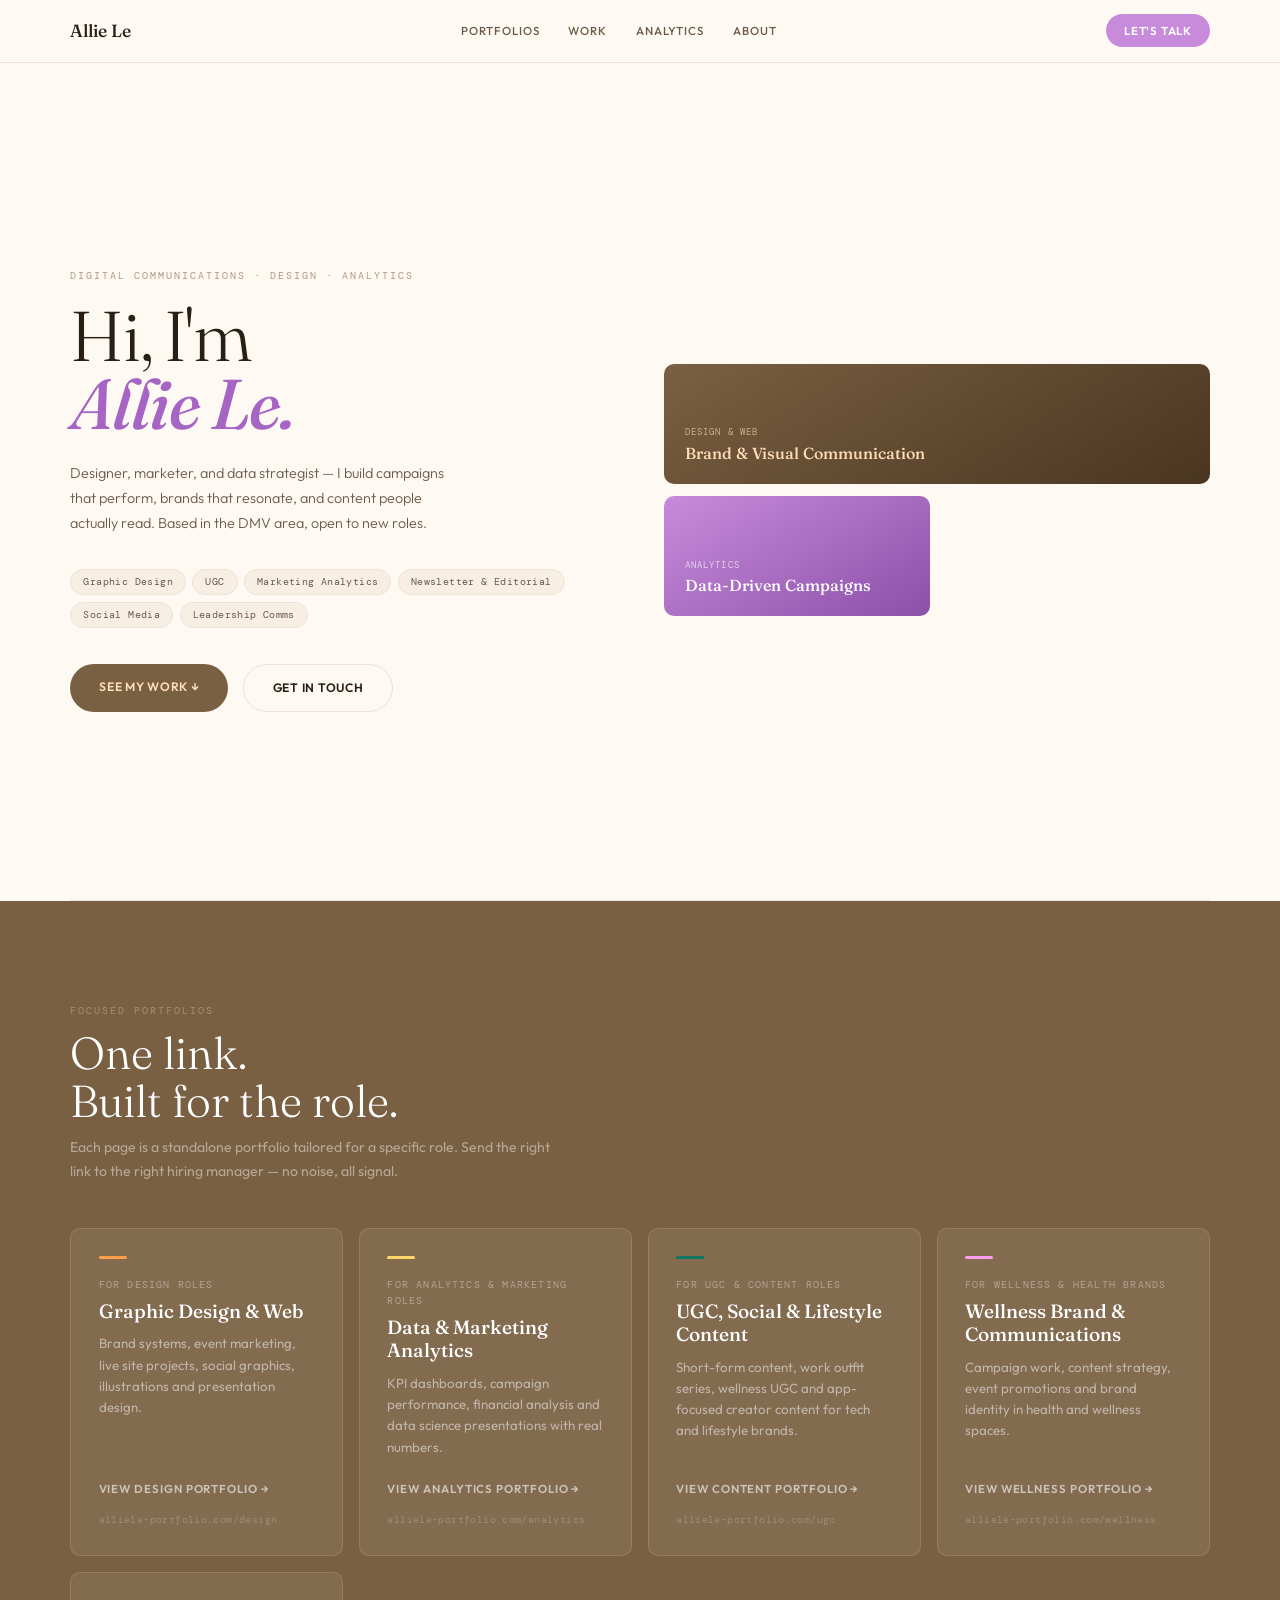
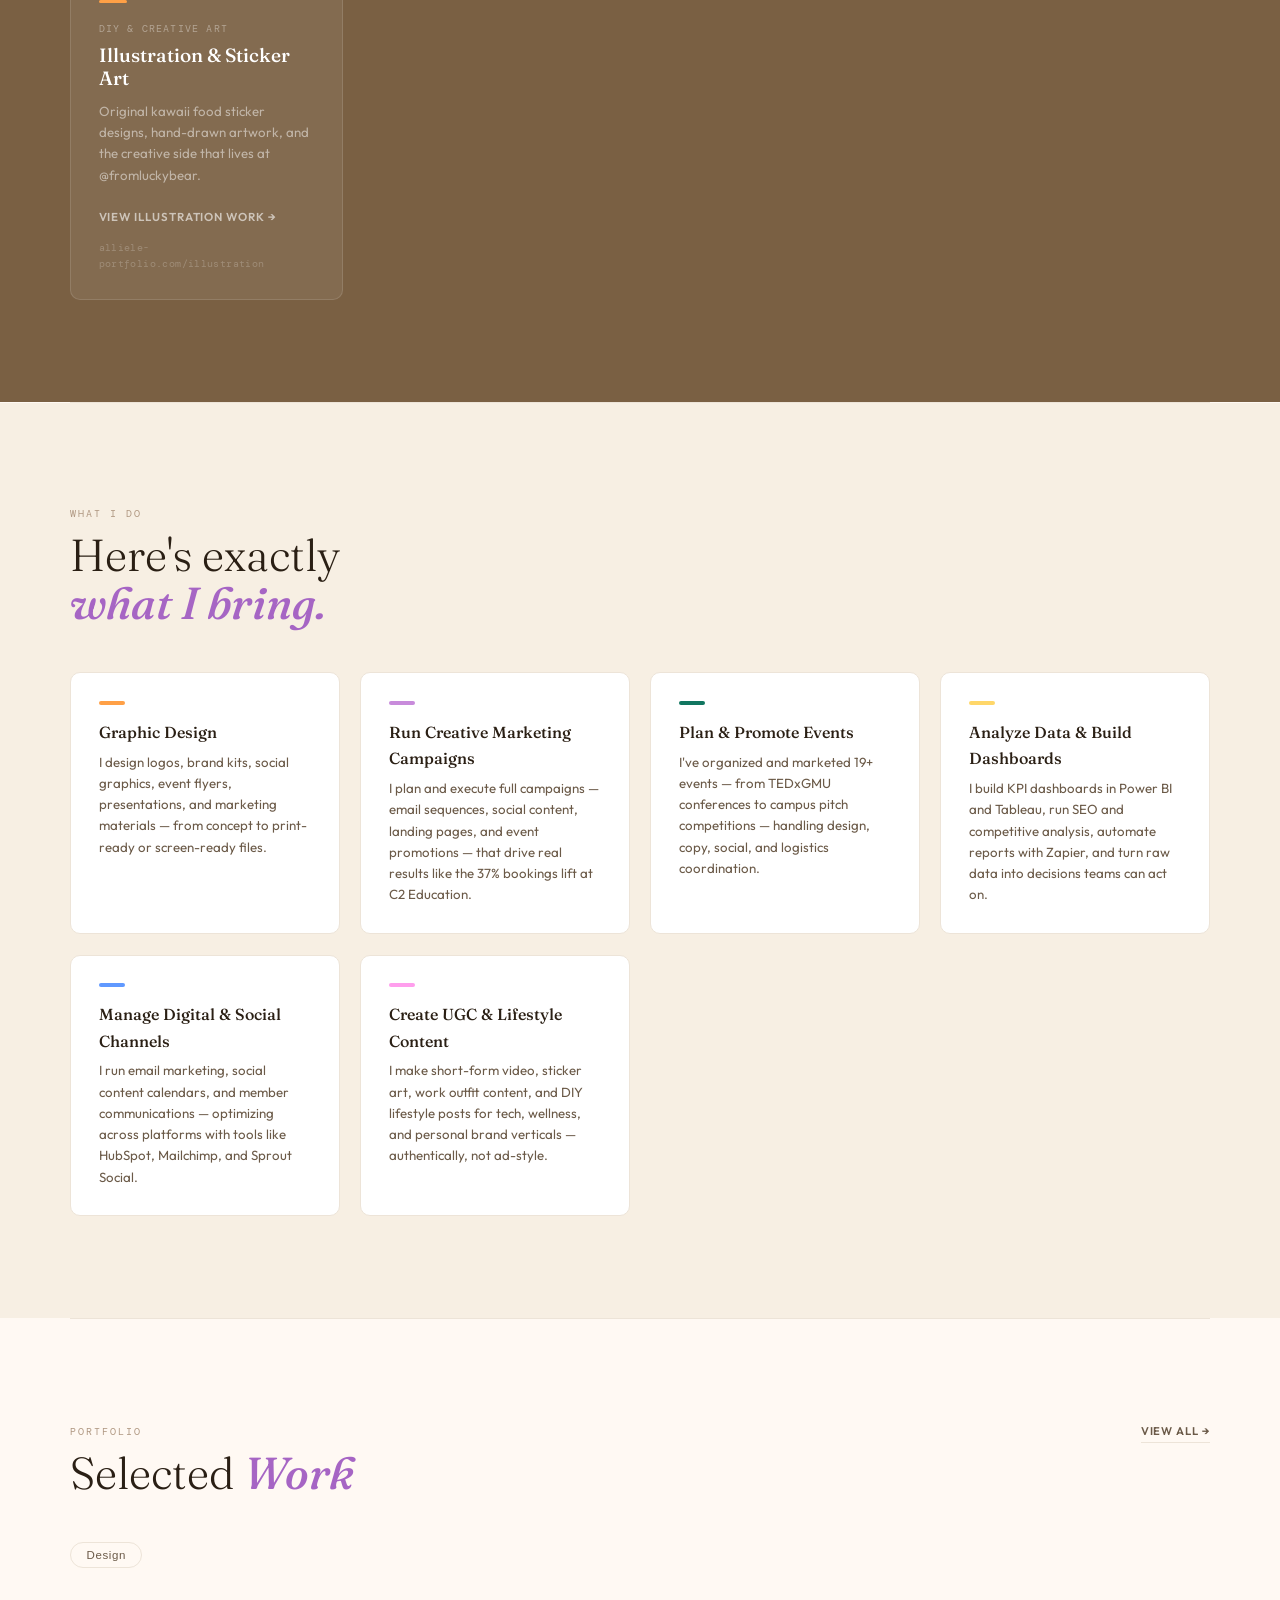
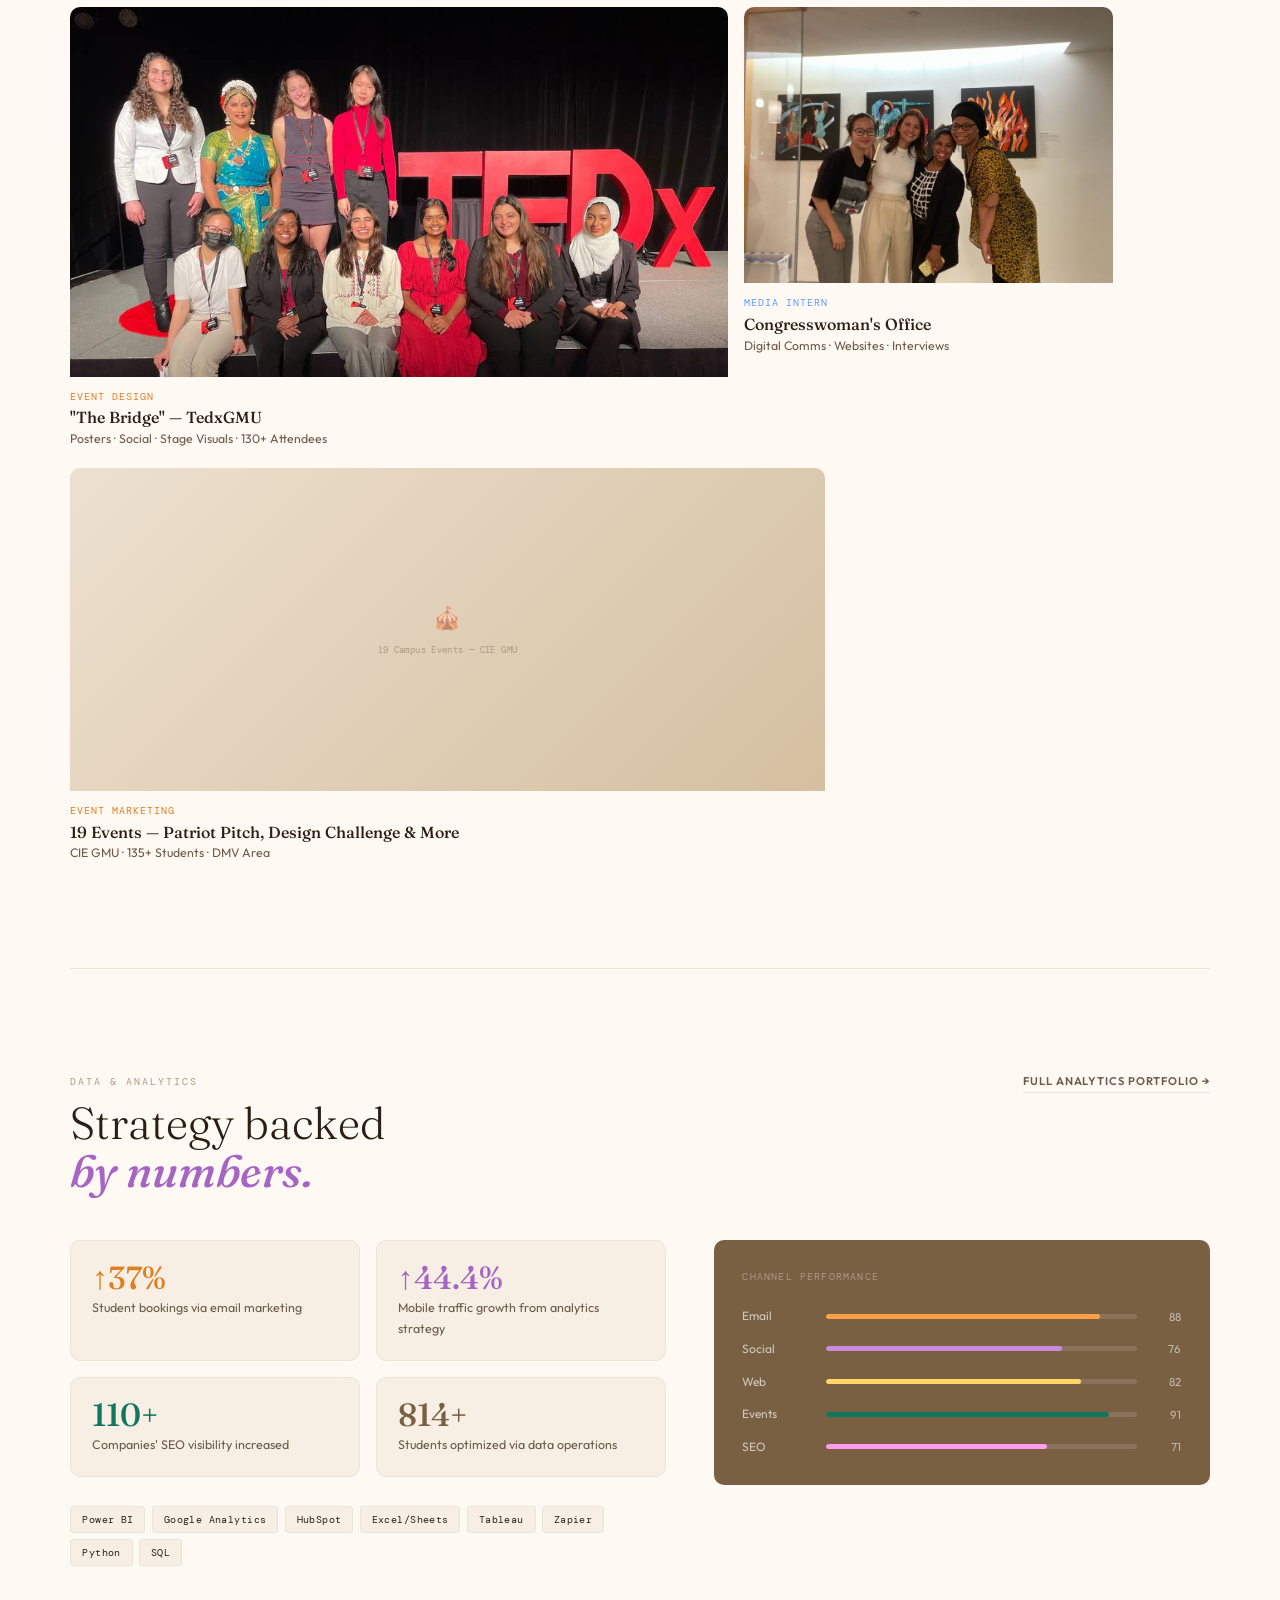
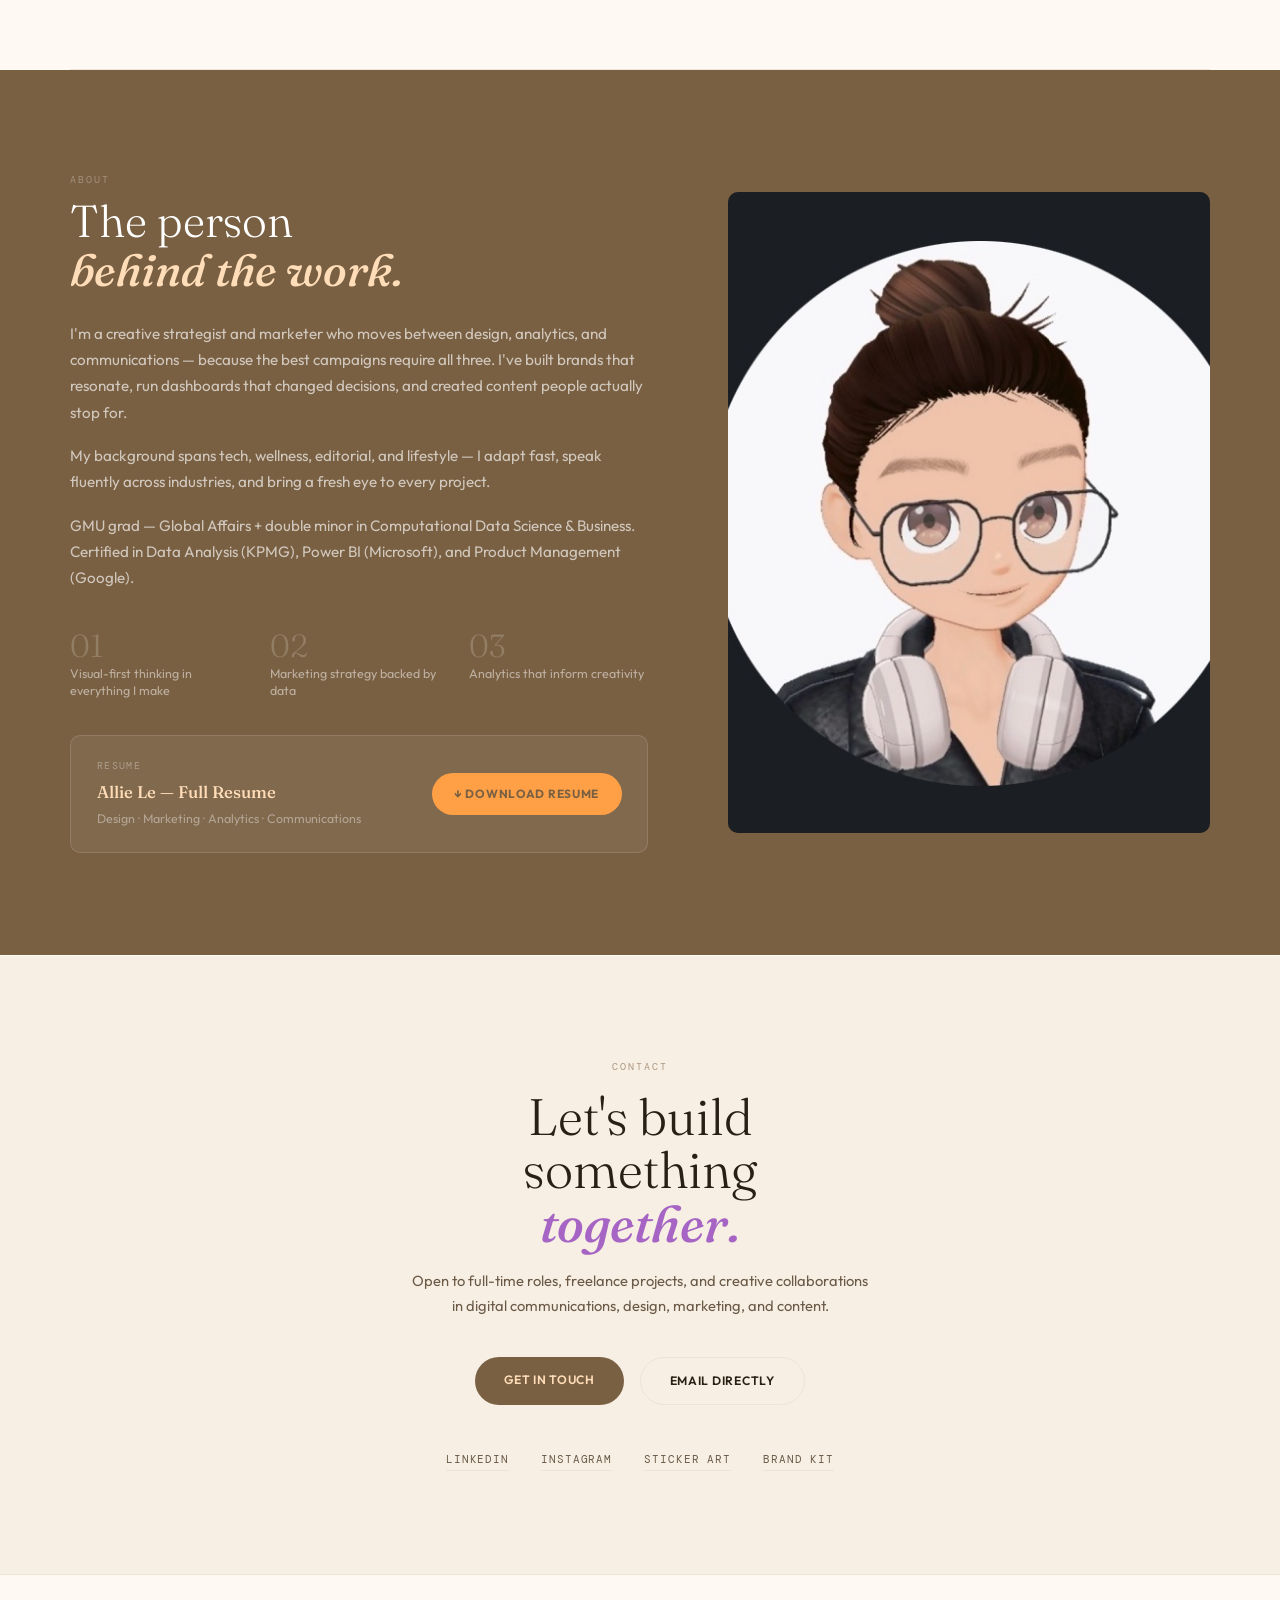
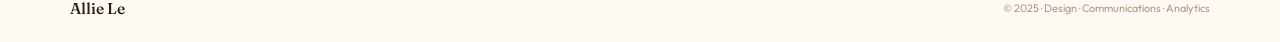
<file: index.html>
<!DOCTYPE html>
<html lang="en">
<head>
  <meta charset="UTF-8"/>
  <meta name="viewport" content="width=device-width,initial-scale=1.0"/>
  <title>Allie Le — Creative Strategy, Design & Analytics</title>
  <link rel="preconnect" href="https://fonts.googleapis.com"/>
  <link rel="preconnect" href="https://fonts.gstatic.com" crossorigin/>
  <link href="https://fonts.googleapis.com/css2?family=Fraunces:ital,wght@0,300;0,500;0,700;1,300;1,500&family=Outfit:wght@300;400;500;600&family=DM+Mono:wght@400&display=swap" rel="stylesheet"/>
  <style>
/* === BRAND CSS INLINED === */
/* ═══════════════════════════════════════════════════════════
   ALLIE LE — BRAND KIT v2
   Base: Warm Brown · Lilac · Orange · Peach
   Pops: Teal · Yellow · Green · Rose
   Source: Looka Quirky Brand Palettes
   ═══════════════════════════════════════════════════════════ */

:root {

  /* ── PRIMARY PALETTE (bottom-left from Looka) ── */
  --brown:        #7A6043;   /* warm anchor — headers, dark text */
  --brown-dk:     #5C4730;   /* deeper brown for hover */
  --brown-lt:     #EDE0CF;   /* pale brown tint */

  --lilac:        #C88BDB;   /* primary accent — lilac/purple */
  --lilac-dk:     #A665C4;   /* deeper lilac */
  --lilac-lt:     #F3E4FA;   /* soft lilac tint */
  --lilac-line:   #DFB8F0;   /* lilac border */

  --orange:       #FFA046;   /* secondary accent — warm orange */
  --orange-dk:    #E07E20;   /* deeper orange */
  --orange-lt:    #FFF0DC;   /* orange tint */
  --orange-line:  #FFD09A;   /* orange border */

  --peach:        #FFDDB8;   /* background accent — soft peach */
  --cream:        #FFF9F3;   /* page background */
  --cream-dk:     #F7EFE3;   /* card/section background */
  --cream-line:   #EDE4D8;   /* dividers */

  /* ── POP COLORS (pulled from other Looka palettes) ── */
  --teal:         #117660;   /* pop — teal green */
  --teal-lt:      #D4F0E8;
  --yellow:       #FFD769;   /* pop — golden yellow */
  --yellow-lt:    #FFF8DC;
  --forest:       #4F6E3B;   /* pop — olive/forest */
  --rose:         #FF9EED;   /* pop — playful rose pink */
  --cobalt:       #6099FF;   /* pop — bright blue */

  /* ── INK / NEUTRALS ── */
  --ink:          #2A1F14;   /* warm near-black */
  --ink-mid:      #6B5A48;   /* body text */
  --ink-lt:       #B09882;   /* captions, labels */
  --white:        #FFFFFF;

  /* ── SEMANTIC ALIASES ── */
  --bg:           var(--cream);
  --bg-card:      var(--white);
  --bg-section:   var(--cream-dk);
  --bg-dark:      var(--brown);

  --text:         var(--ink);
  --text-mid:     var(--ink-mid);
  --text-lt:      var(--ink-lt);

  --accent:       var(--lilac);
  --accent-dk:    var(--lilac-dk);
  --accent2:      var(--orange);
  --accent2-dk:   var(--orange-dk);

  --border:       var(--cream-line);
  --border-focus: var(--lilac);

  /* ── TYPOGRAPHY ── */
  --font-display: 'Fraunces', Georgia, serif;
  --font-body:    'Outfit', system-ui, sans-serif;
  --font-mono:    'DM Mono', 'Courier New', monospace;

  /* ── SPACING ── */
  --pad:          clamp(1.4rem, 5.5vw, 4.5rem);
  --radius:       10px;
  --radius-lg:    16px;
  --radius-pill:  100px;
}

/* ── BASE RESETS ── */
*, *::before, *::after { box-sizing: border-box; margin: 0; padding: 0; }
html { scroll-behavior: smooth; -webkit-text-size-adjust: 100%; }
body {
  font-family: var(--font-body);
  background: var(--bg);
  color: var(--text);
  font-size: clamp(14px, 1vw, 16px);
  line-height: 1.65;
  overflow-x: hidden;
}
::selection { background: var(--lilac); color: #fff; }
img { display: block; max-width: 100%; }

/* ── SHARED NAV ── */
.al-nav {
  position: fixed; top: 0; left: 0; right: 0; z-index: 100;
  display: flex; align-items: center; justify-content: space-between;
  padding: .9rem var(--pad);
  background: rgba(255,249,243,.95);
  backdrop-filter: blur(14px);
  border-bottom: 1px solid var(--border);
}
.al-nav-logo {
  font-family: var(--font-display); font-size: 1.1rem; font-weight: 500;
  text-decoration: none; color: var(--ink);
}
.al-nav-back {
  font-size: .7rem; font-weight: 500; letter-spacing: .1em;
  text-transform: uppercase; text-decoration: none; color: var(--text-mid);
  transition: color .2s;
}
.al-nav-back:hover { color: var(--lilac-dk); }
.al-nav-cta {
  font-size: .7rem; font-weight: 600; letter-spacing: .07em;
  text-transform: uppercase; padding: .44rem 1.1rem;
  background: var(--lilac); color: #fff;
  border-radius: var(--radius-pill); text-decoration: none;
  transition: background .2s, transform .15s;
}
.al-nav-cta:hover { background: var(--lilac-dk); transform: translateY(-1px); }

/* ── BUTTONS ── */
.btn-primary {
  display: inline-block; padding: .82rem 1.8rem;
  background: var(--brown); color: var(--white);
  font-family: var(--font-body); font-size: .78rem; font-weight: 600;
  letter-spacing: .06em; text-transform: uppercase;
  text-decoration: none; border-radius: var(--radius-pill);
  border: none; cursor: pointer;
  transition: background .2s, transform .15s;
}
.btn-primary:hover { background: var(--brown-dk); transform: translateY(-1px); }

.btn-lilac {
  display: inline-block; padding: .82rem 1.8rem;
  background: var(--lilac); color: #fff;
  font-family: var(--font-body); font-size: .78rem; font-weight: 600;
  letter-spacing: .06em; text-transform: uppercase;
  text-decoration: none; border-radius: var(--radius-pill);
  border: none; cursor: pointer;
  transition: background .2s, transform .15s;
}
.btn-lilac:hover { background: var(--lilac-dk); transform: translateY(-1px); }

.btn-orange {
  display: inline-block; padding: .82rem 1.8rem;
  background: var(--orange); color: var(--brown);
  font-family: var(--font-body); font-size: .78rem; font-weight: 700;
  letter-spacing: .06em; text-transform: uppercase;
  text-decoration: none; border-radius: var(--radius-pill);
  border: none; cursor: pointer;
  transition: background .2s, transform .15s;
}
.btn-orange:hover { background: var(--orange-dk); color: #fff; transform: translateY(-1px); }

.btn-outline {
  display: inline-block; padding: .82rem 1.8rem;
  border: 1.5px solid var(--cream-line); color: var(--ink);
  font-family: var(--font-body); font-size: .78rem; font-weight: 600;
  letter-spacing: .06em; text-transform: uppercase;
  text-decoration: none; border-radius: var(--radius-pill);
  background: transparent;
  transition: border-color .2s, color .2s;
}
.btn-outline:hover { border-color: var(--lilac); color: var(--lilac-dk); }

/* ── EYEBROW LABELS ── */
.eyebrow {
  font-family: var(--font-mono); font-size: .62rem;
  letter-spacing: .2em; text-transform: uppercase; color: var(--ink-lt);
  margin-bottom: .55rem;
}
.eyebrow-lilac  { color: var(--lilac-dk); }
.eyebrow-orange { color: var(--orange-dk); }
.eyebrow-teal   { color: var(--teal); }

/* ── DIVIDER ── */
.al-divider { height: 1px; background: var(--border); }
.al-divider-pad { margin: 0 var(--pad); }

/* ── CHIP / TAG ── */
.al-chip {
  display: inline-block; font-family: var(--font-mono); font-size: .62rem;
  letter-spacing: .04em; padding: .26rem .75rem;
  border-radius: var(--radius-pill);
  background: var(--cream-dk); border: 1px solid var(--border);
  color: var(--ink-mid);
}
.al-chip-lilac  { background: var(--lilac-lt);  border-color: var(--lilac-line);  color: var(--lilac-dk); }
.al-chip-orange { background: var(--orange-lt); border-color: var(--orange-line); color: var(--orange-dk); }
.al-chip-teal   { background: var(--teal-lt);   border-color: #9AD8C8;            color: var(--teal); }

/* ── CARD ── */
.al-card {
  background: var(--bg-card); border: 1px solid var(--border);
  border-radius: var(--radius); overflow: hidden;
  transition: transform .3s, box-shadow .3s;
}
.al-card:hover {
  transform: translateY(-4px);
  box-shadow: 0 16px 44px rgba(122,96,67,.1);
}

/* ── AVAILABILITY DOT ── */
.avail-dot {
  display: inline-block; width: 7px; height: 7px;
  border-radius: 50%; background: #4ade80;
  animation: avail-pulse 2s ease-in-out infinite;
}
@keyframes avail-pulse {
  0%,100% { box-shadow: 0 0 0 0 rgba(74,222,128,.45); }
  50%      { box-shadow: 0 0 0 5px rgba(74,222,128,0); }
}

/* ── FOOTER ── */
.al-footer {
  border-top: 1px solid var(--border);
  padding: 1.3rem var(--pad);
  display: flex; justify-content: space-between;
  align-items: center; flex-wrap: wrap; gap: 1rem;
}
.al-footer-name {
  font-family: var(--font-display); font-size: .98rem; font-weight: 500;
}
.al-footer-note { font-size: .68rem; color: var(--ink-lt); }

/* ── FADE-UP ── */
.fu {
  opacity: 0; transform: translateY(20px);
  transition: opacity .65s ease, transform .65s ease;
}
.fu.vis { opacity: 1; transform: none; }

/* ── FADE STAGGER HELPERS ── */
.fu-1 { transition-delay: .1s; }
.fu-2 { transition-delay: .2s; }
.fu-3 { transition-delay: .3s; }
.fu-4 { transition-delay: .4s; }

/* === END BRAND CSS === */
</style>
  <style>
    /* ── NAV ── */
    nav {
      position: fixed; top: 0; left: 0; right: 0; z-index: 100;
      display: flex; align-items: center; justify-content: space-between;
      padding: .9rem var(--pad);
      background: rgba(255,249,243,.95); backdrop-filter: blur(14px);
      border-bottom: 1px solid var(--border);
    }
    .nav-logo { font-family: var(--font-display); font-size: 1.1rem; font-weight: 500; text-decoration: none; color: var(--ink); }
    .nav-links { display: flex; gap: 1.8rem; list-style: none; }
    .nav-links a { font-size: .72rem; font-weight: 500; letter-spacing: .08em; text-transform: uppercase; text-decoration: none; color: var(--ink-mid); transition: color .2s; }
    .nav-links a:hover { color: var(--lilac-dk); }
    .nav-cta { font-size: .72rem; font-weight: 600; letter-spacing: .07em; text-transform: uppercase; padding: .44rem 1.1rem; background: var(--lilac); color: #fff; border-radius: var(--radius-pill); text-decoration: none; transition: background .2s; }
    .nav-cta:hover { background: var(--lilac-dk); }

    /* ── HERO ── */
    #hero {
      min-height: 100vh;
      padding: 0 var(--pad); padding-top: 5rem;
      display: grid; grid-template-columns: 1fr 1fr;
      align-items: center; gap: 3rem;
      background: var(--cream);
    }
    .h-eye { font-family: var(--font-mono); font-size: .62rem; letter-spacing: .2em; text-transform: uppercase; color: var(--ink-lt); margin-bottom: 1.1rem; }
    .h-title { font-family: var(--font-display); font-size: clamp(3rem, 5.5vw, 5.8rem); font-weight: 300; line-height: .97; letter-spacing: -.02em; margin-bottom: 1.4rem; }
    .h-title em { font-style: italic; font-weight: 500; color: var(--lilac-dk); }
    .h-desc { font-size: clamp(.9rem, 1.1vw, 1rem); color: var(--ink-mid); max-width: 44ch; line-height: 1.75; font-weight: 300; margin-bottom: 2rem; }
    .h-tags { display: flex; flex-wrap: wrap; gap: .4rem; margin-bottom: 2.2rem; }
    .h-tag { font-family: var(--font-mono); font-size: .62rem; letter-spacing: .04em; padding: .26rem .75rem; border-radius: var(--radius-pill); background: var(--cream-dk); border: 1px solid var(--border); color: var(--ink-mid); }
    .h-btns { display: flex; gap: .9rem; flex-wrap: wrap; }
    .btn-p { padding: .82rem 1.8rem; background: var(--brown); color: var(--peach); font-family: var(--font-body); font-size: .76rem; font-weight: 600; letter-spacing: .06em; text-transform: uppercase; text-decoration: none; border-radius: var(--radius-pill); transition: background .2s; }
    .btn-p:hover { background: var(--brown-dk); }
    .btn-g { padding: .82rem 1.8rem; border: 1.5px solid var(--border); color: var(--ink); font-family: var(--font-body); font-size: .76rem; font-weight: 600; letter-spacing: .06em; text-transform: uppercase; text-decoration: none; border-radius: var(--radius-pill); transition: border-color .2s, color .2s; }
    .btn-g:hover { border-color: var(--lilac); color: var(--lilac-dk); }

    /* hero right — floating cards */
    .h-cards { display: grid; grid-template-columns: 1fr 1fr; gap: .8rem; }
    .hc { border-radius: var(--radius); overflow: hidden; cursor: pointer; transition: transform .3s; }
    .hc:hover { transform: translateY(-5px); }
    .hc:first-child { grid-column: span 2; }
    .hc-body { padding: 1.3rem; min-height: 120px; display: flex; flex-direction: column; justify-content: flex-end; }
    .hc-eye { font-family: var(--font-mono); font-size: .58rem; letter-spacing: .12em; text-transform: uppercase; opacity: .65; margin-bottom: .22rem; }
    .hc-name { font-family: var(--font-display); font-size: 1rem; font-weight: 500; line-height: 1.2; }
    .hc1 { background: linear-gradient(148deg, #7A6043, #4A3520); color: var(--peach); }
    .hc2 { background: linear-gradient(148deg, #C88BDB, #8B50A8); color: #fff; }
    .hc3 { background: linear-gradient(148deg, #FFA046, #CC6A00); color: #fff; }

    /* ── SECTION ── */
    section { padding: clamp(4rem,8vw,7rem) var(--pad); }
    .s-eye { font-family: var(--font-mono); font-size: .62rem; letter-spacing: .2em; text-transform: uppercase; color: var(--ink-lt); margin-bottom: .55rem; }
    .s-title { font-family: var(--font-display); font-size: clamp(1.9rem,3.5vw,3.2rem); font-weight: 300; line-height: 1.08; }
    .s-title em { font-style: italic; font-weight: 500; color: var(--lilac-dk); }
    .s-hdr { display: flex; align-items: baseline; justify-content: space-between; gap: 2rem; margin-bottom: clamp(2rem,3.5vw,3.5rem); }
    .s-link { font-size: .7rem; font-weight: 600; letter-spacing: .08em; text-transform: uppercase; color: var(--ink-mid); text-decoration: none; border-bottom: 1px solid var(--border); padding-bottom: 2px; white-space: nowrap; transition: color .2s, border-color .2s; }
    .s-link:hover { color: var(--lilac-dk); border-color: var(--lilac); }
    .div { height: 1px; background: var(--border); margin: 0 var(--pad); }

    /* ── TRACK CARDS ── */
    #tracks { background: var(--brown); }
    .tr-eye { color: rgba(255,255,255,.3); }
    .tr-title { color: #fff; margin-bottom: .7rem; }
    .tr-sub { color: rgba(255,255,255,.45); font-size: .88rem; max-width: 54ch; margin-bottom: clamp(2rem,3.5vw,3rem); line-height: 1.65; }
    .tr-grid { display: grid; grid-template-columns: repeat(auto-fit, minmax(260px,1fr)); gap: 1rem; }
    .tc {
      background: rgba(255,255,255,.07); border: 1px solid rgba(255,255,255,.12);
      border-radius: var(--radius); padding: 1.7rem; text-decoration: none; color: #fff;
      display: flex; flex-direction: column; transition: background .25s, transform .25s, border-color .25s;
    }
    .tc:hover { transform: translateY(-4px); border-color: rgba(255,255,255,.25); background: rgba(255,255,255,.11); }
    .tc-bar { width: 28px; height: 3px; border-radius: 2px; margin-bottom: 1.1rem; }
    .tc-role { font-family: var(--font-mono); font-size: .62rem; letter-spacing: .12em; text-transform: uppercase; opacity: .38; margin-bottom: .45rem; }
    .tc-name { font-family: var(--font-display); font-size: 1.2rem; font-weight: 500; margin-bottom: .65rem; line-height: 1.2; }
    .tc-desc { font-size: .83rem; color: rgba(255,255,255,.5); line-height: 1.6; margin-bottom: 1.3rem; flex: 1; }
    .tc-cta { font-size: .72rem; font-weight: 600; letter-spacing: .08em; text-transform: uppercase; opacity: .6; transition: opacity .2s; }
    .tc:hover .tc-cta { opacity: 1; }
    .tc-url { font-family: var(--font-mono); font-size: .6rem; opacity: .22; margin-top: .9rem; letter-spacing: .04em; }

    /* ── EXPERTISE ── */
    #expertise { background: var(--cream-dk); }
    .exp-grid { display: grid; grid-template-columns: repeat(auto-fit, minmax(240px,1fr)); gap: 1.3rem; }
    .exp-grid { display: grid; grid-template-columns: repeat(auto-fit, minmax(240px,1fr)); gap: 1.3rem; }
    .exp-card { background: var(--white); border: 1px solid var(--border); border-radius: var(--radius); padding: 1.7rem; transition: transform .25s, box-shadow .25s; }
    .exp-card:hover { transform: translateY(-3px); box-shadow: 0 14px 40px rgba(122,96,67,.09); }
    .ec-dot { width: 26px; height: 4px; border-radius: 2px; margin-bottom: .9rem; }
    .ec-t { font-family: var(--font-display); font-size: 1rem; font-weight: 500; margin-bottom: .4rem; }
    .ec-d { font-size: .83rem; color: var(--ink-mid); line-height: 1.6; }

    /* ── WORK GRID ── */
    #work {}
    .wfilters { display: flex; gap: .45rem; flex-wrap: wrap; margin-bottom: 2.4rem; }
    .wf { font-size: .72rem; font-weight: 500; letter-spacing: .05em; padding: .38rem .95rem; border-radius: var(--radius-pill); border: 1.5px solid var(--border); background: transparent; cursor: pointer; transition: all .2s; color: var(--ink-mid); }
    .wf.on, .wf:hover { background: var(--brown); border-color: var(--brown); color: var(--peach); }
    .wgrid { display: grid; grid-template-columns: repeat(12,1fr); gap: 1rem; }
    .wi { border-radius: var(--radius); overflow: hidden; cursor: pointer; position: relative; transition: transform .3s; }
    .wi:hover { transform: scale(1.015); }
    .wi:hover .wov { opacity: 1; }
    .w7 { grid-column: span 7; } .w5 { grid-column: span 5; } .w4 { grid-column: span 4; } .w8 { grid-column: span 8; } .w6 { grid-column: span 6; }
    .wthumb { width: 100%; aspect-ratio: 16/9; display: flex; align-items: center; justify-content: center; flex-direction: column; gap: .4rem; position: relative; }
    .w5 .wthumb, .w4 .wthumb { aspect-ratio: 4/3; }
    .wov { position: absolute; inset: 0; background: rgba(42,31,20,.38); opacity: 0; transition: opacity .3s; display: flex; align-items: center; justify-content: center; }
    .wov span { color: #fff; font-size: .7rem; font-weight: 600; letter-spacing: .1em; text-transform: uppercase; border: 1.5px solid rgba(255,255,255,.75); padding: .4rem 1rem; border-radius: var(--radius-pill); }
    .wph { font-size: 1.4rem; opacity: .45; }
    .wht { font-family: var(--font-mono); font-size: .58rem; color: var(--ink-lt); letter-spacing: .04em; }
    .wmeta { padding: .75rem 0 .15rem; }
    .wcat { font-family: var(--font-mono); font-size: .6rem; letter-spacing: .1em; text-transform: uppercase; margin-bottom: .18rem; }
    .wname { font-family: var(--font-display); font-size: 1rem; font-weight: 500; line-height: 1.25; }
    .wsub { font-size: .77rem; color: var(--ink-mid); margin-top: .1rem; }
    .bg-br { background: linear-gradient(135deg,#EDE0CF,#D4BFA0); }
    .bg-li { background: linear-gradient(135deg,#F3E4FA,#DFB8F0); }
    .bg-or { background: linear-gradient(135deg,#FFF0DC,#FFD09A); }
    .bg-te { background: linear-gradient(135deg,#D4F0E8,#9AD8C8); }
    .bg-ye { background: linear-gradient(135deg,#FFF8DC,#FFE88A); }

    /* ── ANALYTICS ── */
    .an-layout { display: grid; grid-template-columns: 1.2fr 1fr; gap: 3rem; align-items: start; }
    .st-grid { display: grid; grid-template-columns: 1fr 1fr; gap: 1rem; margin-bottom: 1.8rem; }
    .st-card { background: var(--cream-dk); border: 1px solid var(--border); border-radius: var(--radius); padding: 1.3rem; }
    .st-n { font-family: var(--font-display); font-size: clamp(1.6rem,2.5vw,2.2rem); font-weight: 500; line-height: 1; margin-bottom: .25rem; }
    .st-l { font-size: .78rem; color: var(--ink-mid); }
    .an-vis { background: var(--brown); border-radius: var(--radius); padding: 1.8rem; color: #fff; }
    .ch-ttl { font-family: var(--font-mono); font-size: .62rem; letter-spacing: .12em; text-transform: uppercase; opacity: .35; margin-bottom: 1.3rem; }
    .b-chart { display: flex; flex-direction: column; gap: .8rem; }
    .b-row { display: flex; align-items: center; gap: .75rem; }
    .b-lbl { font-size: .75rem; width: 72px; flex-shrink: 0; opacity: .65; }
    .b-track { flex: 1; height: 5px; background: rgba(255,255,255,.12); border-radius: 3px; overflow: hidden; }
    .b-fill { height: 100%; border-radius: 3px; }
    .b-val { font-size: .72rem; opacity: .55; width: 32px; text-align: right; }
    .tool-list { display: flex; flex-wrap: wrap; gap: .4rem; margin-top: 1.7rem; }
    .tool { font-family: var(--font-mono); font-size: .65rem; letter-spacing: .04em; padding: .24rem .68rem; border-radius: 3px; background: var(--cream-dk); border: 1px solid var(--border); }

    /* ── ABOUT ── */
    #about { background: var(--brown); color: #fff; }
    .ab-layout { display: grid; grid-template-columns: 1.2fr 1fr; gap: 5rem; align-items: center; }
    .ab-p { color: rgba(255,255,255,.65); margin-bottom: 1.1rem; font-size: .95rem; line-height: 1.72; }
    .ab-photo { aspect-ratio: 3/4; background: rgba(255,255,255,.07); border-radius: var(--radius); display: flex; align-items: center; justify-content: center; }
    .ab-hint { font-size: .75rem; opacity: .25; text-align: center; padding: 2rem; font-family: var(--font-mono); letter-spacing: .05em; }
    .vals { display: grid; grid-template-columns: repeat(3,1fr); gap: 1.3rem; margin-top: 2.4rem; }
    .val-n { font-family: var(--font-display); font-size: 2rem; font-weight: 300; opacity: .18; line-height: 1; margin-bottom: .18rem; }
    .val-l { font-size: .78rem; color: rgba(255,255,255,.5); line-height: 1.4; }

    /* ── CONTACT SECTION ── */
    #contact { text-align: center; background: var(--cream-dk); }
    .ct-title { font-family: var(--font-display); font-size: clamp(2rem,4vw,3.4rem); font-weight: 300; max-width: 14ch; margin: 0 auto 1.1rem; line-height: 1.05; }
    .ct-title em { font-style: italic; font-weight: 500; color: var(--lilac-dk); }
    .ct-sub { color: var(--ink-mid); max-width: 46ch; margin: 0 auto 2.4rem; font-size: .92rem; line-height: 1.7; }
    .ct-btns { display: flex; justify-content: center; gap: 1rem; flex-wrap: wrap; margin-bottom: 2.8rem; }
    .ct-links { display: flex; justify-content: center; gap: 2rem; flex-wrap: wrap; }
    .ct-lnk { font-family: var(--font-mono); font-size: .7rem; letter-spacing: .08em; text-transform: uppercase; color: var(--ink-mid); text-decoration: none; border-bottom: 1px solid var(--border); padding-bottom: 2px; transition: color .2s, border-color .2s; }
    .ct-lnk:hover { color: var(--lilac-dk); border-color: var(--lilac); }

    /* footer */
    footer { border-top: 1px solid var(--border); padding: 1.3rem var(--pad); display: flex; justify-content: space-between; align-items: center; flex-wrap: wrap; gap: 1rem; }
    .fn { font-family: var(--font-display); font-size: .98rem; font-weight: 500; }
    .ft { font-size: .68rem; color: var(--ink-lt); }

    /* modal */
    .mb { position: fixed; inset: 0; background: rgba(42,31,20,.55); z-index: 400; display: flex; align-items: center; justify-content: center; padding: 2rem; opacity: 0; pointer-events: none; transition: opacity .3s; }
    .mb.open { opacity: 1; pointer-events: all; }
    .modal { background: var(--white); border-radius: var(--radius); max-width: 640px; width: 100%; padding: 2.4rem; transform: translateY(20px); transition: transform .3s; max-height: 90vh; overflow-y: auto; }
    .mb.open .modal { transform: translateY(0); }
    .mcl { float: right; background: none; border: none; font-size: 1.2rem; cursor: pointer; color: var(--ink-lt); transition: color .2s; }
    .mcl:hover { color: var(--ink); }
    .m-cat { font-family: var(--font-mono); font-size: .62rem; letter-spacing: .12em; text-transform: uppercase; margin-bottom: .5rem; }
    .m-tt { font-family: var(--font-display); font-size: 1.5rem; font-weight: 500; margin-bottom: .3rem; line-height: 1.15; }
    .m-role { font-family: var(--font-mono); font-size: .65rem; color: var(--ink-lt); margin-bottom: 1.1rem; }
    .m-body { font-size: .87rem; color: var(--ink-mid); line-height: 1.75; }
    .m-body p { margin-bottom: .75rem; }
    .m-body strong { color: var(--ink); font-weight: 600; }
    .m-chips { display: flex; flex-wrap: wrap; gap: .35rem; margin-top: .9rem; }
    .m-chip { font-size: .64rem; font-weight: 500; padding: .2rem .62rem; border-radius: var(--radius-pill); background: var(--cream-dk); border: 1px solid var(--border); }
    .uph { background: var(--cream-dk); border: 1.5px dashed var(--border); border-radius: var(--radius); padding: 1rem; margin-top: 1rem; text-align: center; font-size: .76rem; color: var(--ink-lt); font-family: var(--font-mono); letter-spacing: .04em; line-height: 1.6; }

    @media(max-width:900px) {
      #hero, .wr-layout, .an-layout, .ab-layout { grid-template-columns: 1fr; gap: 2rem; }
      .h-cards, .ab-photo { display: none; }
      .w7,.w5,.w4,.w8,.w6 { grid-column: span 12; }
    }
    @media(max-width:600px) { .nav-links { display: none; } }
  </style>
</head>
<body>

<!-- NAV -->
<nav>
  <a class="nav-logo" href="index.html">Allie Le</a>
  <ul class="nav-links">
    <li><a href="#tracks">Portfolios</a></li>
    <li><a href="#work">Work</a></li>
    <li><a href="#analytics">Analytics</a></li>
    <li><a href="#about">About</a></li>
  </ul>
  <a class="nav-cta" href="contact.html">Let's Talk</a>
</nav>

<!-- HERO -->
<section id="hero">
  <div class="fu">
    <p class="h-eye">Digital Communications · Design · Analytics</p>
    <h1 class="h-title">Hi, I'm<br><em>Allie Le.</em></h1>
    <p class="h-desc">Designer, marketer, and data strategist — I build campaigns that perform, brands that resonate, and content people actually read. Based in the DMV area, open to new roles.</p>
    <div class="h-tags">
      <span class="h-tag">Graphic Design</span>
      <span class="h-tag">UGC</span>
      <span class="h-tag">Marketing Analytics</span>
      <span class="h-tag">Newsletter & Editorial</span>
      <span class="h-tag">Social Media</span>
      <span class="h-tag">Leadership Comms</span>
    </div>
    <div class="h-btns">
      <a class="btn-p" href="#tracks">See My Work ↓</a>
      <a class="btn-g" href="contact.html">Get in Touch</a>
    </div>
  </div>
  <div class="h-cards">
    <div class="hc hc1" onclick="location.href='design.html'">
      <div class="hc-body"><p class="hc-eye">Design & Web</p><p class="hc-name">Brand & Visual Communication</p></div>
    </div>
    <div class="hc hc2" onclick="location.href='analytics.html'">
      <div class="hc-body"><p class="hc-eye">Analytics</p><p class="hc-name">Data-Driven Campaigns</p></div>
    </div>

  </div>
</section>

<div class="div"></div>

<!-- TRACK CARDS -->
<section id="tracks">
  <p class="s-eye tr-eye fu">Focused Portfolios</p>
  <h2 class="s-title tr-title fu">One link.<br>Built for the role.</h2>
  <p class="tr-sub fu">Each page is a standalone portfolio tailored for a specific role. Send the right link to the right hiring manager — no noise, all signal.</p>
  <div class="tr-grid">
    <a class="tc fu" href="design.html">
      <div class="tc-bar" style="background:var(--orange)"></div>
      <p class="tc-role">For Design Roles</p>
      <p class="tc-name">Graphic Design & Web</p>
      <p class="tc-desc">Brand systems, event marketing, live site projects, social graphics, illustrations and presentation design.</p>
      <span class="tc-cta">View Design Portfolio →</span>
      <p class="tc-url">alliele-portfolio.com/design</p>
    </a>
    <a class="tc fu" href="analytics.html">
      <div class="tc-bar" style="background:var(--yellow)"></div>
      <p class="tc-role">For Analytics & Marketing Roles</p>
      <p class="tc-name">Data & Marketing Analytics</p>
      <p class="tc-desc">KPI dashboards, campaign performance, financial analysis and data science presentations with real numbers.</p>
      <span class="tc-cta">View Analytics Portfolio →</span>
      <p class="tc-url">alliele-portfolio.com/analytics</p>
    </a>
    <a class="tc fu" href="ugc.html">
      <div class="tc-bar" style="background:var(--teal)"></div>
      <p class="tc-role">For UGC & Content Roles</p>
      <p class="tc-name">UGC, Social & Lifestyle Content</p>
      <p class="tc-desc">Short-form content, work outfit series, wellness UGC and app-focused creator content for tech and lifestyle brands.</p>
      <span class="tc-cta">View Content Portfolio →</span>
      <p class="tc-url">alliele-portfolio.com/ugc</p>
    </a>
    <a class="tc fu" href="wellness.html">
      <div class="tc-bar" style="background:var(--rose)"></div>
      <p class="tc-role">For Wellness & Health Brands</p>
      <p class="tc-name">Wellness Brand & Communications</p>
      <p class="tc-desc">Campaign work, content strategy, event promotions and brand identity in health and wellness spaces.</p>
      <span class="tc-cta">View Wellness Portfolio →</span>
      <p class="tc-url">alliele-portfolio.com/wellness</p>
    </a>
    <a class="tc fu" href="illustration.html">
      <div class="tc-bar" style="background:var(--orange)"></div>
      <p class="tc-role">DIY & Creative Art</p>
      <p class="tc-name">Illustration & Sticker Art</p>
      <p class="tc-desc">Original kawaii food sticker designs, hand-drawn artwork, and the creative side that lives at @fromluckybear.</p>
      <span class="tc-cta">View Illustration Work →</span>
      <p class="tc-url">alliele-portfolio.com/illustration</p>
    </a>
  </div>
</section>

<div class="div"></div>

<!-- EXPERTISE -->
<section id="expertise">
  <div class="s-hdr fu">
    <div>
      <p class="s-eye">What I Do</p>
      <h2 class="s-title">Here's exactly<br><em>what I bring.</em></h2>
    </div>
  </div>
  <div class="exp-grid">

    <div class="exp-card fu">
      <div class="ec-dot" style="background:var(--orange)"></div>
      <p class="ec-t">Graphic Design</p>
      <p class="ec-d">I design logos, brand kits, social graphics, event flyers, presentations, and marketing materials — from concept to print-ready or screen-ready files.</p>
    </div>

    <div class="exp-card fu">
      <div class="ec-dot" style="background:var(--lilac)"></div>
      <p class="ec-t">Run Creative Marketing Campaigns</p>
      <p class="ec-d">I plan and execute full campaigns — email sequences, social content, landing pages, and event promotions — that drive real results like the 37% bookings lift at C2 Education.</p>
    </div>

    <div class="exp-card fu">
      <div class="ec-dot" style="background:var(--teal)"></div>
      <p class="ec-t">Plan & Promote Events</p>
      <p class="ec-d">I've organized and marketed 19+ events — from TEDxGMU conferences to campus pitch competitions — handling design, copy, social, and logistics coordination.</p>
    </div>

    <div class="exp-card fu">
      <div class="ec-dot" style="background:var(--yellow)"></div>
      <p class="ec-t">Analyze Data & Build Dashboards</p>
      <p class="ec-d">I build KPI dashboards in Power BI and Tableau, run SEO and competitive analysis, automate reports with Zapier, and turn raw data into decisions teams can act on.</p>
    </div>

    <div class="exp-card fu">
      <div class="ec-dot" style="background:var(--cobalt)"></div>
      <p class="ec-t">Manage Digital & Social Channels</p>
      <p class="ec-d">I run email marketing, social content calendars, and member communications — optimizing across platforms with tools like HubSpot, Mailchimp, and Sprout Social.</p>
    </div>

    <div class="exp-card fu">
      <div class="ec-dot" style="background:var(--rose)"></div>
      <p class="ec-t">Create UGC & Lifestyle Content</p>
      <p class="ec-d">I make short-form video, sticker art, work outfit content, and DIY lifestyle posts for tech, wellness, and personal brand verticals — authentically, not ad-style.</p>
    </div>

  </div>
</section>

<div class="div"></div>

<!-- WORK GRID -->
<section id="work">
  <div class="s-hdr fu">
    <div><p class="s-eye">Portfolio</p><h2 class="s-title">Selected <em>Work</em></h2></div>
    <a class="s-link" href="design.html">View All →</a>
  </div>
  <div class="wfilters" id="wf">
    <button class="wf" data-f="design">Design</button>
  </div>
  <div class="wgrid">
    <div class="wi w7 fu" data-cat="design" onclick="openM('tedx')"><div class="wthumb" style="position:relative;overflow:hidden"><img src="[data-uri]" alt="TedxGMU" style="width:100%;height:100%;object-fit:cover;object-position:top"/><div class="wov"><span>View</span></div></div><div class="wmeta"><p class="wcat" style="color:var(--orange-dk)">Event Design</p><p class="wname">"The Bridge" — TedxGMU</p><p class="wsub">Posters · Social · Stage Visuals · 130+ Attendees</p></div></div>
    <div class="wi w4 fu" data-cat="design" onclick="openM('congress')"><div class="wthumb" style="position:relative;overflow:hidden"><img src="[data-uri]" alt="Congressional Media Internship" style="width:100%;height:100%;object-fit:cover;object-position:center top"/><div class="wov"><span>View</span></div></div><div class="wmeta"><p class="wcat" style="color:var(--cobalt)">Media Intern</p><p class="wname">Congresswoman's Office</p><p class="wsub">Digital Comms · Websites · Interviews</p></div></div>
    <div class="wi w8 fu" data-cat="design" onclick="openM('cie')"><div class="wthumb bg-br" style="aspect-ratio:21/9"><p class="wph">🎪</p><p class="wht">19 Campus Events — CIE GMU</p><div class="wov"><span>View</span></div></div><div class="wmeta"><p class="wcat" style="color:var(--orange-dk)">Event Marketing</p><p class="wname">19 Events — Patriot Pitch, Design Challenge & More</p><p class="wsub">CIE GMU · 135+ Students · DMV Area</p></div></div>
  </div>
</section>

<div class="div"></div>

<!-- ANALYTICS PREVIEW -->
<section id="analytics">
  <div class="s-hdr fu">
    <div><p class="s-eye">Data & Analytics</p><h2 class="s-title">Strategy backed<br><em>by numbers.</em></h2></div>
    <a class="s-link" href="analytics.html">Full Analytics Portfolio →</a>
  </div>
  <div class="an-layout">
    <div class="fu">
      <div class="st-grid">
        <div class="st-card"><p class="st-n" style="color:var(--orange-dk)">↑37%</p><p class="st-l">Student bookings via email marketing</p></div>
        <div class="st-card"><p class="st-n" style="color:var(--lilac-dk)">↑44.4%</p><p class="st-l">Mobile traffic growth from analytics strategy</p></div>
        <div class="st-card"><p class="st-n" style="color:var(--teal)">110+</p><p class="st-l">Companies' SEO visibility increased</p></div>
        <div class="st-card"><p class="st-n" style="color:var(--brown)">814+</p><p class="st-l">Students optimized via data operations</p></div>
      </div>
      <div class="tool-list">
        <span class="tool">Power BI</span><span class="tool">Google Analytics</span><span class="tool">HubSpot</span><span class="tool">Excel/Sheets</span><span class="tool">Tableau</span><span class="tool">Zapier</span><span class="tool">Python</span><span class="tool">SQL</span>
      </div>
    </div>
    <div class="an-vis fu">
      <p class="ch-ttl">Channel Performance</p>
      <div class="b-chart">
        <div class="b-row"><span class="b-lbl">Email</span><div class="b-track"><div class="b-fill" style="width:88%;background:var(--orange)"></div></div><span class="b-val">88</span></div>
        <div class="b-row"><span class="b-lbl">Social</span><div class="b-track"><div class="b-fill" style="width:76%;background:var(--lilac)"></div></div><span class="b-val">76</span></div>
        <div class="b-row"><span class="b-lbl">Web</span><div class="b-track"><div class="b-fill" style="width:82%;background:var(--yellow)"></div></div><span class="b-val">82</span></div>
        <div class="b-row"><span class="b-lbl">Events</span><div class="b-track"><div class="b-fill" style="width:91%;background:var(--teal)"></div></div><span class="b-val">91</span></div>
        <div class="b-row"><span class="b-lbl">SEO</span><div class="b-track"><div class="b-fill" style="width:71%;background:var(--rose)"></div></div><span class="b-val">71</span></div>
      </div>
    </div>
  </div>
</section>

<div class="div"></div>

<!-- ABOUT -->
<section id="about">
  <div class="ab-layout">
    <div class="fu">
      <p class="s-eye" style="color:rgba(255,255,255,.3)">About</p>
      <h2 class="s-title" style="color:#fff;margin-bottom:1.7rem">The person<br><em style="color:var(--peach)">behind the work.</em></h2>
      <p class="ab-p">I'm a creative strategist and marketer who moves between design, analytics, and communications — because the best campaigns require all three. I've built brands that resonate, run dashboards that changed decisions, and created content people actually stop for.</p>
      <p class="ab-p">My background spans tech, wellness, editorial, and lifestyle — I adapt fast, speak fluently across industries, and bring a fresh eye to every project.</p>
      <p class="ab-p">GMU grad — Global Affairs + double minor in Computational Data Science & Business. Certified in Data Analysis (KPMG), Power BI (Microsoft), and Product Management (Google).</p>
      <div class="vals">
        <div><p class="val-n">01</p><p class="val-l">Visual-first thinking in everything I make</p></div>
        <div><p class="val-n">02</p><p class="val-l">Marketing strategy backed by data</p></div>
        <div><p class="val-n">03</p><p class="val-l">Analytics that inform creativity</p></div>
      </div>

      <!-- RESUME DOWNLOAD -->
      <div style="margin-top:2.2rem;padding:1.4rem 1.6rem;background:rgba(255,255,255,.06);border:1px solid rgba(255,255,255,.12);border-radius:var(--radius);display:flex;align-items:center;justify-content:space-between;gap:1.5rem;flex-wrap:wrap">
        <div>
          <p style="font-family:var(--font-mono);font-size:.6rem;letter-spacing:.14em;text-transform:uppercase;color:rgba(255,255,255,.35);margin-bottom:.3rem">Resume</p>
          <p style="font-family:var(--font-display);font-size:1.05rem;font-weight:500;color:var(--peach);margin-bottom:.15rem">Allie Le — Full Resume</p>
          <p style="font-size:.78rem;color:rgba(255,255,255,.4)">Design · Marketing · Analytics · Communications</p>
        </div>
        <a href="alliele-resume.pdf" download="Allie_Le_Resume.pdf" style="display:inline-flex;align-items:center;gap:.5rem;padding:.72rem 1.4rem;background:var(--orange);color:var(--brown);font-family:var(--font-body);font-size:.74rem;font-weight:700;letter-spacing:.06em;text-transform:uppercase;text-decoration:none;border-radius:var(--radius-pill);transition:background .2s;flex-shrink:0" onmouseover="this.style.background='#E07E20';this.style.color='#fff'" onmouseout="this.style.background='#FFA046';this.style.color='#5C4730'">
          ↓ Download Resume
        </a>
      </div>
    </div>
    <div class="ab-photo fu" style="background:var(--brown-dk);overflow:hidden;display:flex;align-items:center;justify-content:center">
      <img src="[data-uri]" alt="Allie Le" style="width:100%;height:100%;object-fit:cover;object-position:center top"/>
    </div>
  </div>
</section>

<div class="div" style="background:rgba(255,255,255,.1)"></div>

<!-- CONTACT -->
<section id="contact">
  <div class="fu">
    <p class="s-eye" style="margin-bottom:.9rem">Contact</p>
    <h2 class="ct-title">Let's build<br>something <em>together.</em></h2>
    <p class="ct-sub">Open to full-time roles, freelance projects, and creative collaborations in digital communications, design, marketing, and content.</p>
    <div class="ct-btns">
      <a class="btn-p" href="contact.html">Get in Touch</a>
      <a class="btn-g" href="mailto:alliele.connect@gmail.com?subject=Let's Work Together">Email Directly</a>
    </div>
    <div class="ct-links">
      <a class="ct-lnk" href="https://www.linkedin.com/in/ali-le/" target="_blank" rel="noopener">LinkedIn</a>
      <a class="ct-lnk" href="https://www.instagram.com/fromluckybear/" target="_blank" rel="noopener">Instagram</a>
      <a class="ct-lnk" href="illustration.html">Sticker Art</a>
      <a class="ct-lnk" href="brand-kit.html">Brand Kit</a>
    </div>
  </div>
</section>

<footer>
  <span class="fn">Allie Le</span>
  <span class="ft">© 2025 · Design · Communications · Analytics</span>
</footer>

<!-- MODAL -->
<div class="mb" id="mb" onclick="if(event.target.id==='mb')closeM()">
  <div class="modal">
    <button class="mcl" onclick="closeM()">✕</button>
    <p class="m-cat" id="mCat"></p>
    <h3 class="m-tt" id="mTt"></h3>
    <p class="m-role" id="mRole"></p>
    <div class="m-body" id="mBody"></div>
  </div>
</div>

<script>
const MD = {
  tedx:{cat:"Event Marketing Design",c:"#E07E20",t:'"The Bridge" — TedxGMU Spring Conference',r:"Director of Event Management · GMU · 130+ Attendees",b:`<p>Led the full design and marketing rollout for "The Bridge" — a TedxGMU spring conference with 130+ attendees. Designed event posters, social graphics, stage visuals, and speaker cards within TEDx brand guidelines.</p><p><strong>Role beyond design:</strong> Coordinated cross-functional teams across marketing, logistics, and speaker coordination.</p><div class="m-chips"><span class="m-chip">Event Posters</span><span class="m-chip">Social Graphics</span><span class="m-chip">Stage Visuals</span><span class="m-chip">130+ Attendees</span></div><div class="uph">📁 Upload your TedxGMU materials here — posters, graphics, or photos from the event.</div>`},
  vnbis:{cat:"Analytics · Finance SaaS",c:"#7A6043",t:"VNBIS — Marketing Analytics for 110+ Companies",r:"Marketing Manager · Dec 2024 – Feb 2026",b:`<p>Built interactive KPI dashboards tracking website traffic, report downloads, and conversion rates for 110+ client companies. Conducted SEO and competitive analysis identifying keywords and emerging industry trends. Automated reporting with AI and Zapier.</p><div class="m-chips"><span class="m-chip">Power BI</span><span class="m-chip">Google Analytics</span><span class="m-chip">SEO</span><span class="m-chip">KPI Dashboards</span><span class="m-chip">110+ Clients</span></div><div class="uph">📁 Upload dashboard screenshots or report samples here.</div>`},
  ugc:{cat:"UGC · Social Content",c:"#E07E20",t:"App & Lifestyle Content Series",r:"Multi-brand · Tech · Wellness · Work Outfits",b:`<p>Authentic short-form content, work outfit series, wellness UGC, and app-focused creator content for tech and lifestyle brands — built to stop the scroll, not look like an ad.</p><div class="m-chips"><span class="m-chip">TikTok / Reels</span><span class="m-chip">Work Outfits</span><span class="m-chip">Tech & Apps</span><span class="m-chip">Wellness</span><span class="m-chip">@fromluckybear</span></div><div class="uph">📁 Upload UGC videos, screenshots, or a PDF portfolio here.</div>`},
  well:{cat:"Wellness Brand",c:"#117660",t:"Wellness Brand Identity & Campaigns",r:"Campaign Design · Content Strategy · Events",b:`<p>Campaign work, content strategy, event promotions and brand identity for health and wellness organizations — built with empathy for the audience, not just the brief.</p><div class="m-chips"><span class="m-chip">Brand Identity</span><span class="m-chip">Event Campaigns</span><span class="m-chip">Content Strategy</span><span class="m-chip">Member Comms</span></div><div class="uph">📁 Upload wellness brand work, campaign materials, or event photos here.</div>`},
  news:{cat:"Writing · Editorial",c:"#A665C4",t:"Newsletter, Editorial & Leadership Writing",r:"Across VNBIS · C2 Education · CHWT · 2021–2026",b:`<p>Strategic writing across newsletters, leadership communications, website copy, event campaigns, and editorial features. Every piece has a job — and I make sure it does it.</p><div class="m-chips"><span class="m-chip">Newsletters</span><span class="m-chip">Leadership Comms</span><span class="m-chip">Event Copy</span><span class="m-chip">Editorial</span><span class="m-chip">Website Copy</span></div><div class="uph">📁 Upload writing samples, newsletter PDFs, or published article links here.</div>`},
  congress:{cat:"Congressional Media Intern",c:"#6099FF",t:"Congresswoman's Office — Media & Digital Internship",r:"Media Intern · Jessi Calzado-Esponda's Office",b:`<div style="border-radius:8px;overflow:hidden;margin-bottom:1rem"><img src="[data-uri]" alt="Congressional internship" style="width:100%;display:block;max-height:200px;object-fit:cover;object-position:top"/></div><p>Interned as a media intern for Congresswoman Jessi Calzado-Esponda, supporting digital communications and outreach for her office, projects, and businesses.</p><p><strong>Work included:</strong> Filing and organizing media assets, conducting interviews, editing and updating websites, and supporting communications strategy across community projects and business initiatives.</p><div class="m-chips"><span class="m-chip">Media Intern</span><span class="m-chip">Website Editing</span><span class="m-chip">Interviews</span><span class="m-chip">Digital Comms</span><span class="m-chip">Congressional Office</span></div>`},
  cie:{cat:"Event Marketing · CIE GMU",c:"#E07E20",t:"19 Events — Patriot Pitch, Design Challenge & More",r:"Center for Innovation & Entrepreneurship · GMU · Apr 2021 – Sep 2023",b:`<p>Designed marketing materials for 19 events supporting 135+ students — from startup pitch competitions to community food drives across the DMV area.</p><p><strong>Events:</strong> Patriot Pitch Competition, Student Design Challenge, Mama Chang Cooking Demo, The Depot student business, Book Club, Patriot Pantry food drive, and The Pursuit of Hoppiness Brew Crawl.</p><div class="m-chips"><span class="m-chip">Event Flyers</span><span class="m-chip">Posters</span><span class="m-chip">Social Posts</span><span class="m-chip">Student Business</span><span class="m-chip">135+ Students</span></div><div class="uph">📁 Upload flyers, posters, social posts, or event photos here.</div>`},
  nl:{cat:"Newsletter",c:"#A665C4",t:"Monthly Member Digest",r:"Flagship newsletter · Member Community",b:`<p>A flagship monthly newsletter — skimmable, on-brand, genuinely useful. Written to keep a member community informed, inspired, and connected without feeling like marketing.</p><div class="uph">📁 Paste your newsletter copy or upload a PDF / screenshot here.</div>`},
  lead:{cat:"Leadership Comms",c:"#117660",t:"CEO Message: Navigating Change",r:"All-hands · Ghostwritten · Executive Voice",b:`<p>Ghostwritten all-hands communication during a company transition. Built to reduce anxiety, build trust, and signal steady leadership — without overpromising.</p><div class="uph">📁 Upload your writing sample here (anonymize sensitive details as needed).</div>`},
  event:{cat:"Event Promotion",c:"#E07E20",t:"Annual Wellness Summit Campaign Copy",r:"Full campaign suite · Record attendance",b:`<p>Complete campaign copy — 3-email invitation sequence, landing page, social captions across platforms, and event signage. Drove record attendance year-over-year.</p><div class="uph">📁 Upload copy samples, a PDF, or campaign screenshots here.</div>`},
};

function openM(id){
  const d=MD[id]; if(!d) return;
  document.getElementById('mCat').textContent=d.cat;
  document.getElementById('mCat').style.color=d.c;
  document.getElementById('mTt').textContent=d.t;
  document.getElementById('mRole').textContent=d.r;
  document.getElementById('mBody').innerHTML=d.b;
  document.getElementById('mb').classList.add('open');
  document.body.style.overflow='hidden';
}
function closeM(){
  document.getElementById('mb').classList.remove('open');
  document.body.style.overflow='';
}

// filters
document.getElementById('wf').addEventListener('click', e => {
  const btn = e.target.closest('.wf'); if(!btn) return;
  document.querySelectorAll('.wf').forEach(b=>b.classList.remove('on'));
  btn.classList.add('on');
  const f = btn.dataset.f;
  document.querySelectorAll('.wi').forEach(item => {
    item.style.display = (f==='all' || item.dataset.cat===f) ? '' : 'none';
  });
});

// scroll fade
const obs = new IntersectionObserver(es => es.forEach(e => {
  if(e.isIntersecting) e.target.classList.add('vis');
}), {threshold:.07});
document.querySelectorAll('.fu').forEach(el => obs.observe(el));
</script>
</body>
</html>
</file>
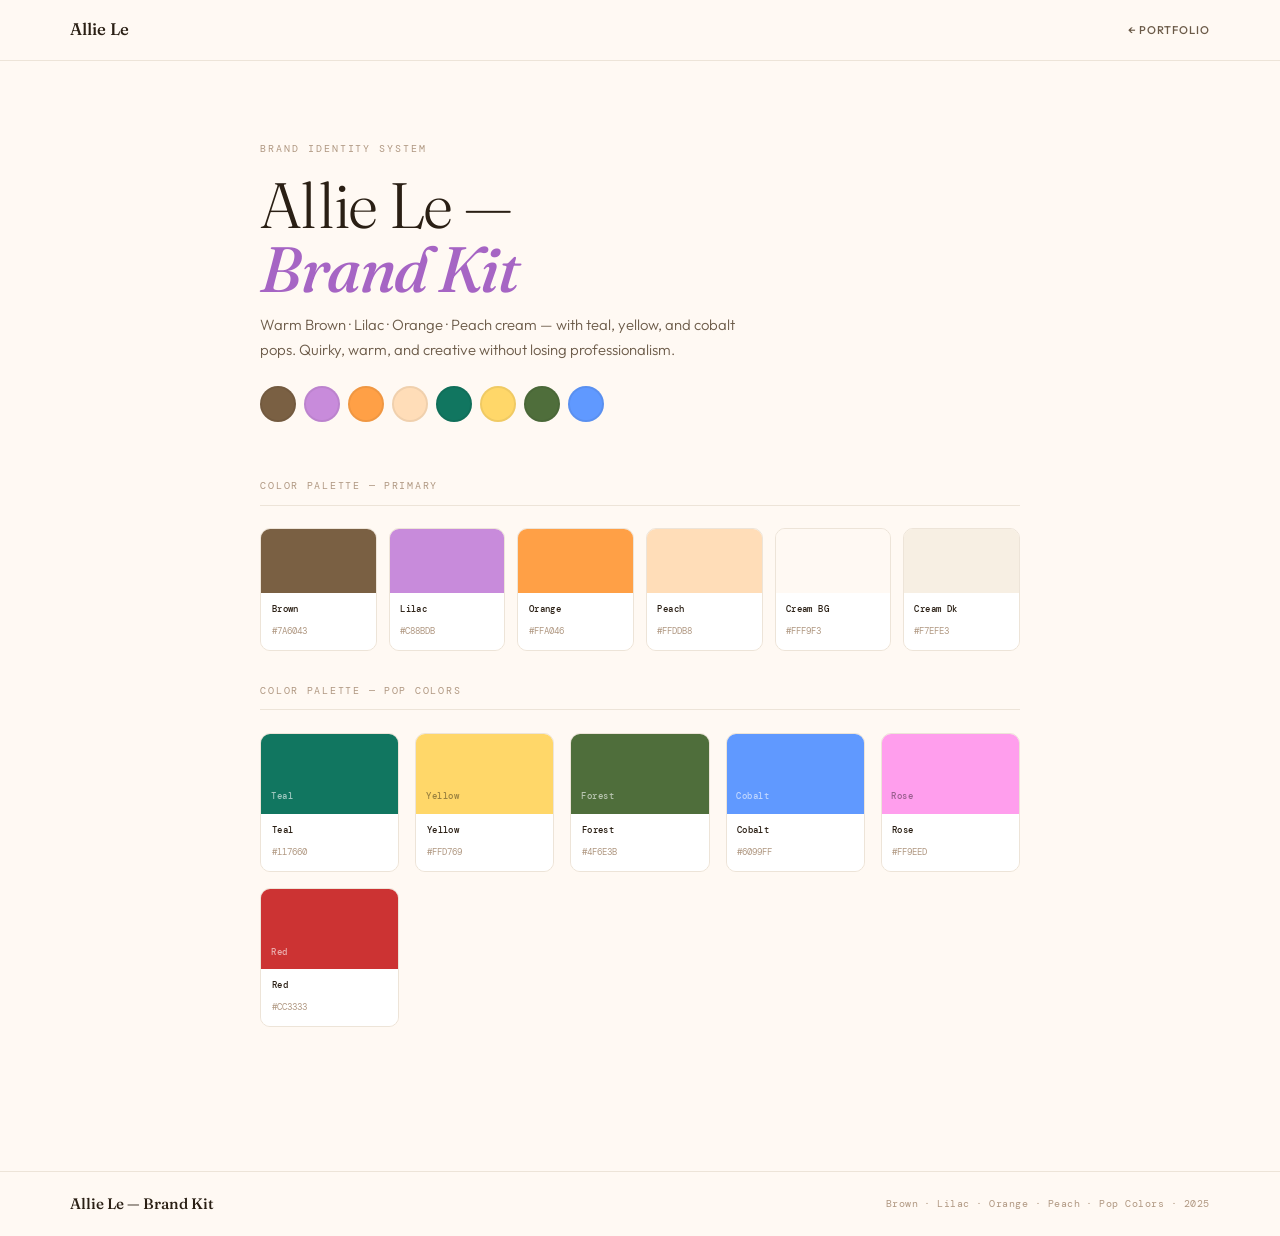
<file: brand-kit.html>
<!DOCTYPE html>
<html lang="en">
<head>
  <meta charset="UTF-8"/>
  <meta name="viewport" content="width=device-width,initial-scale=1.0"/>
  <title>Brand Kit — Allie Le</title>
  <link rel="preconnect" href="https://fonts.googleapis.com"/>
  <link rel="preconnect" href="https://fonts.gstatic.com" crossorigin/>
  <link href="https://fonts.googleapis.com/css2?family=Fraunces:ital,wght@0,300;0,500;0,700;1,300;1,500&family=Outfit:wght@300;400;500;600&family=DM+Mono:wght@400&display=swap" rel="stylesheet"/>
  <link rel="stylesheet" href="brand.css"/>
  <style>
    body { min-height: 100vh; }

    nav {
      display: flex; align-items: center; justify-content: space-between;
      padding: 1rem var(--pad); border-bottom: 1px solid var(--border);
      position: sticky; top: 0; background: rgba(255,249,243,.96);
      backdrop-filter: blur(14px); z-index: 100;
    }
    .logo { font-family: var(--font-display); font-size: 1.05rem; font-weight: 500; text-decoration: none; color: var(--ink); }
    .back { font-size: .7rem; font-weight: 500; letter-spacing: .09em; text-transform: uppercase; text-decoration: none; color: var(--text-mid); transition: color .2s; }
    .back:hover { color: var(--lilac-dk); }

    .page { max-width: 900px; margin: 0 auto; padding: clamp(3rem,7vw,5rem) var(--pad) 5rem; }

    /* hero */
    .kit-hero { margin-bottom: 3.5rem; }
    .kit-eye { font-family: var(--font-mono); font-size: .6rem; letter-spacing: .2em; text-transform: uppercase; color: var(--ink-lt); margin-bottom: 1rem; }
    .kit-title { font-family: var(--font-display); font-size: clamp(2.4rem,5vw,4rem); font-weight: 300; line-height: 1; letter-spacing: -.02em; margin-bottom: .7rem; }
    .kit-title em { font-style: italic; font-weight: 500; color: var(--lilac-dk); }
    .kit-sub { font-size: .93rem; color: var(--text-mid); max-width: 50ch; line-height: 1.7; font-weight: 300; }

    /* color pills row */
    .palette-preview { display: flex; gap: .5rem; margin-top: 1.5rem; flex-wrap: wrap; }
    .pp-dot { width: 36px; height: 36px; border-radius: 50%; border: 2px solid rgba(0,0,0,.06); }

    /* ── SECTION ── */
    .sec { margin-bottom: 4rem; }
    .sec-label {
      font-family: var(--font-mono); font-size: .6rem; letter-spacing: .18em;
      text-transform: uppercase; color: var(--ink-lt);
      padding-bottom: .65rem; border-bottom: 1px solid var(--border);
      margin-bottom: 1.4rem;
    }

    /* ── SWATCHES ── */
    .swatch-group { margin-bottom: 1.2rem; }
    .swatch-group-label { font-family: var(--font-mono); font-size: .57rem; letter-spacing: .12em; text-transform: uppercase; color: var(--ink-lt); margin-bottom: .7rem; }
    .swatches { display: grid; grid-template-columns: repeat(auto-fill, minmax(110px, 1fr)); gap: .75rem; }
    .swatch { border-radius: var(--radius); overflow: hidden; border: 1px solid var(--border); }
    .sw-color { height: 64px; }
    .sw-info { padding: .55rem .65rem; background: var(--white); }
    .sw-name { font-family: var(--font-mono); font-size: .58rem; letter-spacing: .04em; font-weight: 500; color: var(--ink); display: block; margin-bottom: .08rem; }
    .sw-hex { font-family: var(--font-mono); font-size: .55rem; color: var(--ink-lt); }

    /* ── POP COLORS ── */
    .pop-row { display: grid; grid-template-columns: repeat(auto-fill, minmax(120px,1fr)); gap: 1rem; }
    .pop-card { border-radius: var(--radius); overflow: hidden; border: 1px solid var(--border); }
    .pop-swatch { height: 80px; display: flex; align-items: flex-end; padding: .6rem; }
    .pop-tag { font-family: var(--font-mono); font-size: .56rem; letter-spacing: .06em; color: rgba(0,0,0,.4); font-weight: 500; }
    .pop-tag-lt { color: rgba(255,255,255,.6); }
    .pop-info { padding: .55rem .65rem; background: var(--white); }

    footer { border-top: 1px solid var(--border); padding: 1.2rem var(--pad); display: flex; justify-content: space-between; align-items: center; flex-wrap: wrap; gap: 1rem; }
    .fn { font-family: var(--font-display); font-size: .95rem; font-weight: 500; }
    .ft { font-family: var(--font-mono); font-size: .6rem; color: var(--ink-lt); letter-spacing: .05em; }
  </style>
</head>
<body>

<nav>
  <a class="logo" href="index.html">Allie Le</a>
  <a class="back" href="index.html">← Portfolio</a>
</nav>

<div class="page">

  <!-- HERO -->
  <div class="kit-hero fu">
    <p class="kit-eye">Brand Identity System</p>
    <h1 class="kit-title">Allie Le —<br><em>Brand Kit</em></h1>
    <p class="kit-sub">Warm Brown · Lilac · Orange · Peach cream — with teal, yellow, and cobalt pops. Quirky, warm, and creative without losing professionalism.</p>
    <div class="palette-preview">
      <div class="pp-dot" style="background:#7A6043"></div>
      <div class="pp-dot" style="background:#C88BDB"></div>
      <div class="pp-dot" style="background:#FFA046"></div>
      <div class="pp-dot" style="background:#FFDDB8"></div>
      <div class="pp-dot" style="background:#117660"></div>
      <div class="pp-dot" style="background:#FFD769"></div>
      <div class="pp-dot" style="background:#4F6E3B"></div>
      <div class="pp-dot" style="background:#6099FF"></div>
    </div>
  </div>

  <!-- ── COLORS ── -->
  <div class="sec fu">
    <p class="sec-label">Color Palette — Primary</p>
    <div class="swatch-group">
      <div class="swatches">
        <div class="swatch"><div class="sw-color" style="background:#7A6043"></div><div class="sw-info"><span class="sw-name">Brown</span><span class="sw-hex">#7A6043</span></div></div>
        <div class="swatch"><div class="sw-color" style="background:#C88BDB"></div><div class="sw-info"><span class="sw-name">Lilac</span><span class="sw-hex">#C88BDB</span></div></div>
        <div class="swatch"><div class="sw-color" style="background:#FFA046"></div><div class="sw-info"><span class="sw-name">Orange</span><span class="sw-hex">#FFA046</span></div></div>
        <div class="swatch"><div class="sw-color" style="background:#FFDDB8"></div><div class="sw-info"><span class="sw-name">Peach</span><span class="sw-hex">#FFDDB8</span></div></div>
        <div class="swatch"><div class="sw-color" style="background:#FFF9F3"></div><div class="sw-info"><span class="sw-name">Cream BG</span><span class="sw-hex">#FFF9F3</span></div></div>
        <div class="swatch"><div class="sw-color" style="background:#F7EFE3"></div><div class="sw-info"><span class="sw-name">Cream Dk</span><span class="sw-hex">#F7EFE3</span></div></div>
      </div>
    </div>
    <p class="sec-label" style="margin-top:2rem">Color Palette — Pop Colors</p>
    <div class="pop-row">
      <div class="pop-card"><div class="pop-swatch" style="background:#117660"><span class="pop-tag pop-tag-lt">Teal</span></div><div class="pop-info"><span class="sw-name">Teal</span><span class="sw-hex">#117660</span></div></div>
      <div class="pop-card"><div class="pop-swatch" style="background:#FFD769"><span class="pop-tag">Yellow</span></div><div class="pop-info"><span class="sw-name">Yellow</span><span class="sw-hex">#FFD769</span></div></div>
      <div class="pop-card"><div class="pop-swatch" style="background:#4F6E3B"><span class="pop-tag pop-tag-lt">Forest</span></div><div class="pop-info"><span class="sw-name">Forest</span><span class="sw-hex">#4F6E3B</span></div></div>
      <div class="pop-card"><div class="pop-swatch" style="background:#6099FF"><span class="pop-tag pop-tag-lt">Cobalt</span></div><div class="pop-info"><span class="sw-name">Cobalt</span><span class="sw-hex">#6099FF</span></div></div>
      <div class="pop-card"><div class="pop-swatch" style="background:#FF9EED"><span class="pop-tag">Rose</span></div><div class="pop-info"><span class="sw-name">Rose</span><span class="sw-hex">#FF9EED</span></div></div>
      <div class="pop-card"><div class="pop-swatch" style="background:#CC3333"><span class="pop-tag pop-tag-lt">Red</span></div><div class="pop-info"><span class="sw-name">Red</span><span class="sw-hex">#CC3333</span></div></div>
    </div>
  </div>




</div><!-- end .page -->

<footer>
  <span class="fn">Allie Le — Brand Kit</span>
  <span class="ft">Brown · Lilac · Orange · Peach · Pop Colors · 2025</span>
</footer>

<script>
  const obs = new IntersectionObserver(es => es.forEach(e => {
    if (e.isIntersecting) e.target.classList.add('vis');
  }), { threshold: .06 });
  document.querySelectorAll('.fu').forEach(el => obs.observe(el));
</script>
</body>
</html>
</file>
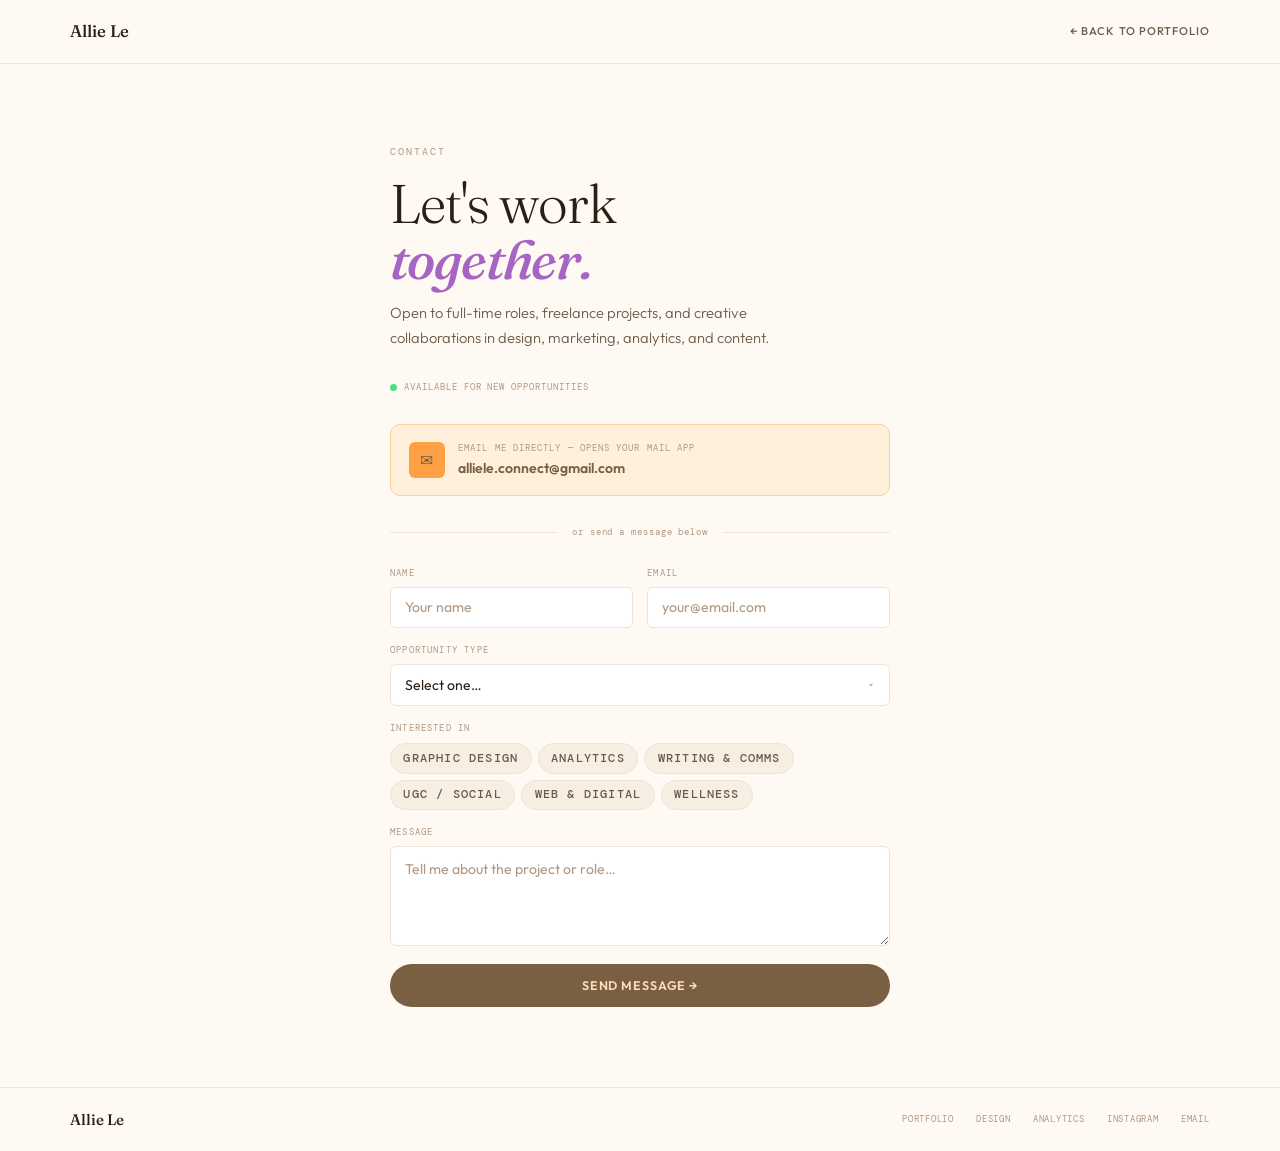
<file: contact.html>
<!DOCTYPE html>
<html lang="en">
<head>
  <meta charset="UTF-8"/>
  <meta name="viewport" content="width=device-width,initial-scale=1.0"/>
  <title>Contact — Allie Le</title>
  <link rel="preconnect" href="https://fonts.googleapis.com"/>
  <link rel="preconnect" href="https://fonts.gstatic.com" crossorigin/>
  <link href="https://fonts.googleapis.com/css2?family=Fraunces:ital,wght@0,300;0,500;0,700;1,300;1,500&family=Outfit:wght@300;400;500;600&family=DM+Mono:wght@400&display=swap" rel="stylesheet"/>
  <link rel="stylesheet" href="brand.css"/>
  <style>
    body { min-height: 100vh; display: flex; flex-direction: column; }
    nav { display:flex; align-items:center; justify-content:space-between; padding:1.1rem var(--pad); border-bottom:1px solid var(--border); }
    .nl { font-family:var(--font-display); font-size:1.05rem; font-weight:500; text-decoration:none; color:var(--ink); }
    .nb { font-size:.7rem; font-weight:500; letter-spacing:.09em; text-transform:uppercase; text-decoration:none; color:var(--text-mid); transition:color .2s; }
    .nb:hover { color:var(--lilac-dk); }
    main { flex:1; display:flex; align-items:center; justify-content:center; padding:clamp(3rem,7vw,5rem) var(--pad); }
    .wrap { width:100%; max-width:500px; }
    .page-eye { font-family:var(--font-mono); font-size:.6rem; letter-spacing:.2em; text-transform:uppercase; color:var(--ink-lt); margin-bottom:1rem; }
    h1 { font-family:var(--font-display); font-size:clamp(2.2rem,5vw,3.4rem); font-weight:300; line-height:1.03; letter-spacing:-.02em; margin-bottom:.75rem; }
    h1 em { font-style:italic; font-weight:500; color:var(--lilac-dk); }
    .subtitle { font-size:.92rem; color:var(--text-mid); line-height:1.7; font-weight:300; margin-bottom:1.6rem; max-width:40ch; }
    .avail { display:inline-flex; align-items:center; gap:.45rem; margin-bottom:1.8rem; }
    .avail-text { font-family:var(--font-mono); font-size:.59rem; letter-spacing:.1em; text-transform:uppercase; color:var(--ink-lt); }
    .email-btn { display:flex; align-items:center; gap:.85rem; text-decoration:none; color:var(--ink); padding:.95rem 1.1rem; background:var(--orange-lt); border:1.5px solid var(--orange-line); border-radius:var(--radius); transition:border-color .2s,background .2s; margin-bottom:1.8rem; }
    .email-btn:hover { border-color:var(--orange); background:#FFEACC; }
    .eb-icon { width:36px; height:36px; border-radius:6px; background:var(--orange); color:var(--brown); display:flex; align-items:center; justify-content:center; flex-shrink:0; font-size:1rem; font-weight:700; }
    .eb-label { font-family:var(--font-mono); font-size:.56rem; letter-spacing:.12em; text-transform:uppercase; color:var(--ink-lt); display:block; margin-bottom:.1rem; }
    .eb-addr { font-size:.88rem; font-weight:600; color:var(--brown); }
    .or-row { display:flex; align-items:center; gap:.9rem; margin-bottom:1.6rem; }
    .or-line { flex:1; height:1px; background:var(--border); }
    .or-txt { font-family:var(--font-mono); font-size:.57rem; letter-spacing:.1em; color:var(--ink-lt); flex-shrink:0; }
    form { display:flex; flex-direction:column; gap:.95rem; }
    .field { display:flex; flex-direction:column; gap:.35rem; }
    label { font-family:var(--font-mono); font-size:.57rem; letter-spacing:.13em; text-transform:uppercase; color:var(--ink-lt); }
    input,textarea,select { font-family:var(--font-body); font-size:.88rem; background:var(--white); color:var(--ink); border:1.5px solid var(--border); border-radius:6px; padding:.68rem .85rem; outline:none; width:100%; transition:border-color .2s,box-shadow .2s; -webkit-appearance:none; }
    input:focus,textarea:focus,select:focus { border-color:var(--lilac); box-shadow:0 0 0 3px var(--lilac-lt); }
    input::placeholder,textarea::placeholder { color:var(--ink-lt); }
    textarea { resize:vertical; min-height:100px; line-height:1.6; }
    select { cursor:pointer; background-image:url("data:image/svg+xml,%3Csvg xmlns='http://www.w3.org/2000/svg' width='10' height='10' viewBox='0 0 24 24'%3E%3Cpath fill='%23B09882' d='M7 10l5 5 5-5z'/%3E%3C/svg%3E"); background-repeat:no-repeat; background-position:right .8rem center; padding-right:2rem; }
    .row { display:grid; grid-template-columns:1fr 1fr; gap:.9rem; }
    .chips-wrap { display:flex; flex-wrap:wrap; gap:.38rem; margin-top:.1rem; }
    .chip-lbl { cursor:pointer; }
    .chip-lbl input { display:none; }
    .chip-face { display:inline-block; font-size:.74rem; font-weight:500; padding:.28rem .78rem; border-radius:var(--radius-pill); background:var(--cream-dk); border:1.5px solid var(--border); color:var(--text-mid); transition:all .18s; user-select:none; }
    .chip-lbl input:checked + .chip-face { background:var(--lilac); border-color:var(--lilac); color:#fff; }
    .chip-face:hover { border-color:var(--lilac); color:var(--lilac-dk); }
    .submit-btn { padding:.85rem; background:var(--brown); color:var(--peach); font-family:var(--font-body); font-size:.78rem; font-weight:600; letter-spacing:.07em; text-transform:uppercase; border:none; border-radius:var(--radius-pill); cursor:pointer; width:100%; transition:background .2s,transform .15s; margin-top:.2rem; }
    .submit-btn:hover { background:var(--brown-dk); transform:translateY(-1px); }
    .submit-btn:disabled { opacity:.5; cursor:not-allowed; transform:none; }
    #successMsg { display:none; text-align:center; padding:2.2rem 1.5rem; background:var(--orange-lt); border:1.5px solid var(--orange-line); border-radius:var(--radius); }
    #successMsg.show { display:block; }
    .s-icon { font-size:1.8rem; margin-bottom:.55rem; }
    .s-title { font-family:var(--font-display); font-size:1.3rem; font-weight:500; color:var(--brown); margin-bottom:.3rem; }
    .s-sub { font-size:.82rem; color:var(--text-mid); }
    footer { border-top:1px solid var(--border); padding:1.2rem var(--pad); display:flex; justify-content:space-between; align-items:center; flex-wrap:wrap; gap:.8rem; }
    .fn { font-family:var(--font-display); font-size:.95rem; font-weight:500; }
    .flinks { display:flex; gap:1.4rem; }
    .flink { font-family:var(--font-mono); font-size:.57rem; letter-spacing:.08em; text-transform:uppercase; text-decoration:none; color:var(--ink-lt); transition:color .2s; }
    .flink:hover { color:var(--lilac-dk); }
    @media(max-width:580px){ .row{grid-template-columns:1fr} .flinks{display:none} }
  </style>
</head>
<body>
<nav>
  <a class="nl" href="index.html">Allie Le</a>
  <a class="nb" href="index.html">← Back to portfolio</a>
</nav>
<main>
  <div class="wrap">
    <p class="page-eye">Contact</p>
    <h1>Let's work<br><em>together.</em></h1>
    <p class="subtitle">Open to full-time roles, freelance projects, and creative collaborations in design, marketing, analytics, and content.</p>
    <div class="avail">
      <span class="avail-dot"></span>
      <span class="avail-text">Available for new opportunities</span>
    </div>
    <a class="email-btn" href="mailto:alliele.connect@gmail.com?subject=Let's Work Together">
      <div class="eb-icon">✉</div>
      <div>
        <span class="eb-label">Email me directly — opens your mail app</span>
        <span class="eb-addr">alliele.connect@gmail.com</span>
      </div>
    </a>
    <div class="or-row">
      <div class="or-line"></div>
      <span class="or-txt">or send a message below</span>
      <div class="or-line"></div>
    </div>
    <form id="form">
      <div class="row">
        <div class="field"><label for="fn">Name</label><input id="fn" type="text" placeholder="Your name" required/></div>
        <div class="field"><label for="fe">Email</label><input id="fe" type="email" placeholder="your@email.com" required/></div>
      </div>
      <div class="field">
        <label for="ft">Opportunity type</label>
        <select id="ft" required>
          <option value="" disabled selected>Select one…</option>
          <option>Full-time Role</option>
          <option>Freelance / Contract</option>
          <option>Creative Collaboration</option>
          <option>Just saying hi 👋</option>
        </select>
      </div>
      <div class="field">
        <label>Interested in</label>
        <div class="chips-wrap">
          <label class="chip-lbl"><input type="checkbox" value="Graphic Design"/><span class="chip-face">Graphic Design</span></label>
          <label class="chip-lbl"><input type="checkbox" value="Analytics"/><span class="chip-face">Analytics</span></label>
          <label class="chip-lbl"><input type="checkbox" value="Writing & Comms"/><span class="chip-face">Writing & Comms</span></label>
          <label class="chip-lbl"><input type="checkbox" value="UGC / Social"/><span class="chip-face">UGC / Social</span></label>
          <label class="chip-lbl"><input type="checkbox" value="Web & Digital"/><span class="chip-face">Web & Digital</span></label>
          <label class="chip-lbl"><input type="checkbox" value="Wellness"/><span class="chip-face">Wellness</span></label>
        </div>
      </div>
      <div class="field"><label for="fm">Message</label><textarea id="fm" placeholder="Tell me about the project or role…" required></textarea></div>
      <button class="submit-btn" id="sb" type="submit">Send Message →</button>
    </form>
    <div id="successMsg">
      <div class="s-icon">🌟</div>
      <p class="s-title">Message sent!</p>
      <p class="s-sub">Thanks for reaching out — I'll get back to you within 24 hours.</p>
    </div>
  </div>
</main>
<footer>
  <span class="fn">Allie Le</span>
  <div class="flinks">
    <a class="flink" href="index.html">Portfolio</a>
    <a class="flink" href="design.html">Design</a>
    <a class="flink" href="analytics.html">Analytics</a>
    <a class="flink" href="https://www.instagram.com/fromluckybear/" target="_blank" rel="noopener">Instagram</a>
    <a class="flink" href="mailto:alliele.connect@gmail.com">Email</a>
  </div>
</footer>
<script>
  document.getElementById('form').addEventListener('submit', function(e) {
    e.preventDefault();
    const name=document.getElementById('fn').value, email=document.getElementById('fe').value,
          type=document.getElementById('ft').value, msg=document.getElementById('fm').value,
          sel=[...document.querySelectorAll('.chip-lbl input:checked')].map(i=>i.value);
    const subj=encodeURIComponent('Portfolio Inquiry from '+name);
    const body=encodeURIComponent('Hi Allie,\n\nName: '+name+'\nEmail: '+email+'\nType: '+type+'\n'+(sel.length?'Areas: '+sel.join(', ')+'\n':'')+'\n'+msg);
    const btn=document.getElementById('sb');
    btn.textContent='Opening email…'; btn.disabled=true;
    window.location.href='mailto:alliele.connect@gmail.com?subject='+subj+'&body='+body;
    setTimeout(()=>{ document.getElementById('form').style.display='none'; document.getElementById('successMsg').classList.add('show'); }, 900);
  });
</script>
</body>
</html>
</file>
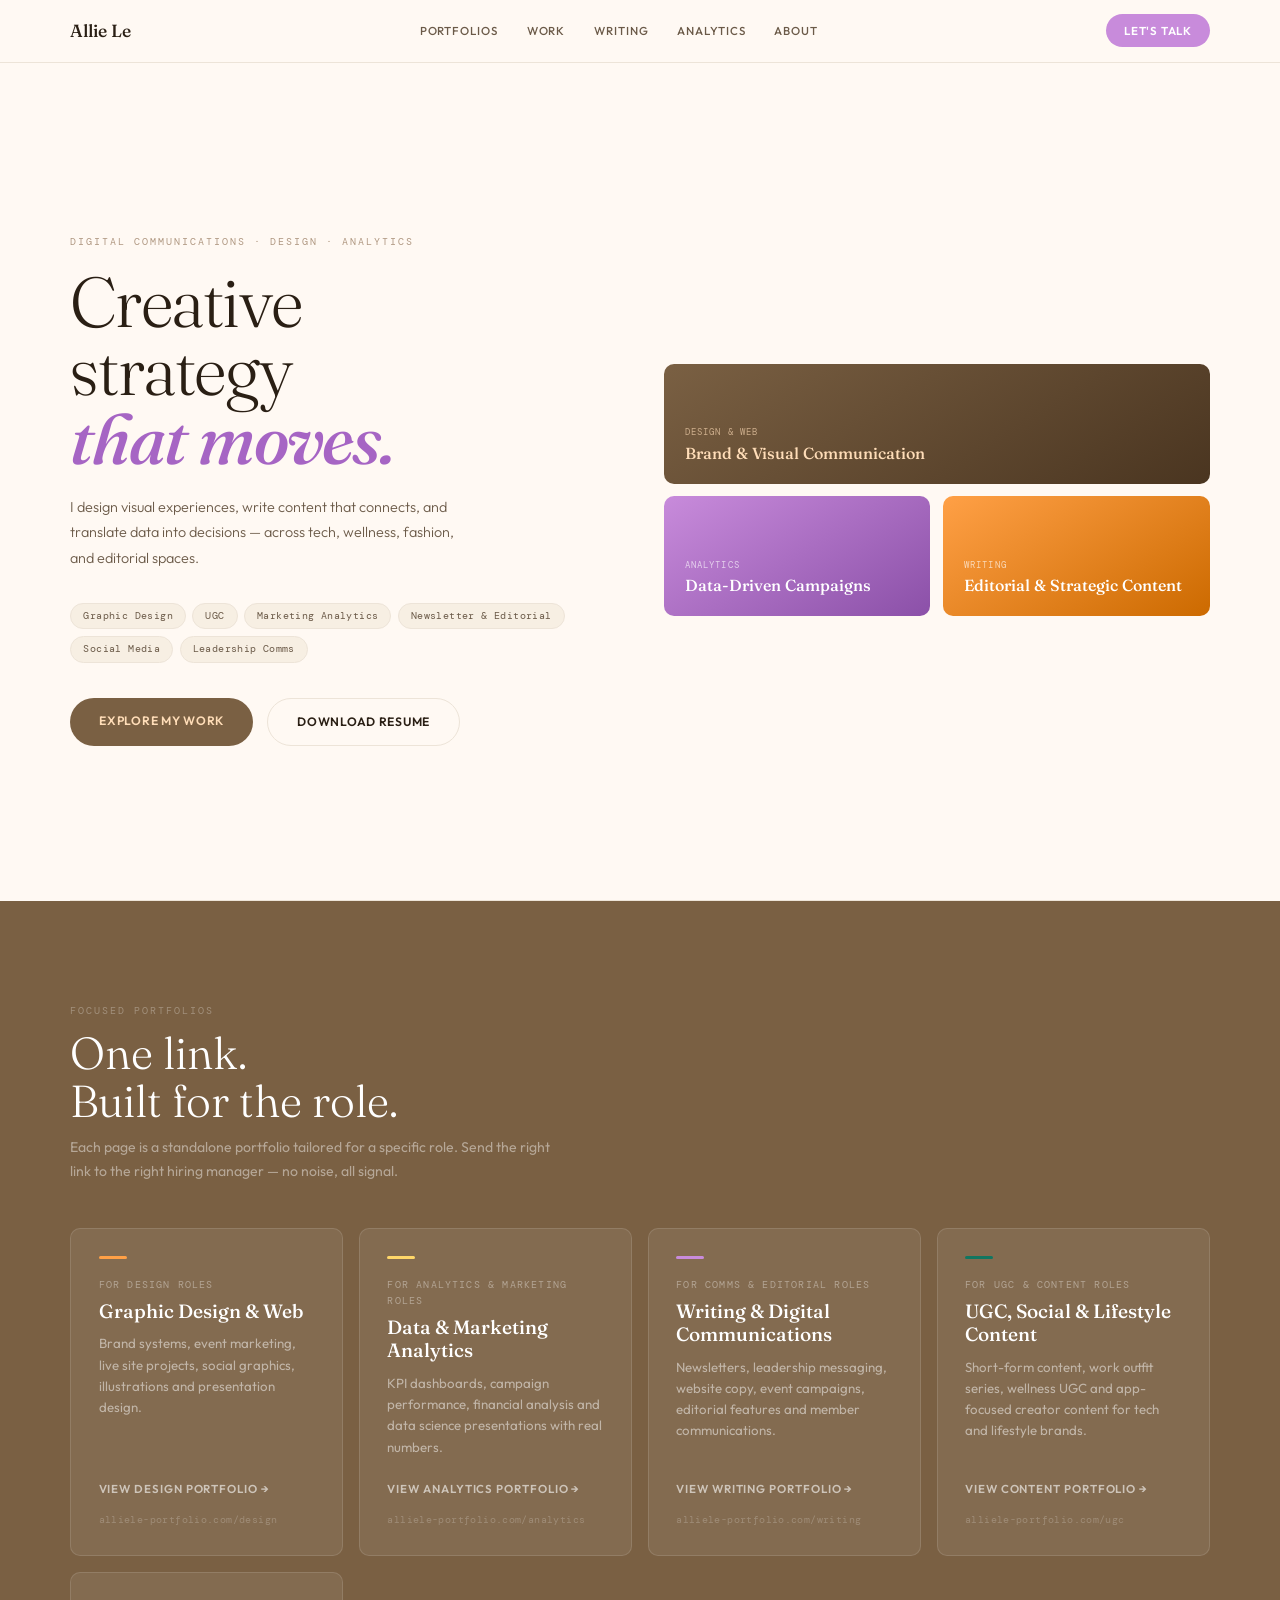
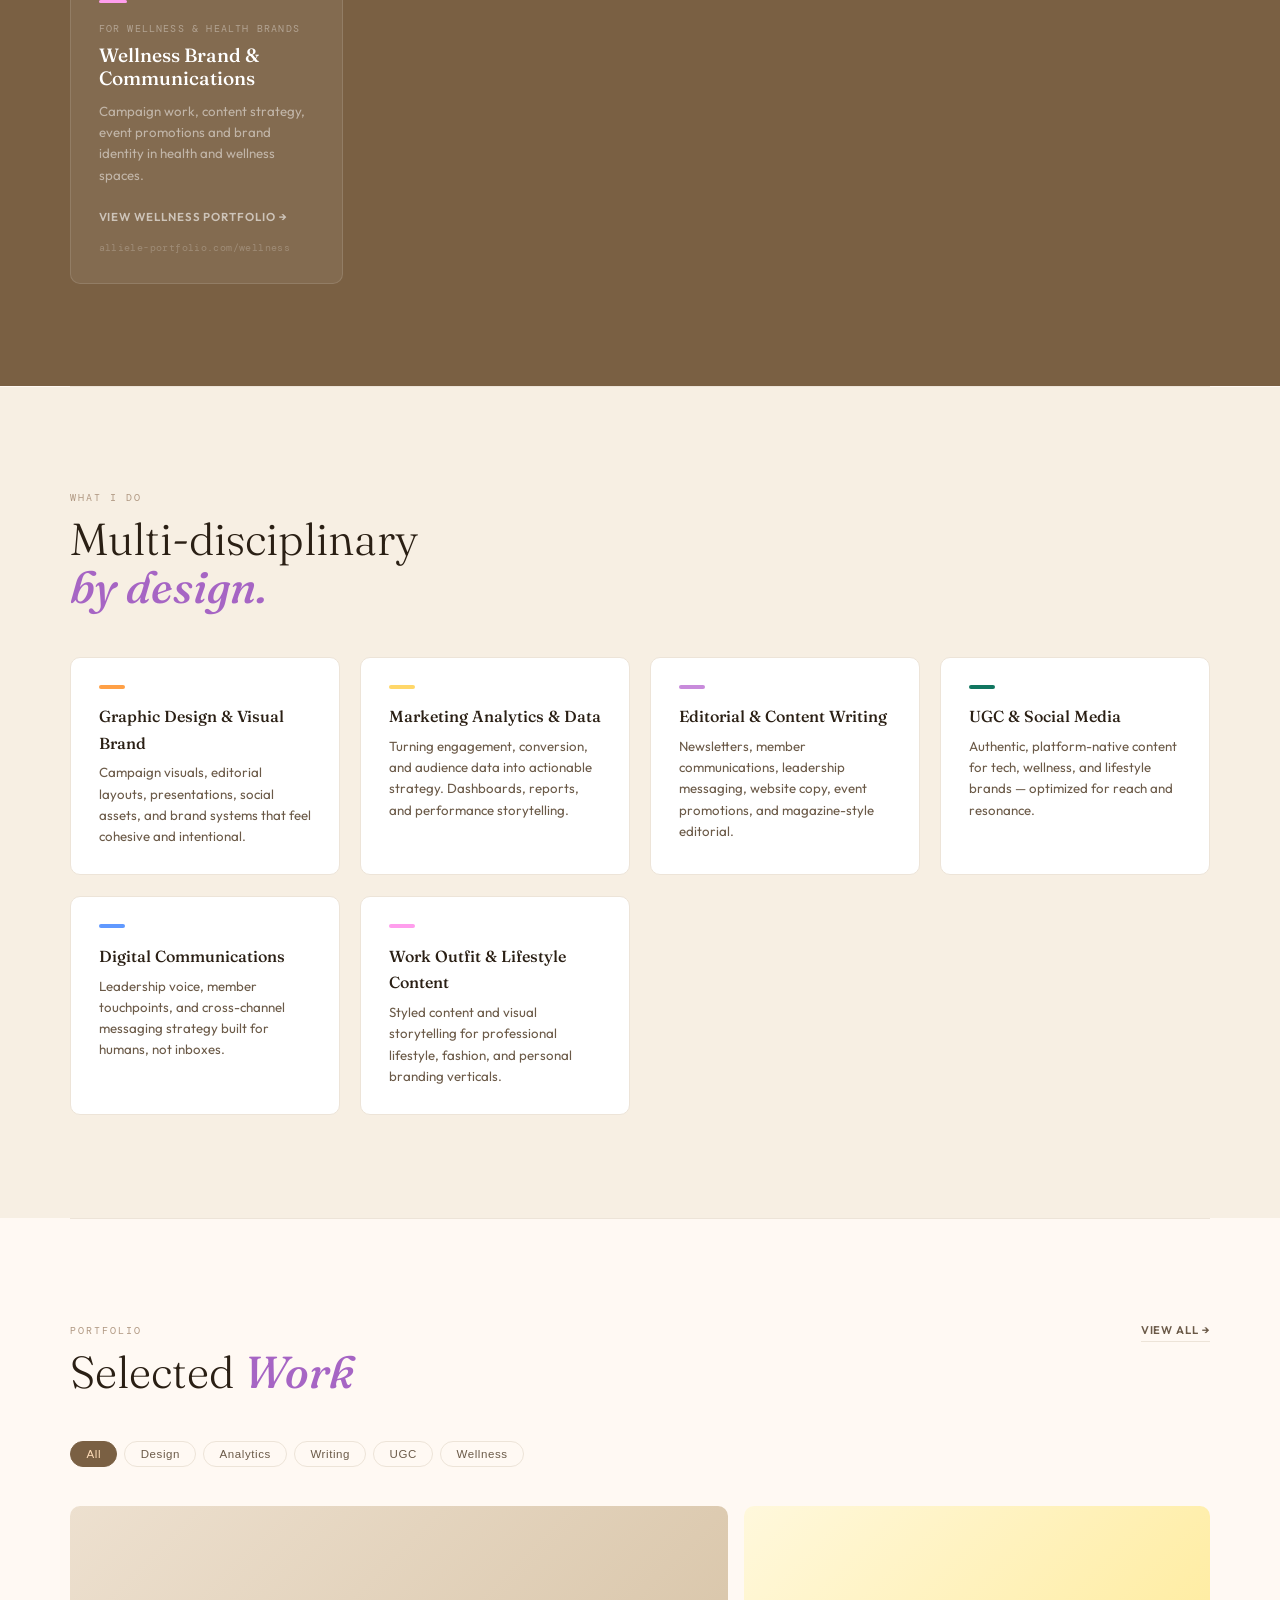
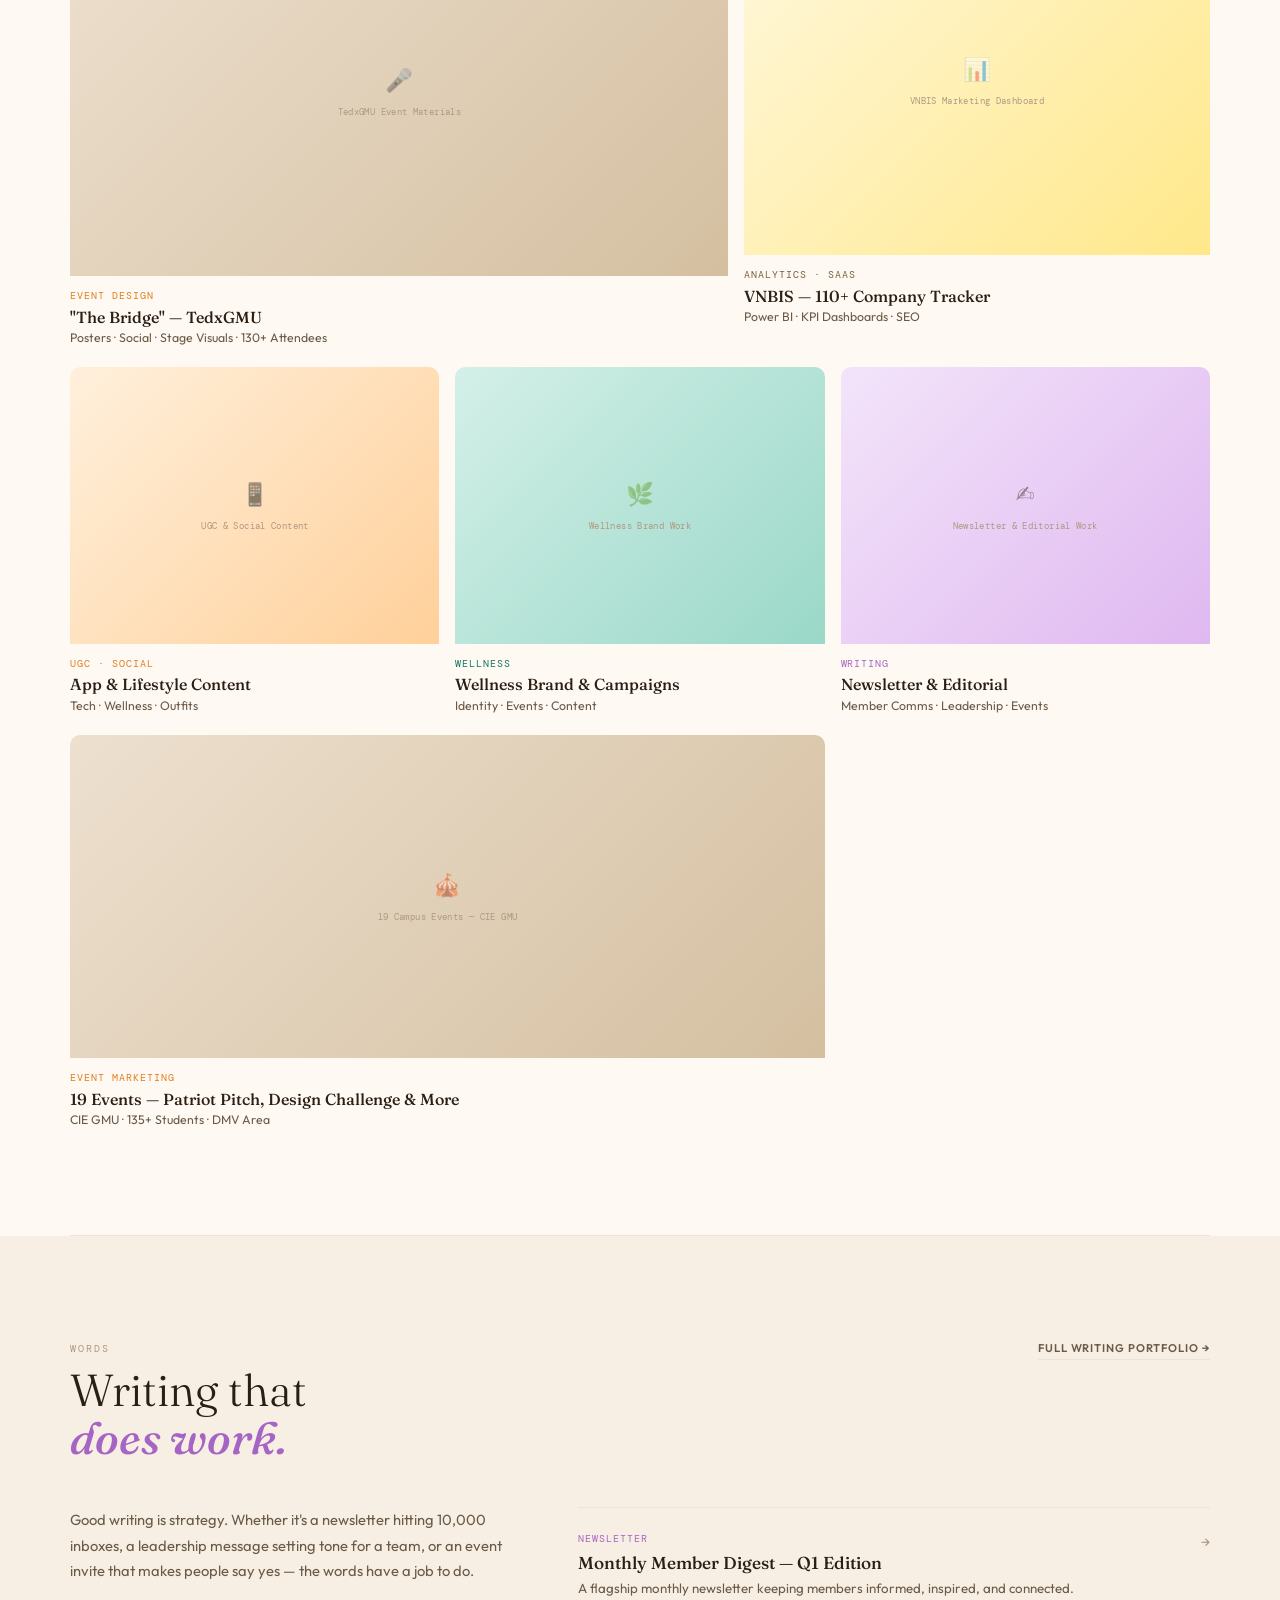
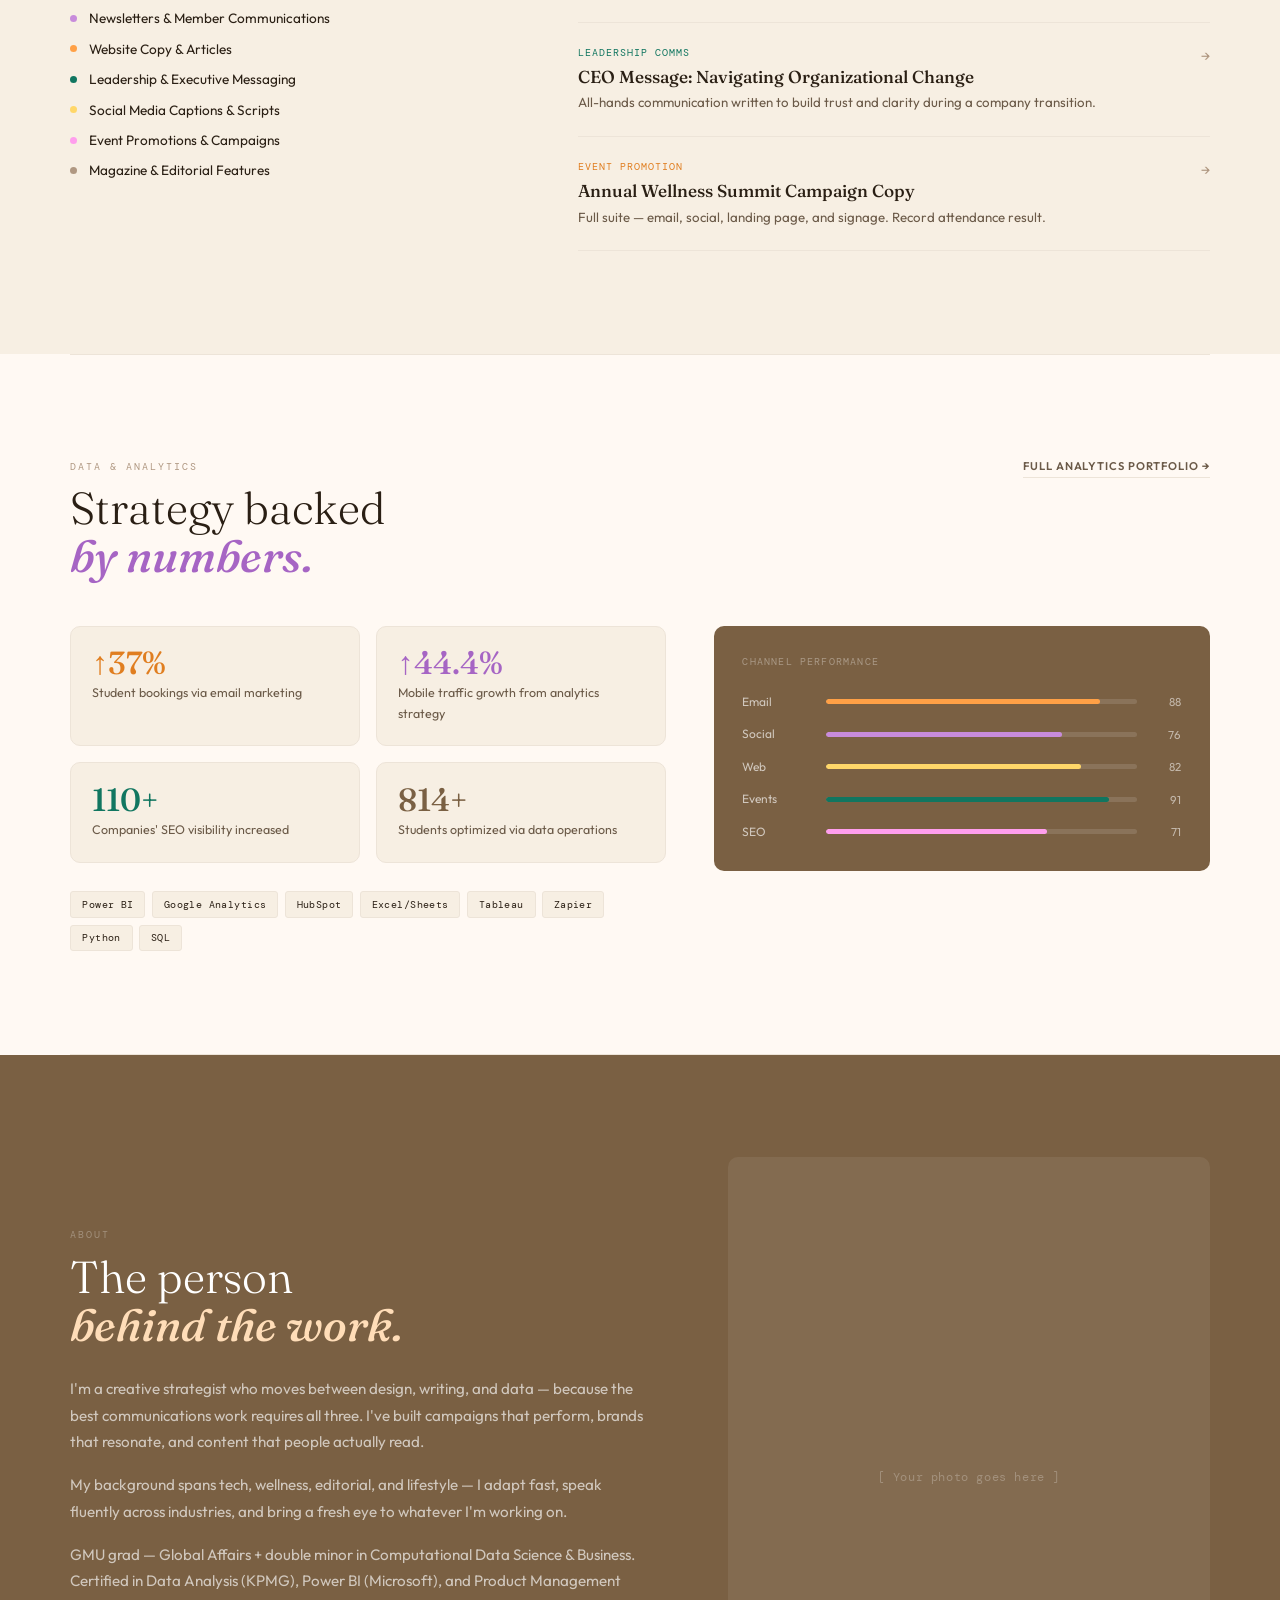
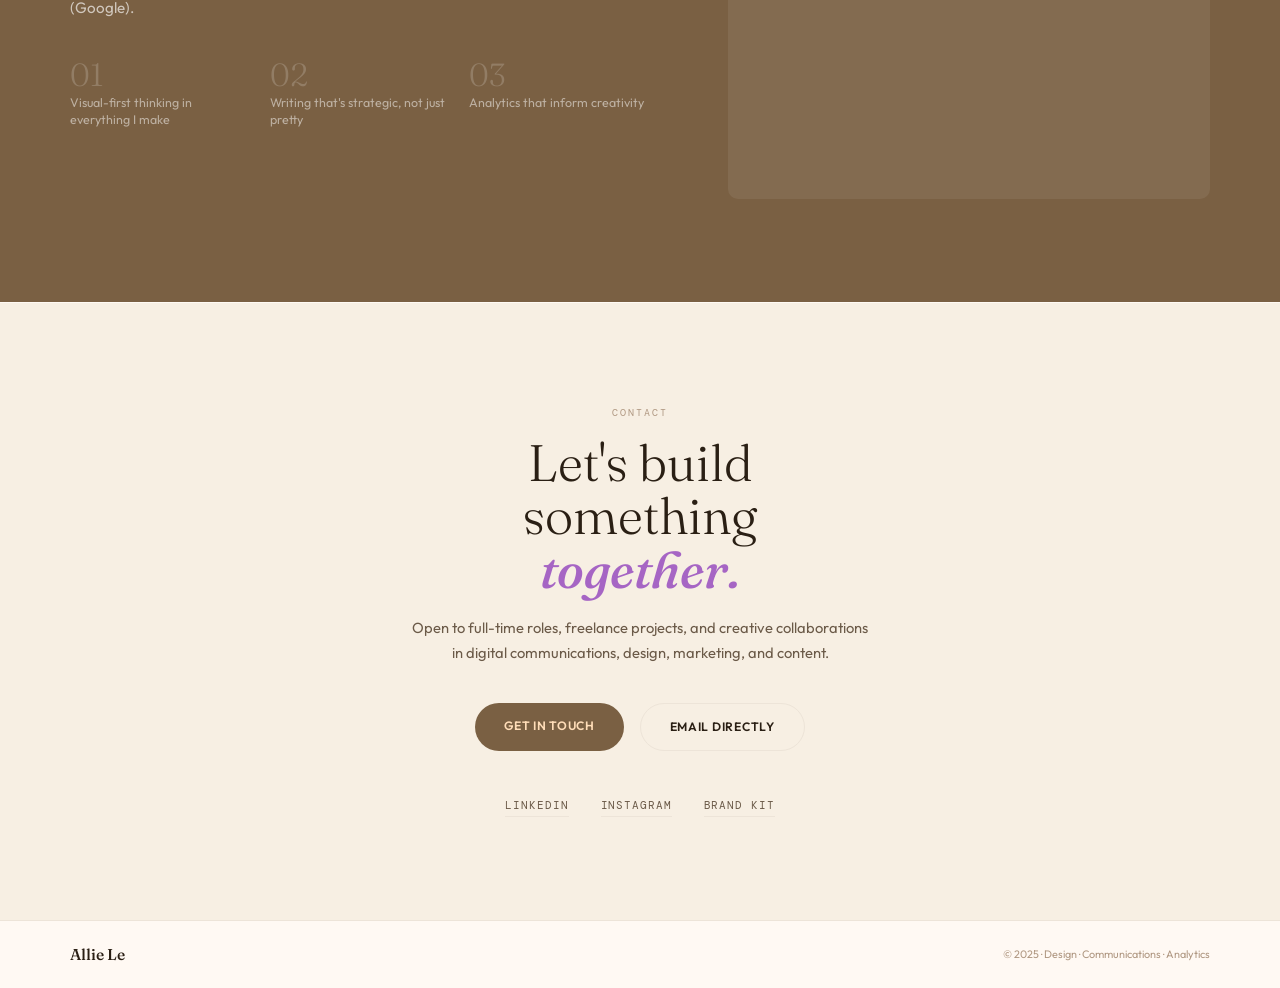
<file: index-2.html>
<!DOCTYPE html>
<html lang="en">
<head>
  <meta charset="UTF-8"/>
  <meta name="viewport" content="width=device-width,initial-scale=1.0"/>
  <title>Allie Le — Creative Strategy, Design & Analytics</title>
  <link rel="preconnect" href="https://fonts.googleapis.com"/>
  <link rel="preconnect" href="https://fonts.gstatic.com" crossorigin/>
  <link href="https://fonts.googleapis.com/css2?family=Fraunces:ital,wght@0,300;0,500;0,700;1,300;1,500&family=Outfit:wght@300;400;500;600&family=DM+Mono:wght@400&display=swap" rel="stylesheet"/>
  <link rel="stylesheet" href="brand.css"/>
  <style>
    /* ── NAV ── */
    nav {
      position: fixed; top: 0; left: 0; right: 0; z-index: 100;
      display: flex; align-items: center; justify-content: space-between;
      padding: .9rem var(--pad);
      background: rgba(255,249,243,.95); backdrop-filter: blur(14px);
      border-bottom: 1px solid var(--border);
    }
    .nav-logo { font-family: var(--font-display); font-size: 1.1rem; font-weight: 500; text-decoration: none; color: var(--ink); }
    .nav-links { display: flex; gap: 1.8rem; list-style: none; }
    .nav-links a { font-size: .72rem; font-weight: 500; letter-spacing: .08em; text-transform: uppercase; text-decoration: none; color: var(--ink-mid); transition: color .2s; }
    .nav-links a:hover { color: var(--lilac-dk); }
    .nav-cta { font-size: .72rem; font-weight: 600; letter-spacing: .07em; text-transform: uppercase; padding: .44rem 1.1rem; background: var(--lilac); color: #fff; border-radius: var(--radius-pill); text-decoration: none; transition: background .2s; }
    .nav-cta:hover { background: var(--lilac-dk); }

    /* ── HERO ── */
    #hero {
      min-height: 100vh;
      padding: 0 var(--pad); padding-top: 5rem;
      display: grid; grid-template-columns: 1fr 1fr;
      align-items: center; gap: 3rem;
      background: var(--cream);
    }
    .h-eye { font-family: var(--font-mono); font-size: .62rem; letter-spacing: .2em; text-transform: uppercase; color: var(--ink-lt); margin-bottom: 1.1rem; }
    .h-title { font-family: var(--font-display); font-size: clamp(3rem, 5.5vw, 5.8rem); font-weight: 300; line-height: .97; letter-spacing: -.02em; margin-bottom: 1.4rem; }
    .h-title em { font-style: italic; font-weight: 500; color: var(--lilac-dk); }
    .h-desc { font-size: clamp(.9rem, 1.1vw, 1rem); color: var(--ink-mid); max-width: 44ch; line-height: 1.75; font-weight: 300; margin-bottom: 2rem; }
    .h-tags { display: flex; flex-wrap: wrap; gap: .4rem; margin-bottom: 2.2rem; }
    .h-tag { font-family: var(--font-mono); font-size: .62rem; letter-spacing: .04em; padding: .26rem .75rem; border-radius: var(--radius-pill); background: var(--cream-dk); border: 1px solid var(--border); color: var(--ink-mid); }
    .h-btns { display: flex; gap: .9rem; flex-wrap: wrap; }
    .btn-p { padding: .82rem 1.8rem; background: var(--brown); color: var(--peach); font-family: var(--font-body); font-size: .76rem; font-weight: 600; letter-spacing: .06em; text-transform: uppercase; text-decoration: none; border-radius: var(--radius-pill); transition: background .2s; }
    .btn-p:hover { background: var(--brown-dk); }
    .btn-g { padding: .82rem 1.8rem; border: 1.5px solid var(--border); color: var(--ink); font-family: var(--font-body); font-size: .76rem; font-weight: 600; letter-spacing: .06em; text-transform: uppercase; text-decoration: none; border-radius: var(--radius-pill); transition: border-color .2s, color .2s; }
    .btn-g:hover { border-color: var(--lilac); color: var(--lilac-dk); }

    /* hero right — floating cards */
    .h-cards { display: grid; grid-template-columns: 1fr 1fr; gap: .8rem; }
    .hc { border-radius: var(--radius); overflow: hidden; cursor: pointer; transition: transform .3s; }
    .hc:hover { transform: translateY(-5px); }
    .hc:first-child { grid-column: span 2; }
    .hc-body { padding: 1.3rem; min-height: 120px; display: flex; flex-direction: column; justify-content: flex-end; }
    .hc-eye { font-family: var(--font-mono); font-size: .58rem; letter-spacing: .12em; text-transform: uppercase; opacity: .65; margin-bottom: .22rem; }
    .hc-name { font-family: var(--font-display); font-size: 1rem; font-weight: 500; line-height: 1.2; }
    .hc1 { background: linear-gradient(148deg, #7A6043, #4A3520); color: var(--peach); }
    .hc2 { background: linear-gradient(148deg, #C88BDB, #8B50A8); color: #fff; }
    .hc3 { background: linear-gradient(148deg, #FFA046, #CC6A00); color: #fff; }

    /* ── SECTION ── */
    section { padding: clamp(4rem,8vw,7rem) var(--pad); }
    .s-eye { font-family: var(--font-mono); font-size: .62rem; letter-spacing: .2em; text-transform: uppercase; color: var(--ink-lt); margin-bottom: .55rem; }
    .s-title { font-family: var(--font-display); font-size: clamp(1.9rem,3.5vw,3.2rem); font-weight: 300; line-height: 1.08; }
    .s-title em { font-style: italic; font-weight: 500; color: var(--lilac-dk); }
    .s-hdr { display: flex; align-items: baseline; justify-content: space-between; gap: 2rem; margin-bottom: clamp(2rem,3.5vw,3.5rem); }
    .s-link { font-size: .7rem; font-weight: 600; letter-spacing: .08em; text-transform: uppercase; color: var(--ink-mid); text-decoration: none; border-bottom: 1px solid var(--border); padding-bottom: 2px; white-space: nowrap; transition: color .2s, border-color .2s; }
    .s-link:hover { color: var(--lilac-dk); border-color: var(--lilac); }
    .div { height: 1px; background: var(--border); margin: 0 var(--pad); }

    /* ── TRACK CARDS ── */
    #tracks { background: var(--brown); }
    .tr-eye { color: rgba(255,255,255,.3); }
    .tr-title { color: #fff; margin-bottom: .7rem; }
    .tr-sub { color: rgba(255,255,255,.45); font-size: .88rem; max-width: 54ch; margin-bottom: clamp(2rem,3.5vw,3rem); line-height: 1.65; }
    .tr-grid { display: grid; grid-template-columns: repeat(auto-fit, minmax(260px,1fr)); gap: 1rem; }
    .tc {
      background: rgba(255,255,255,.07); border: 1px solid rgba(255,255,255,.12);
      border-radius: var(--radius); padding: 1.7rem; text-decoration: none; color: #fff;
      display: flex; flex-direction: column; transition: background .25s, transform .25s, border-color .25s;
    }
    .tc:hover { transform: translateY(-4px); border-color: rgba(255,255,255,.25); background: rgba(255,255,255,.11); }
    .tc-bar { width: 28px; height: 3px; border-radius: 2px; margin-bottom: 1.1rem; }
    .tc-role { font-family: var(--font-mono); font-size: .62rem; letter-spacing: .12em; text-transform: uppercase; opacity: .38; margin-bottom: .45rem; }
    .tc-name { font-family: var(--font-display); font-size: 1.2rem; font-weight: 500; margin-bottom: .65rem; line-height: 1.2; }
    .tc-desc { font-size: .83rem; color: rgba(255,255,255,.5); line-height: 1.6; margin-bottom: 1.3rem; flex: 1; }
    .tc-cta { font-size: .72rem; font-weight: 600; letter-spacing: .08em; text-transform: uppercase; opacity: .6; transition: opacity .2s; }
    .tc:hover .tc-cta { opacity: 1; }
    .tc-url { font-family: var(--font-mono); font-size: .6rem; opacity: .22; margin-top: .9rem; letter-spacing: .04em; }

    /* ── EXPERTISE ── */
    #expertise { background: var(--cream-dk); }
    .exp-grid { display: grid; grid-template-columns: repeat(auto-fit, minmax(240px,1fr)); gap: 1.3rem; }
    .exp-card { background: var(--white); border: 1px solid var(--border); border-radius: var(--radius); padding: 1.7rem; transition: transform .25s, box-shadow .25s; }
    .exp-card:hover { transform: translateY(-3px); box-shadow: 0 14px 40px rgba(122,96,67,.09); }
    .ec-dot { width: 26px; height: 4px; border-radius: 2px; margin-bottom: .9rem; }
    .ec-t { font-family: var(--font-display); font-size: 1rem; font-weight: 500; margin-bottom: .4rem; }
    .ec-d { font-size: .83rem; color: var(--ink-mid); line-height: 1.6; }

    /* ── WORK GRID ── */
    #work {}
    .wfilters { display: flex; gap: .45rem; flex-wrap: wrap; margin-bottom: 2.4rem; }
    .wf { font-size: .72rem; font-weight: 500; letter-spacing: .05em; padding: .38rem .95rem; border-radius: var(--radius-pill); border: 1.5px solid var(--border); background: transparent; cursor: pointer; transition: all .2s; color: var(--ink-mid); }
    .wf.on, .wf:hover { background: var(--brown); border-color: var(--brown); color: var(--peach); }
    .wgrid { display: grid; grid-template-columns: repeat(12,1fr); gap: 1rem; }
    .wi { border-radius: var(--radius); overflow: hidden; cursor: pointer; position: relative; transition: transform .3s; }
    .wi:hover { transform: scale(1.015); }
    .wi:hover .wov { opacity: 1; }
    .w7 { grid-column: span 7; } .w5 { grid-column: span 5; } .w4 { grid-column: span 4; } .w8 { grid-column: span 8; } .w6 { grid-column: span 6; }
    .wthumb { width: 100%; aspect-ratio: 16/9; display: flex; align-items: center; justify-content: center; flex-direction: column; gap: .4rem; position: relative; }
    .w5 .wthumb, .w4 .wthumb { aspect-ratio: 4/3; }
    .wov { position: absolute; inset: 0; background: rgba(42,31,20,.38); opacity: 0; transition: opacity .3s; display: flex; align-items: center; justify-content: center; }
    .wov span { color: #fff; font-size: .7rem; font-weight: 600; letter-spacing: .1em; text-transform: uppercase; border: 1.5px solid rgba(255,255,255,.75); padding: .4rem 1rem; border-radius: var(--radius-pill); }
    .wph { font-size: 1.4rem; opacity: .45; }
    .wht { font-family: var(--font-mono); font-size: .58rem; color: var(--ink-lt); letter-spacing: .04em; }
    .wmeta { padding: .75rem 0 .15rem; }
    .wcat { font-family: var(--font-mono); font-size: .6rem; letter-spacing: .1em; text-transform: uppercase; margin-bottom: .18rem; }
    .wname { font-family: var(--font-display); font-size: 1rem; font-weight: 500; line-height: 1.25; }
    .wsub { font-size: .77rem; color: var(--ink-mid); margin-top: .1rem; }
    .bg-br { background: linear-gradient(135deg,#EDE0CF,#D4BFA0); }
    .bg-li { background: linear-gradient(135deg,#F3E4FA,#DFB8F0); }
    .bg-or { background: linear-gradient(135deg,#FFF0DC,#FFD09A); }
    .bg-te { background: linear-gradient(135deg,#D4F0E8,#9AD8C8); }
    .bg-ye { background: linear-gradient(135deg,#FFF8DC,#FFE88A); }

    /* ── WRITING ── */
    #writing { background: var(--cream-dk); }
    .wr-layout { display: grid; grid-template-columns: 1fr 1.4fr; gap: 3.5rem; align-items: start; }
    .wr-p { color: var(--ink-mid); margin-bottom: .9rem; font-size: .92rem; line-height: 1.72; }
    .wt-list { display: flex; flex-direction: column; gap: .5rem; margin-top: 1.5rem; }
    .wt-row { display: flex; align-items: center; gap: .75rem; font-size: .85rem; }
    .wt-dot { width: 7px; height: 7px; border-radius: 50%; flex-shrink: 0; }
    .wcard { padding: 1.4rem 0; border-bottom: 1px solid var(--border); transition: padding-left .2s; cursor: pointer; }
    .wcard:first-child { border-top: 1px solid var(--border); }
    .wcard:hover { padding-left: .6rem; }
    .wc-type { font-family: var(--font-mono); font-size: .62rem; letter-spacing: .1em; text-transform: uppercase; margin-bottom: .3rem; }
    .wc-title { font-family: var(--font-display); font-size: 1.08rem; font-weight: 500; line-height: 1.25; margin-bottom: .28rem; }
    .wc-ex { font-size: .83rem; color: var(--ink-mid); line-height: 1.6; }
    .wc-arr { float: right; color: var(--ink-lt); }

    /* ── ANALYTICS ── */
    .an-layout { display: grid; grid-template-columns: 1.2fr 1fr; gap: 3rem; align-items: start; }
    .st-grid { display: grid; grid-template-columns: 1fr 1fr; gap: 1rem; margin-bottom: 1.8rem; }
    .st-card { background: var(--cream-dk); border: 1px solid var(--border); border-radius: var(--radius); padding: 1.3rem; }
    .st-n { font-family: var(--font-display); font-size: clamp(1.6rem,2.5vw,2.2rem); font-weight: 500; line-height: 1; margin-bottom: .25rem; }
    .st-l { font-size: .78rem; color: var(--ink-mid); }
    .an-vis { background: var(--brown); border-radius: var(--radius); padding: 1.8rem; color: #fff; }
    .ch-ttl { font-family: var(--font-mono); font-size: .62rem; letter-spacing: .12em; text-transform: uppercase; opacity: .35; margin-bottom: 1.3rem; }
    .b-chart { display: flex; flex-direction: column; gap: .8rem; }
    .b-row { display: flex; align-items: center; gap: .75rem; }
    .b-lbl { font-size: .75rem; width: 72px; flex-shrink: 0; opacity: .65; }
    .b-track { flex: 1; height: 5px; background: rgba(255,255,255,.12); border-radius: 3px; overflow: hidden; }
    .b-fill { height: 100%; border-radius: 3px; }
    .b-val { font-size: .72rem; opacity: .55; width: 32px; text-align: right; }
    .tool-list { display: flex; flex-wrap: wrap; gap: .4rem; margin-top: 1.7rem; }
    .tool { font-family: var(--font-mono); font-size: .65rem; letter-spacing: .04em; padding: .24rem .68rem; border-radius: 3px; background: var(--cream-dk); border: 1px solid var(--border); }

    /* ── ABOUT ── */
    #about { background: var(--brown); color: #fff; }
    .ab-layout { display: grid; grid-template-columns: 1.2fr 1fr; gap: 5rem; align-items: center; }
    .ab-p { color: rgba(255,255,255,.65); margin-bottom: 1.1rem; font-size: .95rem; line-height: 1.72; }
    .ab-photo { aspect-ratio: 3/4; background: rgba(255,255,255,.07); border-radius: var(--radius); display: flex; align-items: center; justify-content: center; }
    .ab-hint { font-size: .75rem; opacity: .25; text-align: center; padding: 2rem; font-family: var(--font-mono); letter-spacing: .05em; }
    .vals { display: grid; grid-template-columns: repeat(3,1fr); gap: 1.3rem; margin-top: 2.4rem; }
    .val-n { font-family: var(--font-display); font-size: 2rem; font-weight: 300; opacity: .18; line-height: 1; margin-bottom: .18rem; }
    .val-l { font-size: .78rem; color: rgba(255,255,255,.5); line-height: 1.4; }

    /* ── CONTACT SECTION ── */
    #contact { text-align: center; background: var(--cream-dk); }
    .ct-title { font-family: var(--font-display); font-size: clamp(2rem,4vw,3.4rem); font-weight: 300; max-width: 14ch; margin: 0 auto 1.1rem; line-height: 1.05; }
    .ct-title em { font-style: italic; font-weight: 500; color: var(--lilac-dk); }
    .ct-sub { color: var(--ink-mid); max-width: 46ch; margin: 0 auto 2.4rem; font-size: .92rem; line-height: 1.7; }
    .ct-btns { display: flex; justify-content: center; gap: 1rem; flex-wrap: wrap; margin-bottom: 2.8rem; }
    .ct-links { display: flex; justify-content: center; gap: 2rem; flex-wrap: wrap; }
    .ct-lnk { font-family: var(--font-mono); font-size: .7rem; letter-spacing: .08em; text-transform: uppercase; color: var(--ink-mid); text-decoration: none; border-bottom: 1px solid var(--border); padding-bottom: 2px; transition: color .2s, border-color .2s; }
    .ct-lnk:hover { color: var(--lilac-dk); border-color: var(--lilac); }

    /* footer */
    footer { border-top: 1px solid var(--border); padding: 1.3rem var(--pad); display: flex; justify-content: space-between; align-items: center; flex-wrap: wrap; gap: 1rem; }
    .fn { font-family: var(--font-display); font-size: .98rem; font-weight: 500; }
    .ft { font-size: .68rem; color: var(--ink-lt); }

    /* modal */
    .mb { position: fixed; inset: 0; background: rgba(42,31,20,.55); z-index: 400; display: flex; align-items: center; justify-content: center; padding: 2rem; opacity: 0; pointer-events: none; transition: opacity .3s; }
    .mb.open { opacity: 1; pointer-events: all; }
    .modal { background: var(--white); border-radius: var(--radius); max-width: 640px; width: 100%; padding: 2.4rem; transform: translateY(20px); transition: transform .3s; max-height: 90vh; overflow-y: auto; }
    .mb.open .modal { transform: translateY(0); }
    .mcl { float: right; background: none; border: none; font-size: 1.2rem; cursor: pointer; color: var(--ink-lt); transition: color .2s; }
    .mcl:hover { color: var(--ink); }
    .m-cat { font-family: var(--font-mono); font-size: .62rem; letter-spacing: .12em; text-transform: uppercase; margin-bottom: .5rem; }
    .m-tt { font-family: var(--font-display); font-size: 1.5rem; font-weight: 500; margin-bottom: .3rem; line-height: 1.15; }
    .m-role { font-family: var(--font-mono); font-size: .65rem; color: var(--ink-lt); margin-bottom: 1.1rem; }
    .m-body { font-size: .87rem; color: var(--ink-mid); line-height: 1.75; }
    .m-body p { margin-bottom: .75rem; }
    .m-body strong { color: var(--ink); font-weight: 600; }
    .m-chips { display: flex; flex-wrap: wrap; gap: .35rem; margin-top: .9rem; }
    .m-chip { font-size: .64rem; font-weight: 500; padding: .2rem .62rem; border-radius: var(--radius-pill); background: var(--cream-dk); border: 1px solid var(--border); }
    .uph { background: var(--cream-dk); border: 1.5px dashed var(--border); border-radius: var(--radius); padding: 1rem; margin-top: 1rem; text-align: center; font-size: .76rem; color: var(--ink-lt); font-family: var(--font-mono); letter-spacing: .04em; line-height: 1.6; }

    @media(max-width:900px) {
      #hero, .wr-layout, .an-layout, .ab-layout { grid-template-columns: 1fr; gap: 2rem; }
      .h-cards, .ab-photo { display: none; }
      .w7,.w5,.w4,.w8,.w6 { grid-column: span 12; }
    }
    @media(max-width:600px) { .nav-links { display: none; } }
  </style>
</head>
<body>

<!-- NAV -->
<nav>
  <a class="nav-logo" href="index.html">Allie Le</a>
  <ul class="nav-links">
    <li><a href="#tracks">Portfolios</a></li>
    <li><a href="#work">Work</a></li>
    <li><a href="#writing">Writing</a></li>
    <li><a href="#analytics">Analytics</a></li>
    <li><a href="#about">About</a></li>
  </ul>
  <a class="nav-cta" href="contact.html">Let's Talk</a>
</nav>

<!-- HERO -->
<section id="hero">
  <div class="fu">
    <p class="h-eye">Digital Communications · Design · Analytics</p>
    <h1 class="h-title">Creative<br>strategy<br><em>that moves.</em></h1>
    <p class="h-desc">I design visual experiences, write content that connects, and translate data into decisions — across tech, wellness, fashion, and editorial spaces.</p>
    <div class="h-tags">
      <span class="h-tag">Graphic Design</span>
      <span class="h-tag">UGC</span>
      <span class="h-tag">Marketing Analytics</span>
      <span class="h-tag">Newsletter & Editorial</span>
      <span class="h-tag">Social Media</span>
      <span class="h-tag">Leadership Comms</span>
    </div>
    <div class="h-btns">
      <a class="btn-p" href="#tracks">Explore My Work</a>
      <a class="btn-g" href="contact.html">Download Resume</a>
    </div>
  </div>
  <div class="h-cards">
    <div class="hc hc1" onclick="location.href='design.html'">
      <div class="hc-body"><p class="hc-eye">Design & Web</p><p class="hc-name">Brand & Visual Communication</p></div>
    </div>
    <div class="hc hc2" onclick="location.href='analytics.html'">
      <div class="hc-body"><p class="hc-eye">Analytics</p><p class="hc-name">Data-Driven Campaigns</p></div>
    </div>
    <div class="hc hc3" onclick="location.href='writing.html'">
      <div class="hc-body"><p class="hc-eye">Writing</p><p class="hc-name">Editorial & Strategic Content</p></div>
    </div>
  </div>
</section>

<div class="div"></div>

<!-- TRACK CARDS -->
<section id="tracks">
  <p class="s-eye tr-eye fu">Focused Portfolios</p>
  <h2 class="s-title tr-title fu">One link.<br>Built for the role.</h2>
  <p class="tr-sub fu">Each page is a standalone portfolio tailored for a specific role. Send the right link to the right hiring manager — no noise, all signal.</p>
  <div class="tr-grid">
    <a class="tc fu" href="design.html">
      <div class="tc-bar" style="background:var(--orange)"></div>
      <p class="tc-role">For Design Roles</p>
      <p class="tc-name">Graphic Design & Web</p>
      <p class="tc-desc">Brand systems, event marketing, live site projects, social graphics, illustrations and presentation design.</p>
      <span class="tc-cta">View Design Portfolio →</span>
      <p class="tc-url">alliele-portfolio.com/design</p>
    </a>
    <a class="tc fu" href="analytics.html">
      <div class="tc-bar" style="background:var(--yellow)"></div>
      <p class="tc-role">For Analytics & Marketing Roles</p>
      <p class="tc-name">Data & Marketing Analytics</p>
      <p class="tc-desc">KPI dashboards, campaign performance, financial analysis and data science presentations with real numbers.</p>
      <span class="tc-cta">View Analytics Portfolio →</span>
      <p class="tc-url">alliele-portfolio.com/analytics</p>
    </a>
    <a class="tc fu" href="writing.html">
      <div class="tc-bar" style="background:var(--lilac)"></div>
      <p class="tc-role">For Comms & Editorial Roles</p>
      <p class="tc-name">Writing & Digital Communications</p>
      <p class="tc-desc">Newsletters, leadership messaging, website copy, event campaigns, editorial features and member communications.</p>
      <span class="tc-cta">View Writing Portfolio →</span>
      <p class="tc-url">alliele-portfolio.com/writing</p>
    </a>
    <a class="tc fu" href="ugc.html">
      <div class="tc-bar" style="background:var(--teal)"></div>
      <p class="tc-role">For UGC & Content Roles</p>
      <p class="tc-name">UGC, Social & Lifestyle Content</p>
      <p class="tc-desc">Short-form content, work outfit series, wellness UGC and app-focused creator content for tech and lifestyle brands.</p>
      <span class="tc-cta">View Content Portfolio →</span>
      <p class="tc-url">alliele-portfolio.com/ugc</p>
    </a>
    <a class="tc fu" href="wellness.html">
      <div class="tc-bar" style="background:var(--rose)"></div>
      <p class="tc-role">For Wellness & Health Brands</p>
      <p class="tc-name">Wellness Brand & Communications</p>
      <p class="tc-desc">Campaign work, content strategy, event promotions and brand identity in health and wellness spaces.</p>
      <span class="tc-cta">View Wellness Portfolio →</span>
      <p class="tc-url">alliele-portfolio.com/wellness</p>
    </a>
  </div>
</section>

<div class="div"></div>

<!-- EXPERTISE -->
<section id="expertise">
  <div class="s-hdr fu">
    <div><p class="s-eye">What I Do</p><h2 class="s-title">Multi-disciplinary<br><em>by design.</em></h2></div>
  </div>
  <div class="exp-grid">
    <div class="exp-card fu"><div class="ec-dot" style="background:var(--orange)"></div><p class="ec-t">Graphic Design & Visual Brand</p><p class="ec-d">Campaign visuals, editorial layouts, presentations, social assets, and brand systems that feel cohesive and intentional.</p></div>
    <div class="exp-card fu"><div class="ec-dot" style="background:var(--yellow)"></div><p class="ec-t">Marketing Analytics & Data</p><p class="ec-d">Turning engagement, conversion, and audience data into actionable strategy. Dashboards, reports, and performance storytelling.</p></div>
    <div class="exp-card fu"><div class="ec-dot" style="background:var(--lilac)"></div><p class="ec-t">Editorial & Content Writing</p><p class="ec-d">Newsletters, member communications, leadership messaging, website copy, event promotions, and magazine-style editorial.</p></div>
    <div class="exp-card fu"><div class="ec-dot" style="background:var(--teal)"></div><p class="ec-t">UGC & Social Media</p><p class="ec-d">Authentic, platform-native content for tech, wellness, and lifestyle brands — optimized for reach and resonance.</p></div>
    <div class="exp-card fu"><div class="ec-dot" style="background:var(--cobalt)"></div><p class="ec-t">Digital Communications</p><p class="ec-d">Leadership voice, member touchpoints, and cross-channel messaging strategy built for humans, not inboxes.</p></div>
    <div class="exp-card fu"><div class="ec-dot" style="background:var(--rose)"></div><p class="ec-t">Work Outfit & Lifestyle Content</p><p class="ec-d">Styled content and visual storytelling for professional lifestyle, fashion, and personal branding verticals.</p></div>
  </div>
</section>

<div class="div"></div>

<!-- WORK GRID -->
<section id="work">
  <div class="s-hdr fu">
    <div><p class="s-eye">Portfolio</p><h2 class="s-title">Selected <em>Work</em></h2></div>
    <a class="s-link" href="design.html">View All →</a>
  </div>
  <div class="wfilters" id="wf">
    <button class="wf on" data-f="all">All</button>
    <button class="wf" data-f="design">Design</button>
    <button class="wf" data-f="analytics">Analytics</button>
    <button class="wf" data-f="writing">Writing</button>
    <button class="wf" data-f="ugc">UGC</button>
    <button class="wf" data-f="wellness">Wellness</button>
  </div>
  <div class="wgrid">
    <div class="wi w7 fu" data-cat="design" onclick="openM('tedx')"><div class="wthumb bg-br"><p class="wph">🎤</p><p class="wht">TedxGMU Event Materials</p><div class="wov"><span>View</span></div></div><div class="wmeta"><p class="wcat" style="color:var(--orange-dk)">Event Design</p><p class="wname">"The Bridge" — TedxGMU</p><p class="wsub">Posters · Social · Stage Visuals · 130+ Attendees</p></div></div>
    <div class="wi w5 fu" data-cat="analytics" onclick="openM('vnbis')"><div class="wthumb bg-ye"><p class="wph">📊</p><p class="wht">VNBIS Marketing Dashboard</p><div class="wov"><span>View</span></div></div><div class="wmeta"><p class="wcat" style="color:var(--brown)">Analytics · SaaS</p><p class="wname">VNBIS — 110+ Company Tracker</p><p class="wsub">Power BI · KPI Dashboards · SEO</p></div></div>
    <div class="wi w4 fu" data-cat="ugc" onclick="openM('ugc')"><div class="wthumb bg-or"><p class="wph">📱</p><p class="wht">UGC & Social Content</p><div class="wov"><span>View</span></div></div><div class="wmeta"><p class="wcat" style="color:var(--orange-dk)">UGC · Social</p><p class="wname">App & Lifestyle Content</p><p class="wsub">Tech · Wellness · Outfits</p></div></div>
    <div class="wi w4 fu" data-cat="wellness" onclick="openM('well')"><div class="wthumb bg-te"><p class="wph">🌿</p><p class="wht">Wellness Brand Work</p><div class="wov"><span>View</span></div></div><div class="wmeta"><p class="wcat" style="color:var(--teal)">Wellness</p><p class="wname">Wellness Brand & Campaigns</p><p class="wsub">Identity · Events · Content</p></div></div>
    <div class="wi w4 fu" data-cat="writing" onclick="openM('news')"><div class="wthumb bg-li"><p class="wph">✍️</p><p class="wht">Newsletter & Editorial Work</p><div class="wov"><span>View</span></div></div><div class="wmeta"><p class="wcat" style="color:var(--lilac-dk)">Writing</p><p class="wname">Newsletter & Editorial</p><p class="wsub">Member Comms · Leadership · Events</p></div></div>
    <div class="wi w8 fu" data-cat="design" onclick="openM('cie')"><div class="wthumb bg-br" style="aspect-ratio:21/9"><p class="wph">🎪</p><p class="wht">19 Campus Events — CIE GMU</p><div class="wov"><span>View</span></div></div><div class="wmeta"><p class="wcat" style="color:var(--orange-dk)">Event Marketing</p><p class="wname">19 Events — Patriot Pitch, Design Challenge & More</p><p class="wsub">CIE GMU · 135+ Students · DMV Area</p></div></div>
  </div>
</section>

<div class="div"></div>

<!-- WRITING PREVIEW -->
<section id="writing">
  <div class="s-hdr fu">
    <div><p class="s-eye">Words</p><h2 class="s-title">Writing that<br><em>does work.</em></h2></div>
    <a class="s-link" href="writing.html">Full Writing Portfolio →</a>
  </div>
  <div class="wr-layout">
    <div class="fu">
      <p class="wr-p">Good writing is strategy. Whether it's a newsletter hitting 10,000 inboxes, a leadership message setting tone for a team, or an event invite that makes people say yes — the words have a job to do.</p>
      <div class="wt-list">
        <div class="wt-row"><span class="wt-dot" style="background:var(--lilac)"></span>Newsletters & Member Communications</div>
        <div class="wt-row"><span class="wt-dot" style="background:var(--orange)"></span>Website Copy & Articles</div>
        <div class="wt-row"><span class="wt-dot" style="background:var(--teal)"></span>Leadership & Executive Messaging</div>
        <div class="wt-row"><span class="wt-dot" style="background:var(--yellow)"></span>Social Media Captions & Scripts</div>
        <div class="wt-row"><span class="wt-dot" style="background:var(--rose)"></span>Event Promotions & Campaigns</div>
        <div class="wt-row"><span class="wt-dot" style="background:var(--ink-lt)"></span>Magazine & Editorial Features</div>
      </div>
    </div>
    <div class="fu">
      <div class="wcard" onclick="openM('nl')"><span class="wc-arr">→</span><p class="wc-type" style="color:var(--lilac-dk)">Newsletter</p><p class="wc-title">Monthly Member Digest — Q1 Edition</p><p class="wc-ex">A flagship monthly newsletter keeping members informed, inspired, and connected.</p></div>
      <div class="wcard" onclick="openM('lead')"><span class="wc-arr">→</span><p class="wc-type" style="color:var(--teal)">Leadership Comms</p><p class="wc-title">CEO Message: Navigating Organizational Change</p><p class="wc-ex">All-hands communication written to build trust and clarity during a company transition.</p></div>
      <div class="wcard" onclick="openM('event')"><span class="wc-arr">→</span><p class="wc-type" style="color:var(--orange-dk)">Event Promotion</p><p class="wc-title">Annual Wellness Summit Campaign Copy</p><p class="wc-ex">Full suite — email, social, landing page, and signage. Record attendance result.</p></div>
    </div>
  </div>
</section>

<div class="div"></div>

<!-- ANALYTICS PREVIEW -->
<section id="analytics">
  <div class="s-hdr fu">
    <div><p class="s-eye">Data & Analytics</p><h2 class="s-title">Strategy backed<br><em>by numbers.</em></h2></div>
    <a class="s-link" href="analytics.html">Full Analytics Portfolio →</a>
  </div>
  <div class="an-layout">
    <div class="fu">
      <div class="st-grid">
        <div class="st-card"><p class="st-n" style="color:var(--orange-dk)">↑37%</p><p class="st-l">Student bookings via email marketing</p></div>
        <div class="st-card"><p class="st-n" style="color:var(--lilac-dk)">↑44.4%</p><p class="st-l">Mobile traffic growth from analytics strategy</p></div>
        <div class="st-card"><p class="st-n" style="color:var(--teal)">110+</p><p class="st-l">Companies' SEO visibility increased</p></div>
        <div class="st-card"><p class="st-n" style="color:var(--brown)">814+</p><p class="st-l">Students optimized via data operations</p></div>
      </div>
      <div class="tool-list">
        <span class="tool">Power BI</span><span class="tool">Google Analytics</span><span class="tool">HubSpot</span><span class="tool">Excel/Sheets</span><span class="tool">Tableau</span><span class="tool">Zapier</span><span class="tool">Python</span><span class="tool">SQL</span>
      </div>
    </div>
    <div class="an-vis fu">
      <p class="ch-ttl">Channel Performance</p>
      <div class="b-chart">
        <div class="b-row"><span class="b-lbl">Email</span><div class="b-track"><div class="b-fill" style="width:88%;background:var(--orange)"></div></div><span class="b-val">88</span></div>
        <div class="b-row"><span class="b-lbl">Social</span><div class="b-track"><div class="b-fill" style="width:76%;background:var(--lilac)"></div></div><span class="b-val">76</span></div>
        <div class="b-row"><span class="b-lbl">Web</span><div class="b-track"><div class="b-fill" style="width:82%;background:var(--yellow)"></div></div><span class="b-val">82</span></div>
        <div class="b-row"><span class="b-lbl">Events</span><div class="b-track"><div class="b-fill" style="width:91%;background:var(--teal)"></div></div><span class="b-val">91</span></div>
        <div class="b-row"><span class="b-lbl">SEO</span><div class="b-track"><div class="b-fill" style="width:71%;background:var(--rose)"></div></div><span class="b-val">71</span></div>
      </div>
    </div>
  </div>
</section>

<div class="div"></div>

<!-- ABOUT -->
<section id="about">
  <div class="ab-layout">
    <div class="fu">
      <p class="s-eye" style="color:rgba(255,255,255,.3)">About</p>
      <h2 class="s-title" style="color:#fff;margin-bottom:1.7rem">The person<br><em style="color:var(--peach)">behind the work.</em></h2>
      <p class="ab-p">I'm a creative strategist who moves between design, writing, and data — because the best communications work requires all three. I've built campaigns that perform, brands that resonate, and content that people actually read.</p>
      <p class="ab-p">My background spans tech, wellness, editorial, and lifestyle — I adapt fast, speak fluently across industries, and bring a fresh eye to whatever I'm working on.</p>
      <p class="ab-p">GMU grad — Global Affairs + double minor in Computational Data Science & Business. Certified in Data Analysis (KPMG), Power BI (Microsoft), and Product Management (Google).</p>
      <div class="vals">
        <div><p class="val-n">01</p><p class="val-l">Visual-first thinking in everything I make</p></div>
        <div><p class="val-n">02</p><p class="val-l">Writing that's strategic, not just pretty</p></div>
        <div><p class="val-n">03</p><p class="val-l">Analytics that inform creativity</p></div>
      </div>
    </div>
    <div class="ab-photo fu"><p class="ab-hint">[ Your photo goes here ]</p></div>
  </div>
</section>

<div class="div" style="background:rgba(255,255,255,.1)"></div>

<!-- CONTACT -->
<section id="contact">
  <div class="fu">
    <p class="s-eye" style="margin-bottom:.9rem">Contact</p>
    <h2 class="ct-title">Let's build<br>something <em>together.</em></h2>
    <p class="ct-sub">Open to full-time roles, freelance projects, and creative collaborations in digital communications, design, marketing, and content.</p>
    <div class="ct-btns">
      <a class="btn-p" href="contact.html">Get in Touch</a>
      <a class="btn-g" href="mailto:alliele.connect@gmail.com?subject=Let's Work Together">Email Directly</a>
    </div>
    <div class="ct-links">
      <a class="ct-lnk" href="https://www.linkedin.com/in/alliele" target="_blank" rel="noopener">LinkedIn</a>
      <a class="ct-lnk" href="https://www.instagram.com/fromluckybear/" target="_blank" rel="noopener">Instagram</a>
      <a class="ct-lnk" href="brand-kit.html">Brand Kit</a>
    </div>
  </div>
</section>

<footer>
  <span class="fn">Allie Le</span>
  <span class="ft">© 2025 · Design · Communications · Analytics</span>
</footer>

<!-- MODAL -->
<div class="mb" id="mb" onclick="if(event.target.id==='mb')closeM()">
  <div class="modal">
    <button class="mcl" onclick="closeM()">✕</button>
    <p class="m-cat" id="mCat"></p>
    <h3 class="m-tt" id="mTt"></h3>
    <p class="m-role" id="mRole"></p>
    <div class="m-body" id="mBody"></div>
  </div>
</div>

<script>
const MD = {
  tedx:{cat:"Event Marketing Design",c:"#E07E20",t:'"The Bridge" — TedxGMU Spring Conference',r:"Director of Event Management · GMU · 130+ Attendees",b:`<p>Led the full design and marketing rollout for "The Bridge" — a TedxGMU spring conference with 130+ attendees. Designed event posters, social graphics, stage visuals, and speaker cards within TEDx brand guidelines.</p><p><strong>Role beyond design:</strong> Coordinated cross-functional teams across marketing, logistics, and speaker coordination.</p><div class="m-chips"><span class="m-chip">Event Posters</span><span class="m-chip">Social Graphics</span><span class="m-chip">Stage Visuals</span><span class="m-chip">130+ Attendees</span></div><div class="uph">📁 Upload your TedxGMU materials here — posters, graphics, or photos from the event.</div>`},
  vnbis:{cat:"Analytics · Finance SaaS",c:"#7A6043",t:"VNBIS — Marketing Analytics for 110+ Companies",r:"Marketing Manager · Dec 2024 – Feb 2026",b:`<p>Built interactive KPI dashboards tracking website traffic, report downloads, and conversion rates for 110+ client companies. Conducted SEO and competitive analysis identifying keywords and emerging industry trends. Automated reporting with AI and Zapier.</p><div class="m-chips"><span class="m-chip">Power BI</span><span class="m-chip">Google Analytics</span><span class="m-chip">SEO</span><span class="m-chip">KPI Dashboards</span><span class="m-chip">110+ Clients</span></div><div class="uph">📁 Upload dashboard screenshots or report samples here.</div>`},
  ugc:{cat:"UGC · Social Content",c:"#E07E20",t:"App & Lifestyle Content Series",r:"Multi-brand · Tech · Wellness · Work Outfits",b:`<p>Authentic short-form content, work outfit series, wellness UGC, and app-focused creator content for tech and lifestyle brands — built to stop the scroll, not look like an ad.</p><div class="m-chips"><span class="m-chip">TikTok / Reels</span><span class="m-chip">Work Outfits</span><span class="m-chip">Tech & Apps</span><span class="m-chip">Wellness</span><span class="m-chip">@fromluckybear</span></div><div class="uph">📁 Upload UGC videos, screenshots, or a PDF portfolio here.</div>`},
  well:{cat:"Wellness Brand",c:"#117660",t:"Wellness Brand Identity & Campaigns",r:"Campaign Design · Content Strategy · Events",b:`<p>Campaign work, content strategy, event promotions and brand identity for health and wellness organizations — built with empathy for the audience, not just the brief.</p><div class="m-chips"><span class="m-chip">Brand Identity</span><span class="m-chip">Event Campaigns</span><span class="m-chip">Content Strategy</span><span class="m-chip">Member Comms</span></div><div class="uph">📁 Upload wellness brand work, campaign materials, or event photos here.</div>`},
  news:{cat:"Writing · Editorial",c:"#A665C4",t:"Newsletter, Editorial & Leadership Writing",r:"Across VNBIS · C2 Education · CHWT · 2021–2026",b:`<p>Strategic writing across newsletters, leadership communications, website copy, event campaigns, and editorial features. Every piece has a job — and I make sure it does it.</p><div class="m-chips"><span class="m-chip">Newsletters</span><span class="m-chip">Leadership Comms</span><span class="m-chip">Event Copy</span><span class="m-chip">Editorial</span><span class="m-chip">Website Copy</span></div><div class="uph">📁 Upload writing samples, newsletter PDFs, or published article links here.</div>`},
  cie:{cat:"Event Marketing · CIE GMU",c:"#E07E20",t:"19 Events — Patriot Pitch, Design Challenge & More",r:"Center for Innovation & Entrepreneurship · GMU · Apr 2021 – Sep 2023",b:`<p>Designed marketing materials for 19 events supporting 135+ students — from startup pitch competitions to community food drives across the DMV area.</p><p><strong>Events:</strong> Patriot Pitch Competition, Student Design Challenge, Mama Chang Cooking Demo, The Depot student business, Book Club, Patriot Pantry food drive, and The Pursuit of Hoppiness Brew Crawl.</p><div class="m-chips"><span class="m-chip">Event Flyers</span><span class="m-chip">Posters</span><span class="m-chip">Social Posts</span><span class="m-chip">Student Business</span><span class="m-chip">135+ Students</span></div><div class="uph">📁 Upload flyers, posters, social posts, or event photos here.</div>`},
  nl:{cat:"Newsletter",c:"#A665C4",t:"Monthly Member Digest",r:"Flagship newsletter · Member Community",b:`<p>A flagship monthly newsletter — skimmable, on-brand, genuinely useful. Written to keep a member community informed, inspired, and connected without feeling like marketing.</p><div class="uph">📁 Paste your newsletter copy or upload a PDF / screenshot here.</div>`},
  lead:{cat:"Leadership Comms",c:"#117660",t:"CEO Message: Navigating Change",r:"All-hands · Ghostwritten · Executive Voice",b:`<p>Ghostwritten all-hands communication during a company transition. Built to reduce anxiety, build trust, and signal steady leadership — without overpromising.</p><div class="uph">📁 Upload your writing sample here (anonymize sensitive details as needed).</div>`},
  event:{cat:"Event Promotion",c:"#E07E20",t:"Annual Wellness Summit Campaign Copy",r:"Full campaign suite · Record attendance",b:`<p>Complete campaign copy — 3-email invitation sequence, landing page, social captions across platforms, and event signage. Drove record attendance year-over-year.</p><div class="uph">📁 Upload copy samples, a PDF, or campaign screenshots here.</div>`},
};

function openM(id){
  const d=MD[id]; if(!d) return;
  document.getElementById('mCat').textContent=d.cat;
  document.getElementById('mCat').style.color=d.c;
  document.getElementById('mTt').textContent=d.t;
  document.getElementById('mRole').textContent=d.r;
  document.getElementById('mBody').innerHTML=d.b;
  document.getElementById('mb').classList.add('open');
  document.body.style.overflow='hidden';
}
function closeM(){
  document.getElementById('mb').classList.remove('open');
  document.body.style.overflow='';
}

// filters
document.getElementById('wf').addEventListener('click', e => {
  const btn = e.target.closest('.wf'); if(!btn) return;
  document.querySelectorAll('.wf').forEach(b=>b.classList.remove('on'));
  btn.classList.add('on');
  const f = btn.dataset.f;
  document.querySelectorAll('.wi').forEach(item => {
    item.style.display = (f==='all' || item.dataset.cat===f) ? '' : 'none';
  });
});

// scroll fade
const obs = new IntersectionObserver(es => es.forEach(e => {
  if(e.isIntersecting) e.target.classList.add('vis');
}), {threshold:.07});
document.querySelectorAll('.fu').forEach(el => obs.observe(el));
</script>
</body>
</html>
</file>
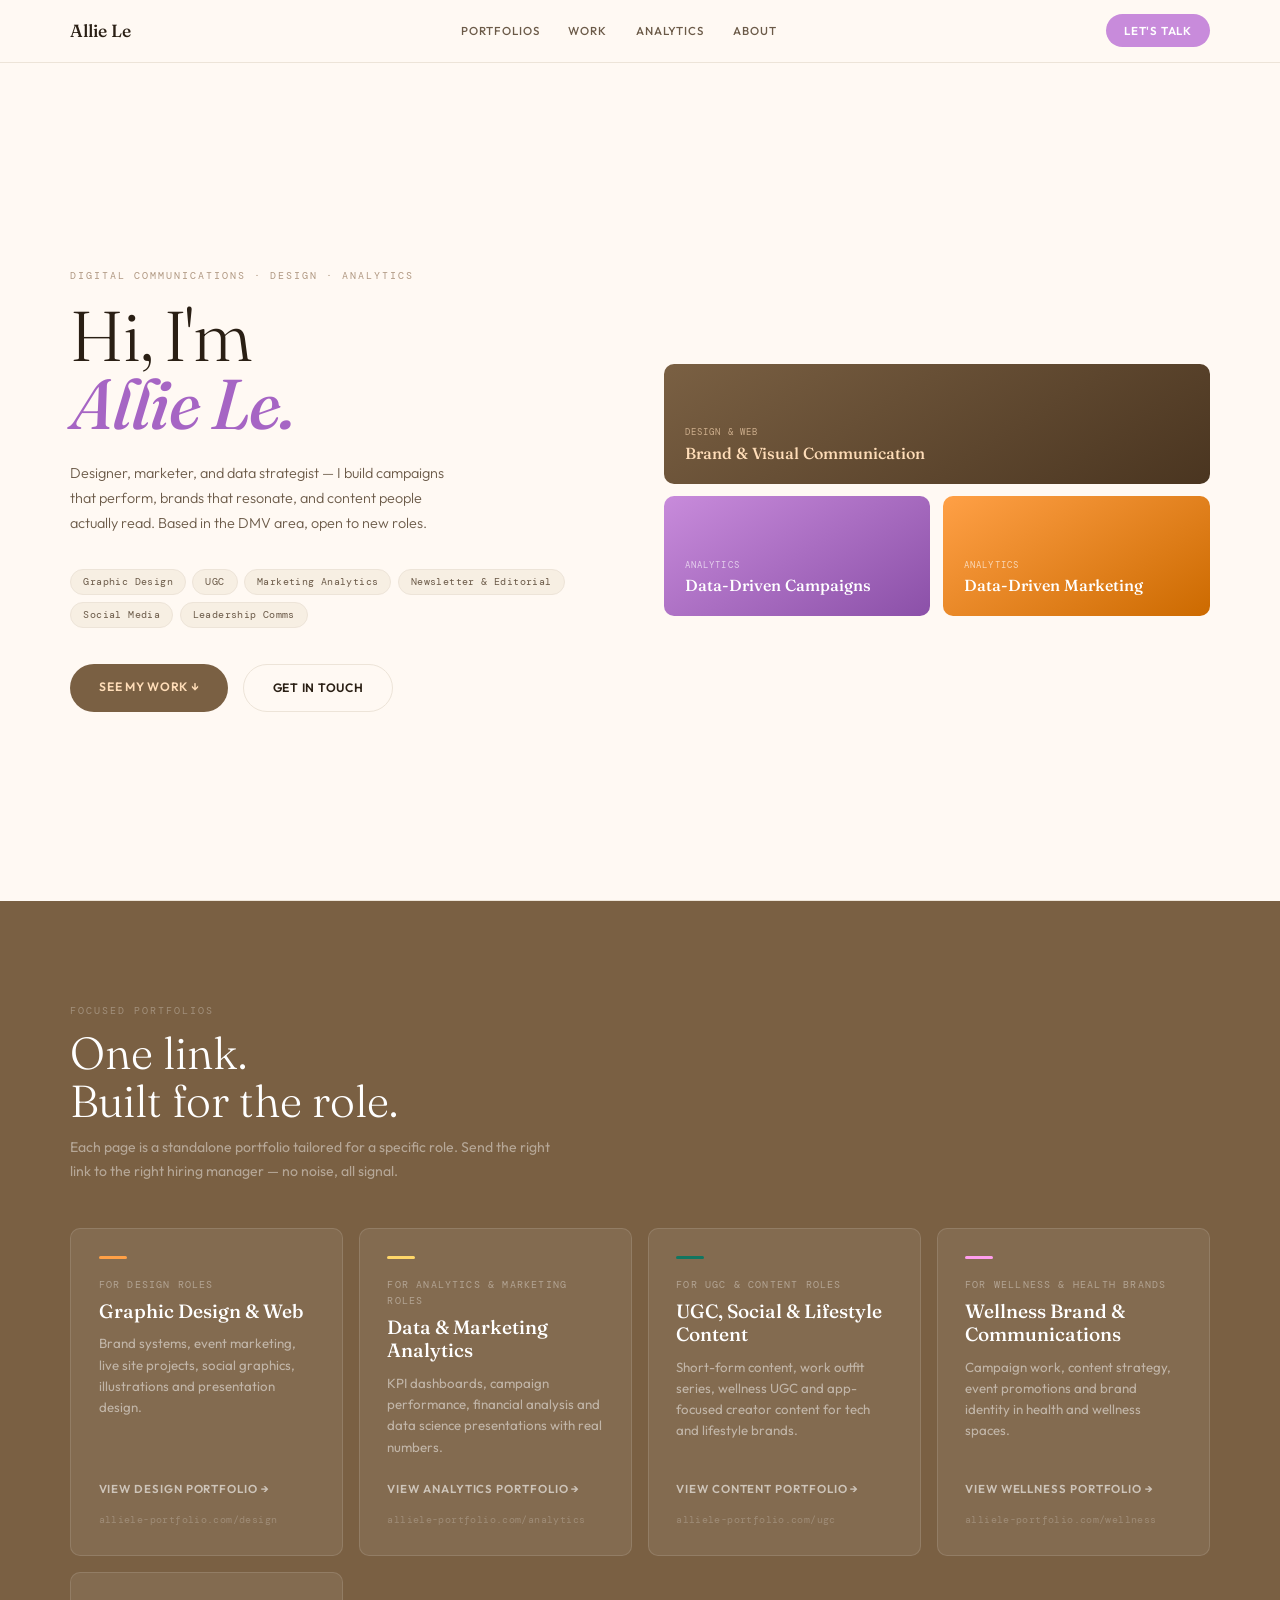
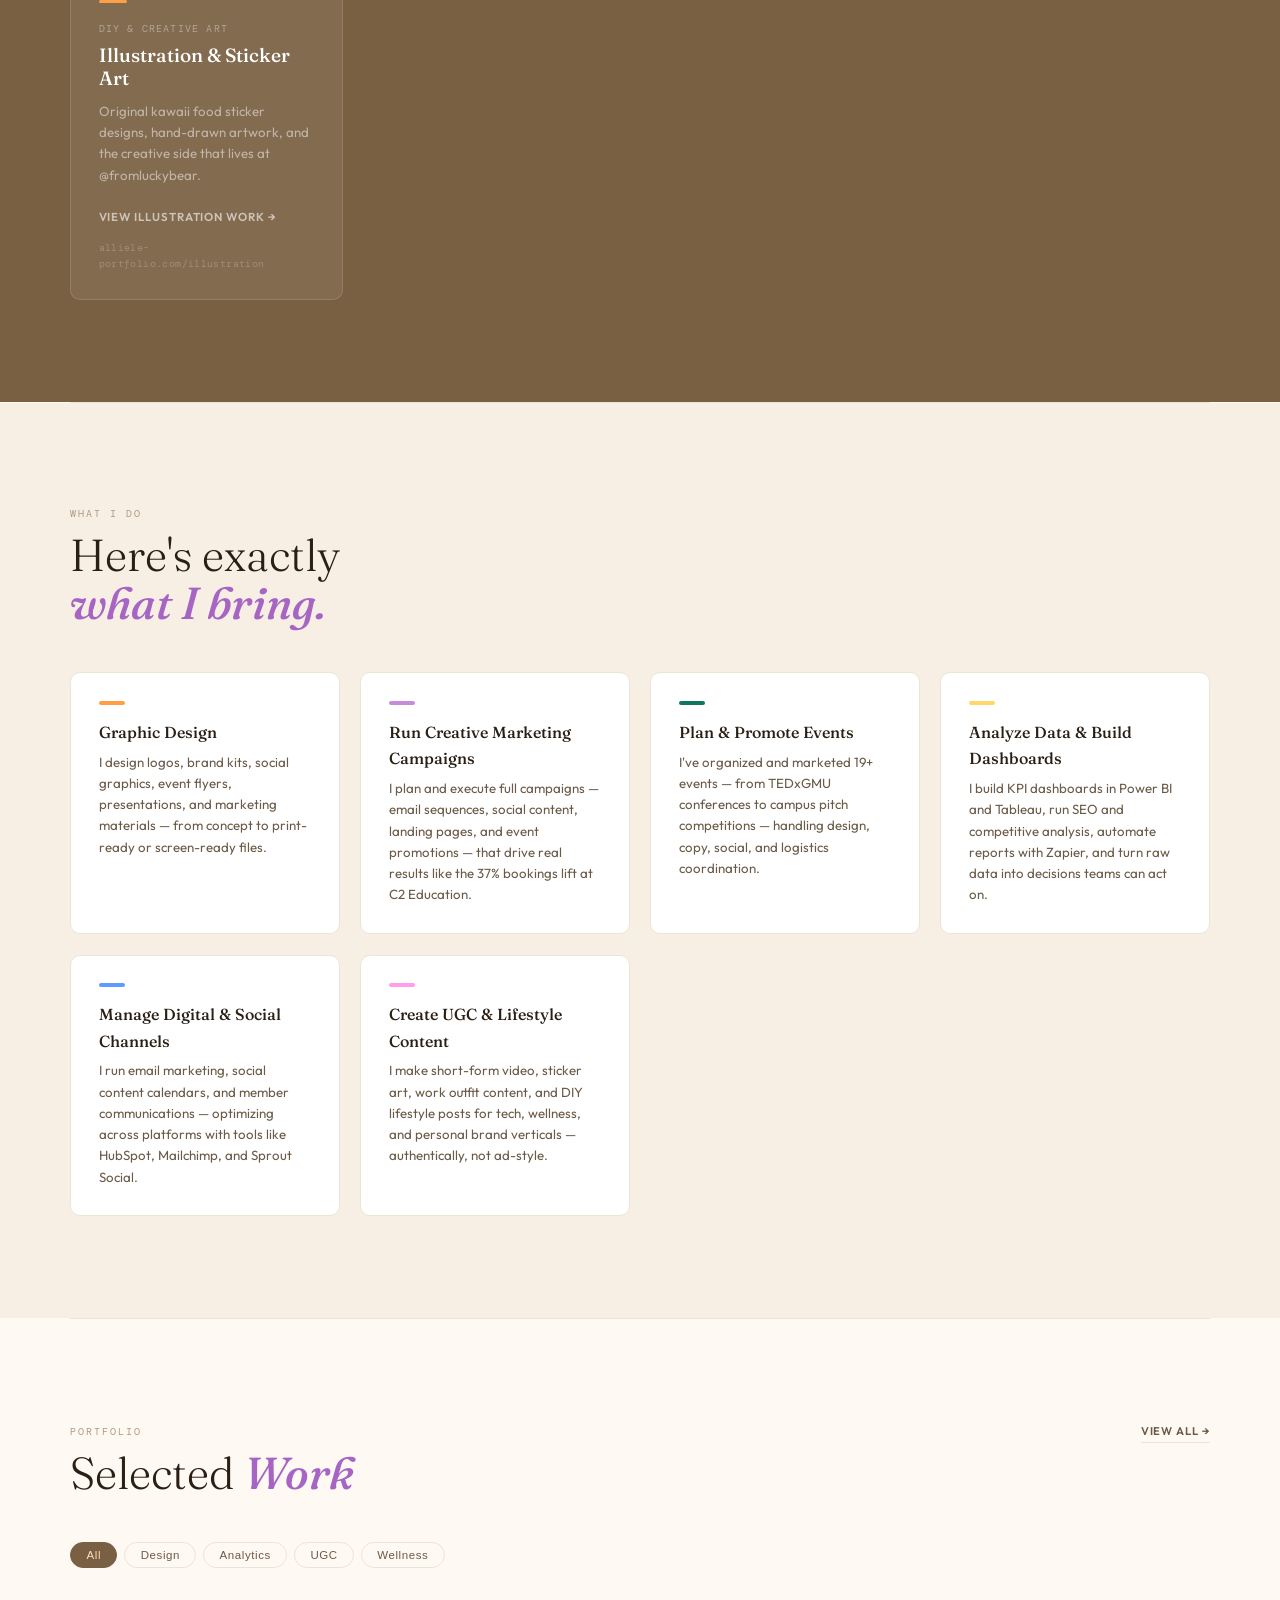
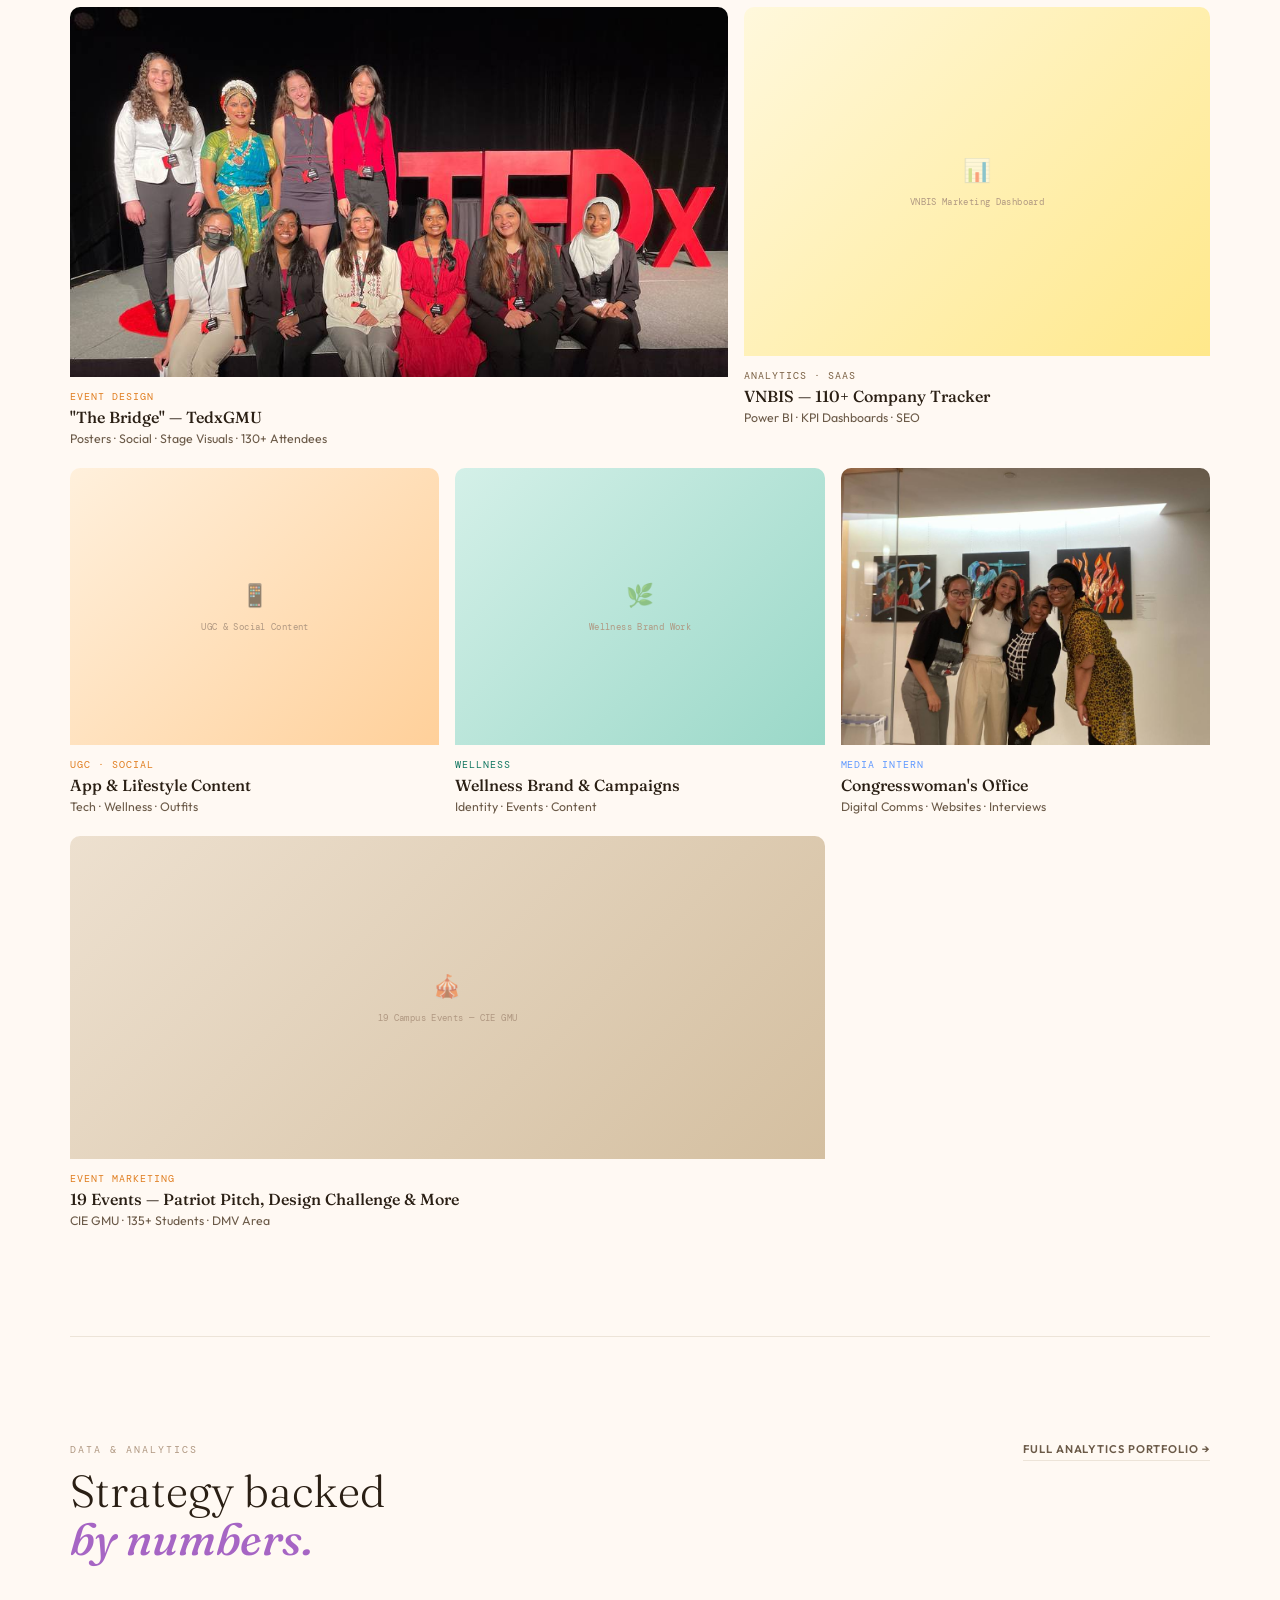
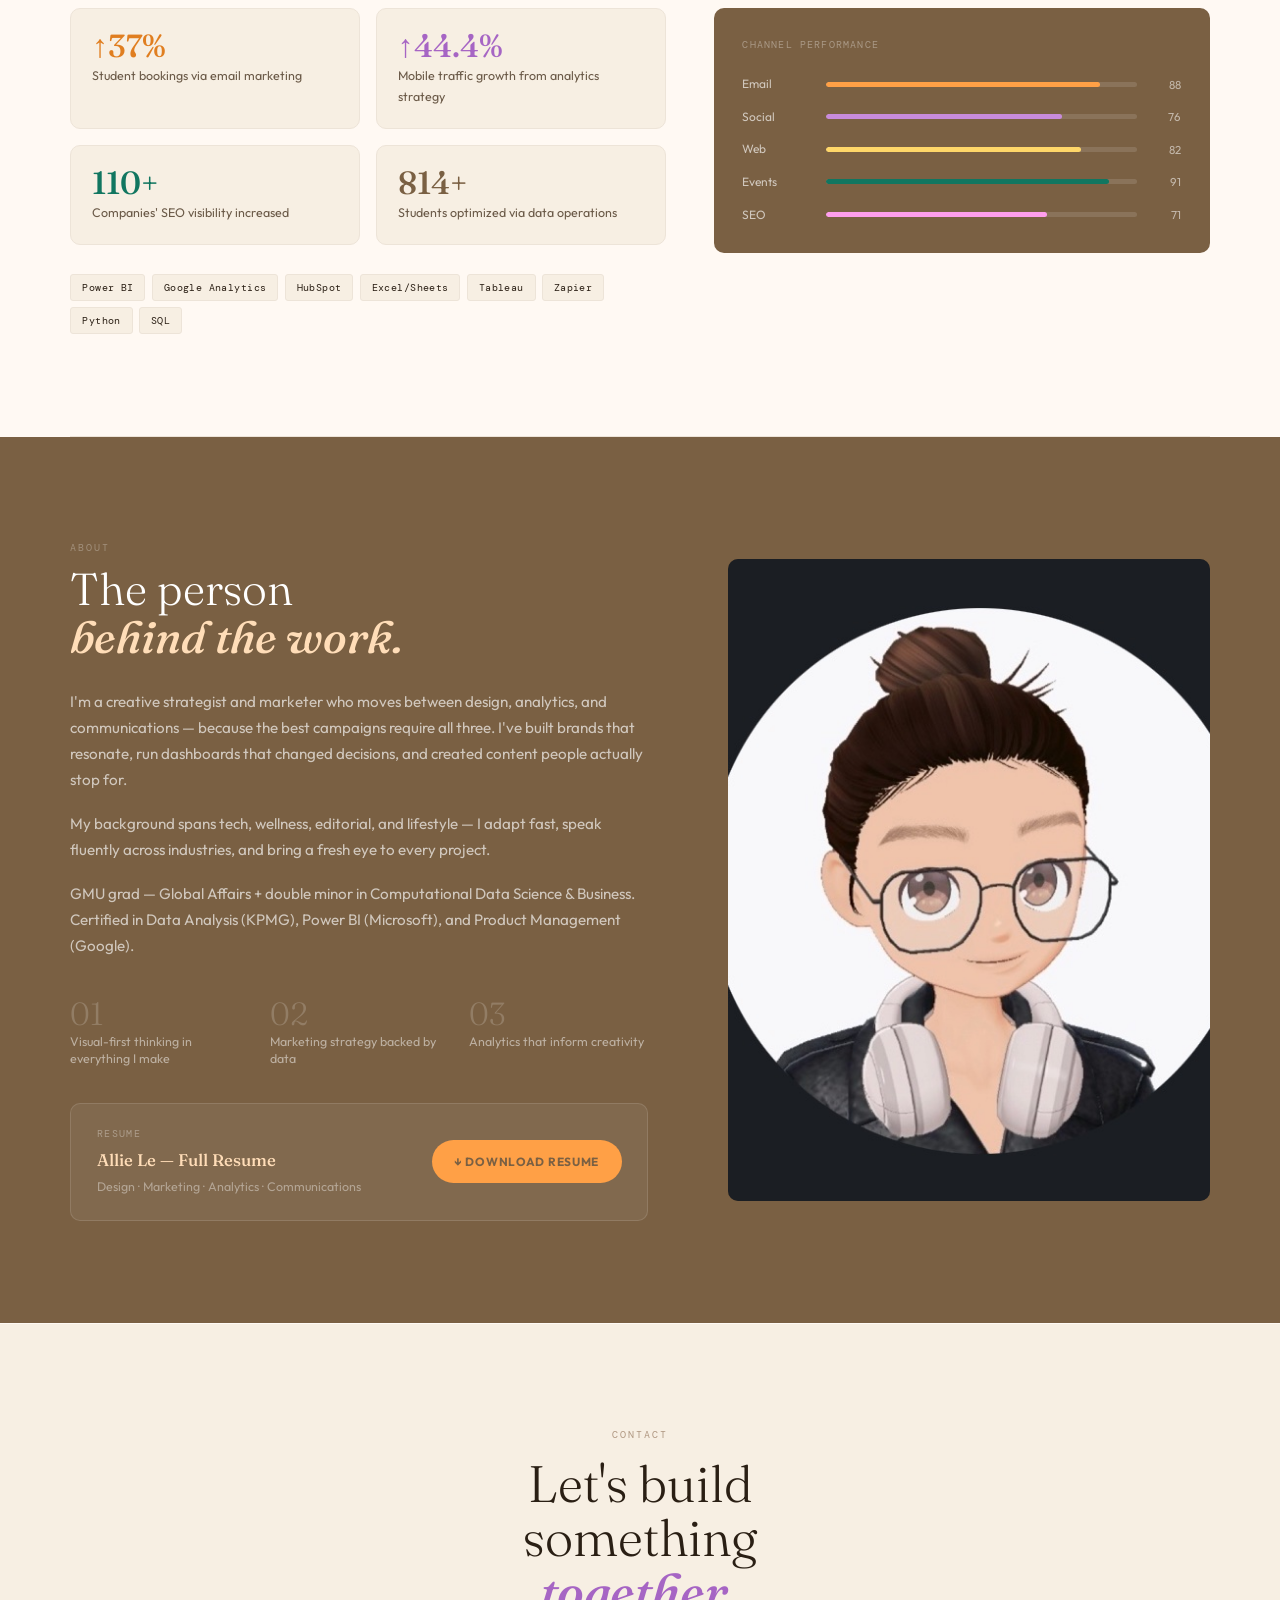
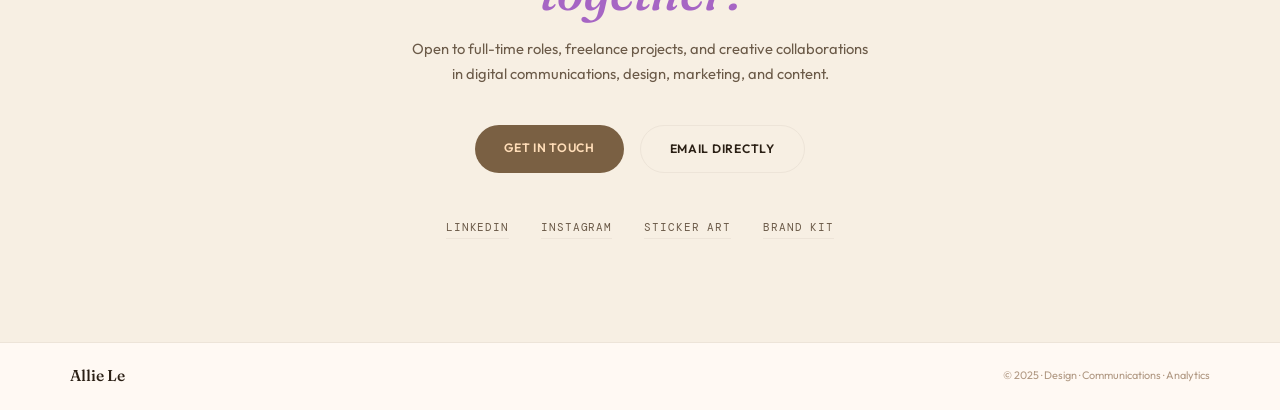
<file: index-3.html>
<!DOCTYPE html>
<html lang="en">
<head>
  <meta charset="UTF-8"/>
  <meta name="viewport" content="width=device-width,initial-scale=1.0"/>
  <title>Allie Le — Creative Strategy, Design & Analytics</title>
  <link rel="preconnect" href="https://fonts.googleapis.com"/>
  <link rel="preconnect" href="https://fonts.gstatic.com" crossorigin/>
  <link href="https://fonts.googleapis.com/css2?family=Fraunces:ital,wght@0,300;0,500;0,700;1,300;1,500&family=Outfit:wght@300;400;500;600&family=DM+Mono:wght@400&display=swap" rel="stylesheet"/>
  <link rel="stylesheet" href="brand.css"/>
  <style>
    /* ── NAV ── */
    nav {
      position: fixed; top: 0; left: 0; right: 0; z-index: 100;
      display: flex; align-items: center; justify-content: space-between;
      padding: .9rem var(--pad);
      background: rgba(255,249,243,.95); backdrop-filter: blur(14px);
      border-bottom: 1px solid var(--border);
    }
    .nav-logo { font-family: var(--font-display); font-size: 1.1rem; font-weight: 500; text-decoration: none; color: var(--ink); }
    .nav-links { display: flex; gap: 1.8rem; list-style: none; }
    .nav-links a { font-size: .72rem; font-weight: 500; letter-spacing: .08em; text-transform: uppercase; text-decoration: none; color: var(--ink-mid); transition: color .2s; }
    .nav-links a:hover { color: var(--lilac-dk); }
    .nav-cta { font-size: .72rem; font-weight: 600; letter-spacing: .07em; text-transform: uppercase; padding: .44rem 1.1rem; background: var(--lilac); color: #fff; border-radius: var(--radius-pill); text-decoration: none; transition: background .2s; }
    .nav-cta:hover { background: var(--lilac-dk); }

    /* ── HERO ── */
    #hero {
      min-height: 100vh;
      padding: 0 var(--pad); padding-top: 5rem;
      display: grid; grid-template-columns: 1fr 1fr;
      align-items: center; gap: 3rem;
      background: var(--cream);
    }
    .h-eye { font-family: var(--font-mono); font-size: .62rem; letter-spacing: .2em; text-transform: uppercase; color: var(--ink-lt); margin-bottom: 1.1rem; }
    .h-title { font-family: var(--font-display); font-size: clamp(3rem, 5.5vw, 5.8rem); font-weight: 300; line-height: .97; letter-spacing: -.02em; margin-bottom: 1.4rem; }
    .h-title em { font-style: italic; font-weight: 500; color: var(--lilac-dk); }
    .h-desc { font-size: clamp(.9rem, 1.1vw, 1rem); color: var(--ink-mid); max-width: 44ch; line-height: 1.75; font-weight: 300; margin-bottom: 2rem; }
    .h-tags { display: flex; flex-wrap: wrap; gap: .4rem; margin-bottom: 2.2rem; }
    .h-tag { font-family: var(--font-mono); font-size: .62rem; letter-spacing: .04em; padding: .26rem .75rem; border-radius: var(--radius-pill); background: var(--cream-dk); border: 1px solid var(--border); color: var(--ink-mid); }
    .h-btns { display: flex; gap: .9rem; flex-wrap: wrap; }
    .btn-p { padding: .82rem 1.8rem; background: var(--brown); color: var(--peach); font-family: var(--font-body); font-size: .76rem; font-weight: 600; letter-spacing: .06em; text-transform: uppercase; text-decoration: none; border-radius: var(--radius-pill); transition: background .2s; }
    .btn-p:hover { background: var(--brown-dk); }
    .btn-g { padding: .82rem 1.8rem; border: 1.5px solid var(--border); color: var(--ink); font-family: var(--font-body); font-size: .76rem; font-weight: 600; letter-spacing: .06em; text-transform: uppercase; text-decoration: none; border-radius: var(--radius-pill); transition: border-color .2s, color .2s; }
    .btn-g:hover { border-color: var(--lilac); color: var(--lilac-dk); }

    /* hero right — floating cards */
    .h-cards { display: grid; grid-template-columns: 1fr 1fr; gap: .8rem; }
    .hc { border-radius: var(--radius); overflow: hidden; cursor: pointer; transition: transform .3s; }
    .hc:hover { transform: translateY(-5px); }
    .hc:first-child { grid-column: span 2; }
    .hc-body { padding: 1.3rem; min-height: 120px; display: flex; flex-direction: column; justify-content: flex-end; }
    .hc-eye { font-family: var(--font-mono); font-size: .58rem; letter-spacing: .12em; text-transform: uppercase; opacity: .65; margin-bottom: .22rem; }
    .hc-name { font-family: var(--font-display); font-size: 1rem; font-weight: 500; line-height: 1.2; }
    .hc1 { background: linear-gradient(148deg, #7A6043, #4A3520); color: var(--peach); }
    .hc2 { background: linear-gradient(148deg, #C88BDB, #8B50A8); color: #fff; }
    .hc3 { background: linear-gradient(148deg, #FFA046, #CC6A00); color: #fff; }

    /* ── SECTION ── */
    section { padding: clamp(4rem,8vw,7rem) var(--pad); }
    .s-eye { font-family: var(--font-mono); font-size: .62rem; letter-spacing: .2em; text-transform: uppercase; color: var(--ink-lt); margin-bottom: .55rem; }
    .s-title { font-family: var(--font-display); font-size: clamp(1.9rem,3.5vw,3.2rem); font-weight: 300; line-height: 1.08; }
    .s-title em { font-style: italic; font-weight: 500; color: var(--lilac-dk); }
    .s-hdr { display: flex; align-items: baseline; justify-content: space-between; gap: 2rem; margin-bottom: clamp(2rem,3.5vw,3.5rem); }
    .s-link { font-size: .7rem; font-weight: 600; letter-spacing: .08em; text-transform: uppercase; color: var(--ink-mid); text-decoration: none; border-bottom: 1px solid var(--border); padding-bottom: 2px; white-space: nowrap; transition: color .2s, border-color .2s; }
    .s-link:hover { color: var(--lilac-dk); border-color: var(--lilac); }
    .div { height: 1px; background: var(--border); margin: 0 var(--pad); }

    /* ── TRACK CARDS ── */
    #tracks { background: var(--brown); }
    .tr-eye { color: rgba(255,255,255,.3); }
    .tr-title { color: #fff; margin-bottom: .7rem; }
    .tr-sub { color: rgba(255,255,255,.45); font-size: .88rem; max-width: 54ch; margin-bottom: clamp(2rem,3.5vw,3rem); line-height: 1.65; }
    .tr-grid { display: grid; grid-template-columns: repeat(auto-fit, minmax(260px,1fr)); gap: 1rem; }
    .tc {
      background: rgba(255,255,255,.07); border: 1px solid rgba(255,255,255,.12);
      border-radius: var(--radius); padding: 1.7rem; text-decoration: none; color: #fff;
      display: flex; flex-direction: column; transition: background .25s, transform .25s, border-color .25s;
    }
    .tc:hover { transform: translateY(-4px); border-color: rgba(255,255,255,.25); background: rgba(255,255,255,.11); }
    .tc-bar { width: 28px; height: 3px; border-radius: 2px; margin-bottom: 1.1rem; }
    .tc-role { font-family: var(--font-mono); font-size: .62rem; letter-spacing: .12em; text-transform: uppercase; opacity: .38; margin-bottom: .45rem; }
    .tc-name { font-family: var(--font-display); font-size: 1.2rem; font-weight: 500; margin-bottom: .65rem; line-height: 1.2; }
    .tc-desc { font-size: .83rem; color: rgba(255,255,255,.5); line-height: 1.6; margin-bottom: 1.3rem; flex: 1; }
    .tc-cta { font-size: .72rem; font-weight: 600; letter-spacing: .08em; text-transform: uppercase; opacity: .6; transition: opacity .2s; }
    .tc:hover .tc-cta { opacity: 1; }
    .tc-url { font-family: var(--font-mono); font-size: .6rem; opacity: .22; margin-top: .9rem; letter-spacing: .04em; }

    /* ── EXPERTISE ── */
    #expertise { background: var(--cream-dk); }
    .exp-grid { display: grid; grid-template-columns: repeat(auto-fit, minmax(240px,1fr)); gap: 1.3rem; }
    .exp-grid { display: grid; grid-template-columns: repeat(auto-fit, minmax(240px,1fr)); gap: 1.3rem; }
    .exp-card { background: var(--white); border: 1px solid var(--border); border-radius: var(--radius); padding: 1.7rem; transition: transform .25s, box-shadow .25s; }
    .exp-card:hover { transform: translateY(-3px); box-shadow: 0 14px 40px rgba(122,96,67,.09); }
    .ec-dot { width: 26px; height: 4px; border-radius: 2px; margin-bottom: .9rem; }
    .ec-t { font-family: var(--font-display); font-size: 1rem; font-weight: 500; margin-bottom: .4rem; }
    .ec-d { font-size: .83rem; color: var(--ink-mid); line-height: 1.6; }

    /* ── WORK GRID ── */
    #work {}
    .wfilters { display: flex; gap: .45rem; flex-wrap: wrap; margin-bottom: 2.4rem; }
    .wf { font-size: .72rem; font-weight: 500; letter-spacing: .05em; padding: .38rem .95rem; border-radius: var(--radius-pill); border: 1.5px solid var(--border); background: transparent; cursor: pointer; transition: all .2s; color: var(--ink-mid); }
    .wf.on, .wf:hover { background: var(--brown); border-color: var(--brown); color: var(--peach); }
    .wgrid { display: grid; grid-template-columns: repeat(12,1fr); gap: 1rem; }
    .wi { border-radius: var(--radius); overflow: hidden; cursor: pointer; position: relative; transition: transform .3s; }
    .wi:hover { transform: scale(1.015); }
    .wi:hover .wov { opacity: 1; }
    .w7 { grid-column: span 7; } .w5 { grid-column: span 5; } .w4 { grid-column: span 4; } .w8 { grid-column: span 8; } .w6 { grid-column: span 6; }
    .wthumb { width: 100%; aspect-ratio: 16/9; display: flex; align-items: center; justify-content: center; flex-direction: column; gap: .4rem; position: relative; }
    .w5 .wthumb, .w4 .wthumb { aspect-ratio: 4/3; }
    .wov { position: absolute; inset: 0; background: rgba(42,31,20,.38); opacity: 0; transition: opacity .3s; display: flex; align-items: center; justify-content: center; }
    .wov span { color: #fff; font-size: .7rem; font-weight: 600; letter-spacing: .1em; text-transform: uppercase; border: 1.5px solid rgba(255,255,255,.75); padding: .4rem 1rem; border-radius: var(--radius-pill); }
    .wph { font-size: 1.4rem; opacity: .45; }
    .wht { font-family: var(--font-mono); font-size: .58rem; color: var(--ink-lt); letter-spacing: .04em; }
    .wmeta { padding: .75rem 0 .15rem; }
    .wcat { font-family: var(--font-mono); font-size: .6rem; letter-spacing: .1em; text-transform: uppercase; margin-bottom: .18rem; }
    .wname { font-family: var(--font-display); font-size: 1rem; font-weight: 500; line-height: 1.25; }
    .wsub { font-size: .77rem; color: var(--ink-mid); margin-top: .1rem; }
    .bg-br { background: linear-gradient(135deg,#EDE0CF,#D4BFA0); }
    .bg-li { background: linear-gradient(135deg,#F3E4FA,#DFB8F0); }
    .bg-or { background: linear-gradient(135deg,#FFF0DC,#FFD09A); }
    .bg-te { background: linear-gradient(135deg,#D4F0E8,#9AD8C8); }
    .bg-ye { background: linear-gradient(135deg,#FFF8DC,#FFE88A); }

    /* ── ANALYTICS ── */
    .an-layout { display: grid; grid-template-columns: 1.2fr 1fr; gap: 3rem; align-items: start; }
    .st-grid { display: grid; grid-template-columns: 1fr 1fr; gap: 1rem; margin-bottom: 1.8rem; }
    .st-card { background: var(--cream-dk); border: 1px solid var(--border); border-radius: var(--radius); padding: 1.3rem; }
    .st-n { font-family: var(--font-display); font-size: clamp(1.6rem,2.5vw,2.2rem); font-weight: 500; line-height: 1; margin-bottom: .25rem; }
    .st-l { font-size: .78rem; color: var(--ink-mid); }
    .an-vis { background: var(--brown); border-radius: var(--radius); padding: 1.8rem; color: #fff; }
    .ch-ttl { font-family: var(--font-mono); font-size: .62rem; letter-spacing: .12em; text-transform: uppercase; opacity: .35; margin-bottom: 1.3rem; }
    .b-chart { display: flex; flex-direction: column; gap: .8rem; }
    .b-row { display: flex; align-items: center; gap: .75rem; }
    .b-lbl { font-size: .75rem; width: 72px; flex-shrink: 0; opacity: .65; }
    .b-track { flex: 1; height: 5px; background: rgba(255,255,255,.12); border-radius: 3px; overflow: hidden; }
    .b-fill { height: 100%; border-radius: 3px; }
    .b-val { font-size: .72rem; opacity: .55; width: 32px; text-align: right; }
    .tool-list { display: flex; flex-wrap: wrap; gap: .4rem; margin-top: 1.7rem; }
    .tool { font-family: var(--font-mono); font-size: .65rem; letter-spacing: .04em; padding: .24rem .68rem; border-radius: 3px; background: var(--cream-dk); border: 1px solid var(--border); }

    /* ── ABOUT ── */
    #about { background: var(--brown); color: #fff; }
    .ab-layout { display: grid; grid-template-columns: 1.2fr 1fr; gap: 5rem; align-items: center; }
    .ab-p { color: rgba(255,255,255,.65); margin-bottom: 1.1rem; font-size: .95rem; line-height: 1.72; }
    .ab-photo { aspect-ratio: 3/4; background: rgba(255,255,255,.07); border-radius: var(--radius); display: flex; align-items: center; justify-content: center; }
    .ab-hint { font-size: .75rem; opacity: .25; text-align: center; padding: 2rem; font-family: var(--font-mono); letter-spacing: .05em; }
    .vals { display: grid; grid-template-columns: repeat(3,1fr); gap: 1.3rem; margin-top: 2.4rem; }
    .val-n { font-family: var(--font-display); font-size: 2rem; font-weight: 300; opacity: .18; line-height: 1; margin-bottom: .18rem; }
    .val-l { font-size: .78rem; color: rgba(255,255,255,.5); line-height: 1.4; }

    /* ── CONTACT SECTION ── */
    #contact { text-align: center; background: var(--cream-dk); }
    .ct-title { font-family: var(--font-display); font-size: clamp(2rem,4vw,3.4rem); font-weight: 300; max-width: 14ch; margin: 0 auto 1.1rem; line-height: 1.05; }
    .ct-title em { font-style: italic; font-weight: 500; color: var(--lilac-dk); }
    .ct-sub { color: var(--ink-mid); max-width: 46ch; margin: 0 auto 2.4rem; font-size: .92rem; line-height: 1.7; }
    .ct-btns { display: flex; justify-content: center; gap: 1rem; flex-wrap: wrap; margin-bottom: 2.8rem; }
    .ct-links { display: flex; justify-content: center; gap: 2rem; flex-wrap: wrap; }
    .ct-lnk { font-family: var(--font-mono); font-size: .7rem; letter-spacing: .08em; text-transform: uppercase; color: var(--ink-mid); text-decoration: none; border-bottom: 1px solid var(--border); padding-bottom: 2px; transition: color .2s, border-color .2s; }
    .ct-lnk:hover { color: var(--lilac-dk); border-color: var(--lilac); }

    /* footer */
    footer { border-top: 1px solid var(--border); padding: 1.3rem var(--pad); display: flex; justify-content: space-between; align-items: center; flex-wrap: wrap; gap: 1rem; }
    .fn { font-family: var(--font-display); font-size: .98rem; font-weight: 500; }
    .ft { font-size: .68rem; color: var(--ink-lt); }

    /* modal */
    .mb { position: fixed; inset: 0; background: rgba(42,31,20,.55); z-index: 400; display: flex; align-items: center; justify-content: center; padding: 2rem; opacity: 0; pointer-events: none; transition: opacity .3s; }
    .mb.open { opacity: 1; pointer-events: all; }
    .modal { background: var(--white); border-radius: var(--radius); max-width: 640px; width: 100%; padding: 2.4rem; transform: translateY(20px); transition: transform .3s; max-height: 90vh; overflow-y: auto; }
    .mb.open .modal { transform: translateY(0); }
    .mcl { float: right; background: none; border: none; font-size: 1.2rem; cursor: pointer; color: var(--ink-lt); transition: color .2s; }
    .mcl:hover { color: var(--ink); }
    .m-cat { font-family: var(--font-mono); font-size: .62rem; letter-spacing: .12em; text-transform: uppercase; margin-bottom: .5rem; }
    .m-tt { font-family: var(--font-display); font-size: 1.5rem; font-weight: 500; margin-bottom: .3rem; line-height: 1.15; }
    .m-role { font-family: var(--font-mono); font-size: .65rem; color: var(--ink-lt); margin-bottom: 1.1rem; }
    .m-body { font-size: .87rem; color: var(--ink-mid); line-height: 1.75; }
    .m-body p { margin-bottom: .75rem; }
    .m-body strong { color: var(--ink); font-weight: 600; }
    .m-chips { display: flex; flex-wrap: wrap; gap: .35rem; margin-top: .9rem; }
    .m-chip { font-size: .64rem; font-weight: 500; padding: .2rem .62rem; border-radius: var(--radius-pill); background: var(--cream-dk); border: 1px solid var(--border); }
    .uph { background: var(--cream-dk); border: 1.5px dashed var(--border); border-radius: var(--radius); padding: 1rem; margin-top: 1rem; text-align: center; font-size: .76rem; color: var(--ink-lt); font-family: var(--font-mono); letter-spacing: .04em; line-height: 1.6; }

    @media(max-width:900px) {
      #hero, .wr-layout, .an-layout, .ab-layout { grid-template-columns: 1fr; gap: 2rem; }
      .h-cards, .ab-photo { display: none; }
      .w7,.w5,.w4,.w8,.w6 { grid-column: span 12; }
    }
    @media(max-width:600px) { .nav-links { display: none; } }
  </style>
</head>
<body>

<!-- NAV -->
<nav>
  <a class="nav-logo" href="index.html">Allie Le</a>
  <ul class="nav-links">
    <li><a href="#tracks">Portfolios</a></li>
    <li><a href="#work">Work</a></li>
    <li><a href="#analytics">Analytics</a></li>
    <li><a href="#about">About</a></li>
  </ul>
  <a class="nav-cta" href="contact.html">Let's Talk</a>
</nav>

<!-- HERO -->
<section id="hero">
  <div class="fu">
    <p class="h-eye">Digital Communications · Design · Analytics</p>
    <h1 class="h-title">Hi, I'm<br><em>Allie Le.</em></h1>
    <p class="h-desc">Designer, marketer, and data strategist — I build campaigns that perform, brands that resonate, and content people actually read. Based in the DMV area, open to new roles.</p>
    <div class="h-tags">
      <span class="h-tag">Graphic Design</span>
      <span class="h-tag">UGC</span>
      <span class="h-tag">Marketing Analytics</span>
      <span class="h-tag">Newsletter & Editorial</span>
      <span class="h-tag">Social Media</span>
      <span class="h-tag">Leadership Comms</span>
    </div>
    <div class="h-btns">
      <a class="btn-p" href="#tracks">See My Work ↓</a>
      <a class="btn-g" href="contact.html">Get in Touch</a>
    </div>
  </div>
  <div class="h-cards">
    <div class="hc hc1" onclick="location.href='design.html'">
      <div class="hc-body"><p class="hc-eye">Design & Web</p><p class="hc-name">Brand & Visual Communication</p></div>
    </div>
    <div class="hc hc2" onclick="location.href='analytics.html'">
      <div class="hc-body"><p class="hc-eye">Analytics</p><p class="hc-name">Data-Driven Campaigns</p></div>
    </div>
    <div class="hc hc3" onclick="location.href='analytics.html'">
      <div class="hc-body"><p class="hc-eye">Analytics</p><p class="hc-name">Data-Driven Marketing</p></div>
    </div>
  </div>
</section>

<div class="div"></div>

<!-- TRACK CARDS -->
<section id="tracks">
  <p class="s-eye tr-eye fu">Focused Portfolios</p>
  <h2 class="s-title tr-title fu">One link.<br>Built for the role.</h2>
  <p class="tr-sub fu">Each page is a standalone portfolio tailored for a specific role. Send the right link to the right hiring manager — no noise, all signal.</p>
  <div class="tr-grid">
    <a class="tc fu" href="design.html">
      <div class="tc-bar" style="background:var(--orange)"></div>
      <p class="tc-role">For Design Roles</p>
      <p class="tc-name">Graphic Design & Web</p>
      <p class="tc-desc">Brand systems, event marketing, live site projects, social graphics, illustrations and presentation design.</p>
      <span class="tc-cta">View Design Portfolio →</span>
      <p class="tc-url">alliele-portfolio.com/design</p>
    </a>
    <a class="tc fu" href="analytics.html">
      <div class="tc-bar" style="background:var(--yellow)"></div>
      <p class="tc-role">For Analytics & Marketing Roles</p>
      <p class="tc-name">Data & Marketing Analytics</p>
      <p class="tc-desc">KPI dashboards, campaign performance, financial analysis and data science presentations with real numbers.</p>
      <span class="tc-cta">View Analytics Portfolio →</span>
      <p class="tc-url">alliele-portfolio.com/analytics</p>
    </a>
    <a class="tc fu" href="ugc.html">
      <div class="tc-bar" style="background:var(--teal)"></div>
      <p class="tc-role">For UGC & Content Roles</p>
      <p class="tc-name">UGC, Social & Lifestyle Content</p>
      <p class="tc-desc">Short-form content, work outfit series, wellness UGC and app-focused creator content for tech and lifestyle brands.</p>
      <span class="tc-cta">View Content Portfolio →</span>
      <p class="tc-url">alliele-portfolio.com/ugc</p>
    </a>
    <a class="tc fu" href="wellness.html">
      <div class="tc-bar" style="background:var(--rose)"></div>
      <p class="tc-role">For Wellness & Health Brands</p>
      <p class="tc-name">Wellness Brand & Communications</p>
      <p class="tc-desc">Campaign work, content strategy, event promotions and brand identity in health and wellness spaces.</p>
      <span class="tc-cta">View Wellness Portfolio →</span>
      <p class="tc-url">alliele-portfolio.com/wellness</p>
    </a>
    <a class="tc fu" href="illustration.html">
      <div class="tc-bar" style="background:var(--orange)"></div>
      <p class="tc-role">DIY & Creative Art</p>
      <p class="tc-name">Illustration & Sticker Art</p>
      <p class="tc-desc">Original kawaii food sticker designs, hand-drawn artwork, and the creative side that lives at @fromluckybear.</p>
      <span class="tc-cta">View Illustration Work →</span>
      <p class="tc-url">alliele-portfolio.com/illustration</p>
    </a>
  </div>
</section>

<div class="div"></div>

<!-- EXPERTISE -->
<section id="expertise">
  <div class="s-hdr fu">
    <div>
      <p class="s-eye">What I Do</p>
      <h2 class="s-title">Here's exactly<br><em>what I bring.</em></h2>
    </div>
  </div>
  <div class="exp-grid">

    <div class="exp-card fu">
      <div class="ec-dot" style="background:var(--orange)"></div>
      <p class="ec-t">Graphic Design</p>
      <p class="ec-d">I design logos, brand kits, social graphics, event flyers, presentations, and marketing materials — from concept to print-ready or screen-ready files.</p>
    </div>

    <div class="exp-card fu">
      <div class="ec-dot" style="background:var(--lilac)"></div>
      <p class="ec-t">Run Creative Marketing Campaigns</p>
      <p class="ec-d">I plan and execute full campaigns — email sequences, social content, landing pages, and event promotions — that drive real results like the 37% bookings lift at C2 Education.</p>
    </div>

    <div class="exp-card fu">
      <div class="ec-dot" style="background:var(--teal)"></div>
      <p class="ec-t">Plan & Promote Events</p>
      <p class="ec-d">I've organized and marketed 19+ events — from TEDxGMU conferences to campus pitch competitions — handling design, copy, social, and logistics coordination.</p>
    </div>

    <div class="exp-card fu">
      <div class="ec-dot" style="background:var(--yellow)"></div>
      <p class="ec-t">Analyze Data & Build Dashboards</p>
      <p class="ec-d">I build KPI dashboards in Power BI and Tableau, run SEO and competitive analysis, automate reports with Zapier, and turn raw data into decisions teams can act on.</p>
    </div>

    <div class="exp-card fu">
      <div class="ec-dot" style="background:var(--cobalt)"></div>
      <p class="ec-t">Manage Digital & Social Channels</p>
      <p class="ec-d">I run email marketing, social content calendars, and member communications — optimizing across platforms with tools like HubSpot, Mailchimp, and Sprout Social.</p>
    </div>

    <div class="exp-card fu">
      <div class="ec-dot" style="background:var(--rose)"></div>
      <p class="ec-t">Create UGC & Lifestyle Content</p>
      <p class="ec-d">I make short-form video, sticker art, work outfit content, and DIY lifestyle posts for tech, wellness, and personal brand verticals — authentically, not ad-style.</p>
    </div>

  </div>
</section>

<div class="div"></div>

<!-- WORK GRID -->
<section id="work">
  <div class="s-hdr fu">
    <div><p class="s-eye">Portfolio</p><h2 class="s-title">Selected <em>Work</em></h2></div>
    <a class="s-link" href="design.html">View All →</a>
  </div>
  <div class="wfilters" id="wf">
    <button class="wf on" data-f="all">All</button>
    <button class="wf" data-f="design">Design</button>
    <button class="wf" data-f="analytics">Analytics</button>
    <button class="wf" data-f="ugc">UGC</button>
    <button class="wf" data-f="wellness">Wellness</button>
  </div>
  <div class="wgrid">
    <div class="wi w7 fu" data-cat="design" onclick="openM('tedx')"><div class="wthumb" style="position:relative;overflow:hidden"><img src="[data-uri]" alt="TedxGMU" style="width:100%;height:100%;object-fit:cover;object-position:top"/><div class="wov"><span>View</span></div></div><div class="wmeta"><p class="wcat" style="color:var(--orange-dk)">Event Design</p><p class="wname">"The Bridge" — TedxGMU</p><p class="wsub">Posters · Social · Stage Visuals · 130+ Attendees</p></div></div>
    <div class="wi w5 fu" data-cat="analytics" onclick="openM('vnbis')"><div class="wthumb bg-ye"><p class="wph">📊</p><p class="wht">VNBIS Marketing Dashboard</p><div class="wov"><span>View</span></div></div><div class="wmeta"><p class="wcat" style="color:var(--brown)">Analytics · SaaS</p><p class="wname">VNBIS — 110+ Company Tracker</p><p class="wsub">Power BI · KPI Dashboards · SEO</p></div></div>
    <div class="wi w4 fu" data-cat="ugc" onclick="openM('ugc')"><div class="wthumb bg-or"><p class="wph">📱</p><p class="wht">UGC & Social Content</p><div class="wov"><span>View</span></div></div><div class="wmeta"><p class="wcat" style="color:var(--orange-dk)">UGC · Social</p><p class="wname">App & Lifestyle Content</p><p class="wsub">Tech · Wellness · Outfits</p></div></div>
    <div class="wi w4 fu" data-cat="wellness" onclick="openM('well')"><div class="wthumb bg-te"><p class="wph">🌿</p><p class="wht">Wellness Brand Work</p><div class="wov"><span>View</span></div></div><div class="wmeta"><p class="wcat" style="color:var(--teal)">Wellness</p><p class="wname">Wellness Brand & Campaigns</p><p class="wsub">Identity · Events · Content</p></div></div>
    <div class="wi w4 fu" data-cat="design" onclick="openM('congress')"><div class="wthumb" style="position:relative;overflow:hidden"><img src="[data-uri]" alt="Congressional Media Internship" style="width:100%;height:100%;object-fit:cover;object-position:center top"/><div class="wov"><span>View</span></div></div><div class="wmeta"><p class="wcat" style="color:var(--cobalt)">Media Intern</p><p class="wname">Congresswoman's Office</p><p class="wsub">Digital Comms · Websites · Interviews</p></div></div>
    <div class="wi w8 fu" data-cat="design" onclick="openM('cie')"><div class="wthumb bg-br" style="aspect-ratio:21/9"><p class="wph">🎪</p><p class="wht">19 Campus Events — CIE GMU</p><div class="wov"><span>View</span></div></div><div class="wmeta"><p class="wcat" style="color:var(--orange-dk)">Event Marketing</p><p class="wname">19 Events — Patriot Pitch, Design Challenge & More</p><p class="wsub">CIE GMU · 135+ Students · DMV Area</p></div></div>
  </div>
</section>

<div class="div"></div>

<!-- ANALYTICS PREVIEW -->
<section id="analytics">
  <div class="s-hdr fu">
    <div><p class="s-eye">Data & Analytics</p><h2 class="s-title">Strategy backed<br><em>by numbers.</em></h2></div>
    <a class="s-link" href="analytics.html">Full Analytics Portfolio →</a>
  </div>
  <div class="an-layout">
    <div class="fu">
      <div class="st-grid">
        <div class="st-card"><p class="st-n" style="color:var(--orange-dk)">↑37%</p><p class="st-l">Student bookings via email marketing</p></div>
        <div class="st-card"><p class="st-n" style="color:var(--lilac-dk)">↑44.4%</p><p class="st-l">Mobile traffic growth from analytics strategy</p></div>
        <div class="st-card"><p class="st-n" style="color:var(--teal)">110+</p><p class="st-l">Companies' SEO visibility increased</p></div>
        <div class="st-card"><p class="st-n" style="color:var(--brown)">814+</p><p class="st-l">Students optimized via data operations</p></div>
      </div>
      <div class="tool-list">
        <span class="tool">Power BI</span><span class="tool">Google Analytics</span><span class="tool">HubSpot</span><span class="tool">Excel/Sheets</span><span class="tool">Tableau</span><span class="tool">Zapier</span><span class="tool">Python</span><span class="tool">SQL</span>
      </div>
    </div>
    <div class="an-vis fu">
      <p class="ch-ttl">Channel Performance</p>
      <div class="b-chart">
        <div class="b-row"><span class="b-lbl">Email</span><div class="b-track"><div class="b-fill" style="width:88%;background:var(--orange)"></div></div><span class="b-val">88</span></div>
        <div class="b-row"><span class="b-lbl">Social</span><div class="b-track"><div class="b-fill" style="width:76%;background:var(--lilac)"></div></div><span class="b-val">76</span></div>
        <div class="b-row"><span class="b-lbl">Web</span><div class="b-track"><div class="b-fill" style="width:82%;background:var(--yellow)"></div></div><span class="b-val">82</span></div>
        <div class="b-row"><span class="b-lbl">Events</span><div class="b-track"><div class="b-fill" style="width:91%;background:var(--teal)"></div></div><span class="b-val">91</span></div>
        <div class="b-row"><span class="b-lbl">SEO</span><div class="b-track"><div class="b-fill" style="width:71%;background:var(--rose)"></div></div><span class="b-val">71</span></div>
      </div>
    </div>
  </div>
</section>

<div class="div"></div>

<!-- ABOUT -->
<section id="about">
  <div class="ab-layout">
    <div class="fu">
      <p class="s-eye" style="color:rgba(255,255,255,.3)">About</p>
      <h2 class="s-title" style="color:#fff;margin-bottom:1.7rem">The person<br><em style="color:var(--peach)">behind the work.</em></h2>
      <p class="ab-p">I'm a creative strategist and marketer who moves between design, analytics, and communications — because the best campaigns require all three. I've built brands that resonate, run dashboards that changed decisions, and created content people actually stop for.</p>
      <p class="ab-p">My background spans tech, wellness, editorial, and lifestyle — I adapt fast, speak fluently across industries, and bring a fresh eye to every project.</p>
      <p class="ab-p">GMU grad — Global Affairs + double minor in Computational Data Science & Business. Certified in Data Analysis (KPMG), Power BI (Microsoft), and Product Management (Google).</p>
      <div class="vals">
        <div><p class="val-n">01</p><p class="val-l">Visual-first thinking in everything I make</p></div>
        <div><p class="val-n">02</p><p class="val-l">Marketing strategy backed by data</p></div>
        <div><p class="val-n">03</p><p class="val-l">Analytics that inform creativity</p></div>
      </div>

      <!-- RESUME DOWNLOAD -->
      <div style="margin-top:2.2rem;padding:1.4rem 1.6rem;background:rgba(255,255,255,.06);border:1px solid rgba(255,255,255,.12);border-radius:var(--radius);display:flex;align-items:center;justify-content:space-between;gap:1.5rem;flex-wrap:wrap">
        <div>
          <p style="font-family:var(--font-mono);font-size:.6rem;letter-spacing:.14em;text-transform:uppercase;color:rgba(255,255,255,.35);margin-bottom:.3rem">Resume</p>
          <p style="font-family:var(--font-display);font-size:1.05rem;font-weight:500;color:var(--peach);margin-bottom:.15rem">Allie Le — Full Resume</p>
          <p style="font-size:.78rem;color:rgba(255,255,255,.4)">Design · Marketing · Analytics · Communications</p>
        </div>
        <a href="alliele-resume.pdf" download="Allie_Le_Resume.pdf" style="display:inline-flex;align-items:center;gap:.5rem;padding:.72rem 1.4rem;background:var(--orange);color:var(--brown);font-family:var(--font-body);font-size:.74rem;font-weight:700;letter-spacing:.06em;text-transform:uppercase;text-decoration:none;border-radius:var(--radius-pill);transition:background .2s;flex-shrink:0" onmouseover="this.style.background='#E07E20';this.style.color='#fff'" onmouseout="this.style.background='#FFA046';this.style.color='#5C4730'">
          ↓ Download Resume
        </a>
      </div>
    </div>
    <div class="ab-photo fu" style="background:var(--brown-dk);overflow:hidden;display:flex;align-items:center;justify-content:center">
      <img src="[data-uri]" alt="Allie Le" style="width:100%;height:100%;object-fit:cover;object-position:center top"/>
    </div>
  </div>
</section>

<div class="div" style="background:rgba(255,255,255,.1)"></div>

<!-- CONTACT -->
<section id="contact">
  <div class="fu">
    <p class="s-eye" style="margin-bottom:.9rem">Contact</p>
    <h2 class="ct-title">Let's build<br>something <em>together.</em></h2>
    <p class="ct-sub">Open to full-time roles, freelance projects, and creative collaborations in digital communications, design, marketing, and content.</p>
    <div class="ct-btns">
      <a class="btn-p" href="contact.html">Get in Touch</a>
      <a class="btn-g" href="mailto:alliele.connect@gmail.com?subject=Let's Work Together">Email Directly</a>
    </div>
    <div class="ct-links">
      <a class="ct-lnk" href="https://www.linkedin.com/in/ali-le/" target="_blank" rel="noopener">LinkedIn</a>
      <a class="ct-lnk" href="https://www.instagram.com/fromluckybear/" target="_blank" rel="noopener">Instagram</a>
      <a class="ct-lnk" href="illustration.html">Sticker Art</a>
      <a class="ct-lnk" href="brand-kit.html">Brand Kit</a>
    </div>
  </div>
</section>

<footer>
  <span class="fn">Allie Le</span>
  <span class="ft">© 2025 · Design · Communications · Analytics</span>
</footer>

<!-- MODAL -->
<div class="mb" id="mb" onclick="if(event.target.id==='mb')closeM()">
  <div class="modal">
    <button class="mcl" onclick="closeM()">✕</button>
    <p class="m-cat" id="mCat"></p>
    <h3 class="m-tt" id="mTt"></h3>
    <p class="m-role" id="mRole"></p>
    <div class="m-body" id="mBody"></div>
  </div>
</div>

<script>
const MD = {
  tedx:{cat:"Event Marketing Design",c:"#E07E20",t:'"The Bridge" — TedxGMU Spring Conference',r:"Director of Event Management · GMU · 130+ Attendees",b:`<p>Led the full design and marketing rollout for "The Bridge" — a TedxGMU spring conference with 130+ attendees. Designed event posters, social graphics, stage visuals, and speaker cards within TEDx brand guidelines.</p><p><strong>Role beyond design:</strong> Coordinated cross-functional teams across marketing, logistics, and speaker coordination.</p><div class="m-chips"><span class="m-chip">Event Posters</span><span class="m-chip">Social Graphics</span><span class="m-chip">Stage Visuals</span><span class="m-chip">130+ Attendees</span></div><div class="uph">📁 Upload your TedxGMU materials here — posters, graphics, or photos from the event.</div>`},
  vnbis:{cat:"Analytics · Finance SaaS",c:"#7A6043",t:"VNBIS — Marketing Analytics for 110+ Companies",r:"Marketing Manager · Dec 2024 – Feb 2026",b:`<p>Built interactive KPI dashboards tracking website traffic, report downloads, and conversion rates for 110+ client companies. Conducted SEO and competitive analysis identifying keywords and emerging industry trends. Automated reporting with AI and Zapier.</p><div class="m-chips"><span class="m-chip">Power BI</span><span class="m-chip">Google Analytics</span><span class="m-chip">SEO</span><span class="m-chip">KPI Dashboards</span><span class="m-chip">110+ Clients</span></div><div class="uph">📁 Upload dashboard screenshots or report samples here.</div>`},
  ugc:{cat:"UGC · Social Content",c:"#E07E20",t:"App & Lifestyle Content Series",r:"Multi-brand · Tech · Wellness · Work Outfits",b:`<p>Authentic short-form content, work outfit series, wellness UGC, and app-focused creator content for tech and lifestyle brands — built to stop the scroll, not look like an ad.</p><div class="m-chips"><span class="m-chip">TikTok / Reels</span><span class="m-chip">Work Outfits</span><span class="m-chip">Tech & Apps</span><span class="m-chip">Wellness</span><span class="m-chip">@fromluckybear</span></div><div class="uph">📁 Upload UGC videos, screenshots, or a PDF portfolio here.</div>`},
  well:{cat:"Wellness Brand",c:"#117660",t:"Wellness Brand Identity & Campaigns",r:"Campaign Design · Content Strategy · Events",b:`<p>Campaign work, content strategy, event promotions and brand identity for health and wellness organizations — built with empathy for the audience, not just the brief.</p><div class="m-chips"><span class="m-chip">Brand Identity</span><span class="m-chip">Event Campaigns</span><span class="m-chip">Content Strategy</span><span class="m-chip">Member Comms</span></div><div class="uph">📁 Upload wellness brand work, campaign materials, or event photos here.</div>`},
  news:{cat:"Writing · Editorial",c:"#A665C4",t:"Newsletter, Editorial & Leadership Writing",r:"Across VNBIS · C2 Education · CHWT · 2021–2026",b:`<p>Strategic writing across newsletters, leadership communications, website copy, event campaigns, and editorial features. Every piece has a job — and I make sure it does it.</p><div class="m-chips"><span class="m-chip">Newsletters</span><span class="m-chip">Leadership Comms</span><span class="m-chip">Event Copy</span><span class="m-chip">Editorial</span><span class="m-chip">Website Copy</span></div><div class="uph">📁 Upload writing samples, newsletter PDFs, or published article links here.</div>`},
  congress:{cat:"Congressional Media Intern",c:"#6099FF",t:"Congresswoman's Office — Media & Digital Internship",r:"Media Intern · Jessi Calzado-Esponda's Office",b:`<div style="border-radius:8px;overflow:hidden;margin-bottom:1rem"><img src="[data-uri]" alt="Congressional internship" style="width:100%;display:block;max-height:200px;object-fit:cover;object-position:top"/></div><p>Interned as a media intern for Congresswoman Jessi Calzado-Esponda, supporting digital communications and outreach for her office, projects, and businesses.</p><p><strong>Work included:</strong> Filing and organizing media assets, conducting interviews, editing and updating websites, and supporting communications strategy across community projects and business initiatives.</p><div class="m-chips"><span class="m-chip">Media Intern</span><span class="m-chip">Website Editing</span><span class="m-chip">Interviews</span><span class="m-chip">Digital Comms</span><span class="m-chip">Congressional Office</span></div>`},
  cie:{cat:"Event Marketing · CIE GMU",c:"#E07E20",t:"19 Events — Patriot Pitch, Design Challenge & More",r:"Center for Innovation & Entrepreneurship · GMU · Apr 2021 – Sep 2023",b:`<p>Designed marketing materials for 19 events supporting 135+ students — from startup pitch competitions to community food drives across the DMV area.</p><p><strong>Events:</strong> Patriot Pitch Competition, Student Design Challenge, Mama Chang Cooking Demo, The Depot student business, Book Club, Patriot Pantry food drive, and The Pursuit of Hoppiness Brew Crawl.</p><div class="m-chips"><span class="m-chip">Event Flyers</span><span class="m-chip">Posters</span><span class="m-chip">Social Posts</span><span class="m-chip">Student Business</span><span class="m-chip">135+ Students</span></div><div class="uph">📁 Upload flyers, posters, social posts, or event photos here.</div>`},
  nl:{cat:"Newsletter",c:"#A665C4",t:"Monthly Member Digest",r:"Flagship newsletter · Member Community",b:`<p>A flagship monthly newsletter — skimmable, on-brand, genuinely useful. Written to keep a member community informed, inspired, and connected without feeling like marketing.</p><div class="uph">📁 Paste your newsletter copy or upload a PDF / screenshot here.</div>`},
  lead:{cat:"Leadership Comms",c:"#117660",t:"CEO Message: Navigating Change",r:"All-hands · Ghostwritten · Executive Voice",b:`<p>Ghostwritten all-hands communication during a company transition. Built to reduce anxiety, build trust, and signal steady leadership — without overpromising.</p><div class="uph">📁 Upload your writing sample here (anonymize sensitive details as needed).</div>`},
  event:{cat:"Event Promotion",c:"#E07E20",t:"Annual Wellness Summit Campaign Copy",r:"Full campaign suite · Record attendance",b:`<p>Complete campaign copy — 3-email invitation sequence, landing page, social captions across platforms, and event signage. Drove record attendance year-over-year.</p><div class="uph">📁 Upload copy samples, a PDF, or campaign screenshots here.</div>`},
};

function openM(id){
  const d=MD[id]; if(!d) return;
  document.getElementById('mCat').textContent=d.cat;
  document.getElementById('mCat').style.color=d.c;
  document.getElementById('mTt').textContent=d.t;
  document.getElementById('mRole').textContent=d.r;
  document.getElementById('mBody').innerHTML=d.b;
  document.getElementById('mb').classList.add('open');
  document.body.style.overflow='hidden';
}
function closeM(){
  document.getElementById('mb').classList.remove('open');
  document.body.style.overflow='';
}

// filters
document.getElementById('wf').addEventListener('click', e => {
  const btn = e.target.closest('.wf'); if(!btn) return;
  document.querySelectorAll('.wf').forEach(b=>b.classList.remove('on'));
  btn.classList.add('on');
  const f = btn.dataset.f;
  document.querySelectorAll('.wi').forEach(item => {
    item.style.display = (f==='all' || item.dataset.cat===f) ? '' : 'none';
  });
});

// scroll fade
const obs = new IntersectionObserver(es => es.forEach(e => {
  if(e.isIntersecting) e.target.classList.add('vis');
}), {threshold:.07});
document.querySelectorAll('.fu').forEach(el => obs.observe(el));
</script>
</body>
</html>
</file>
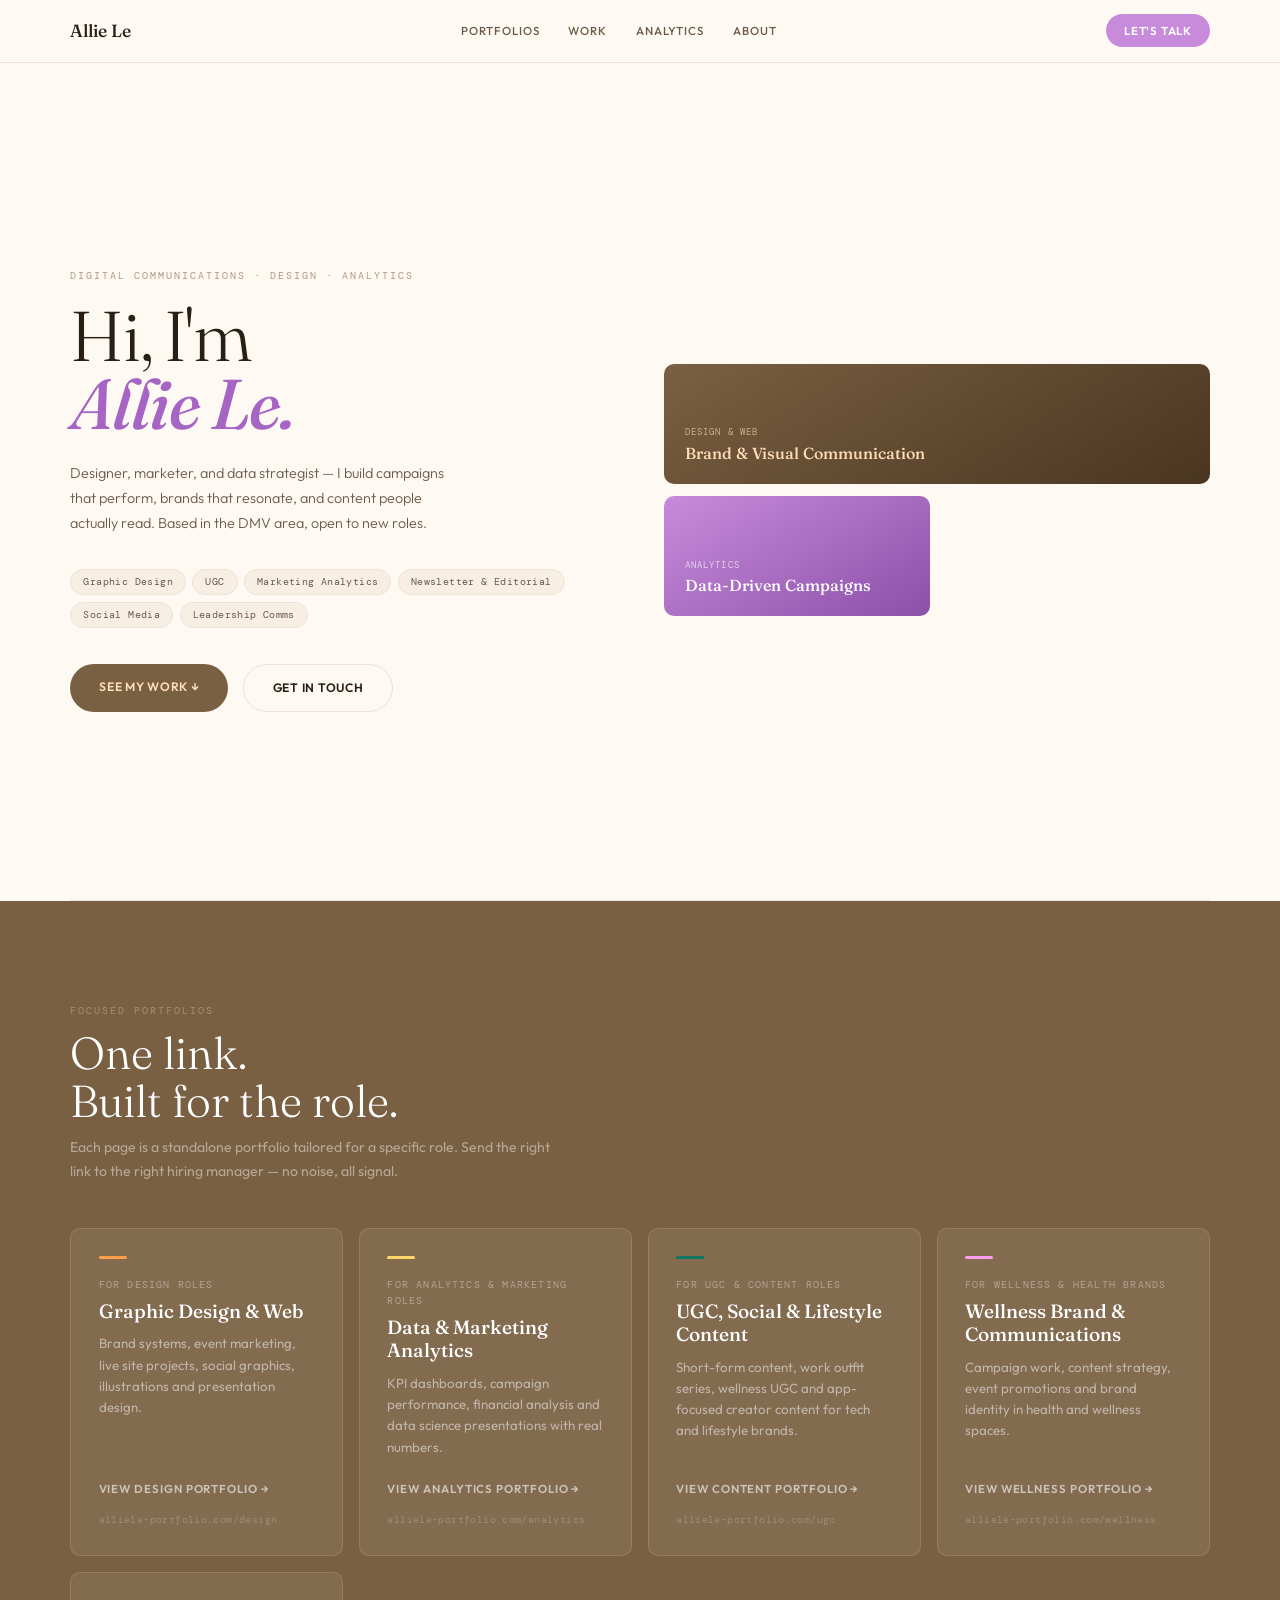
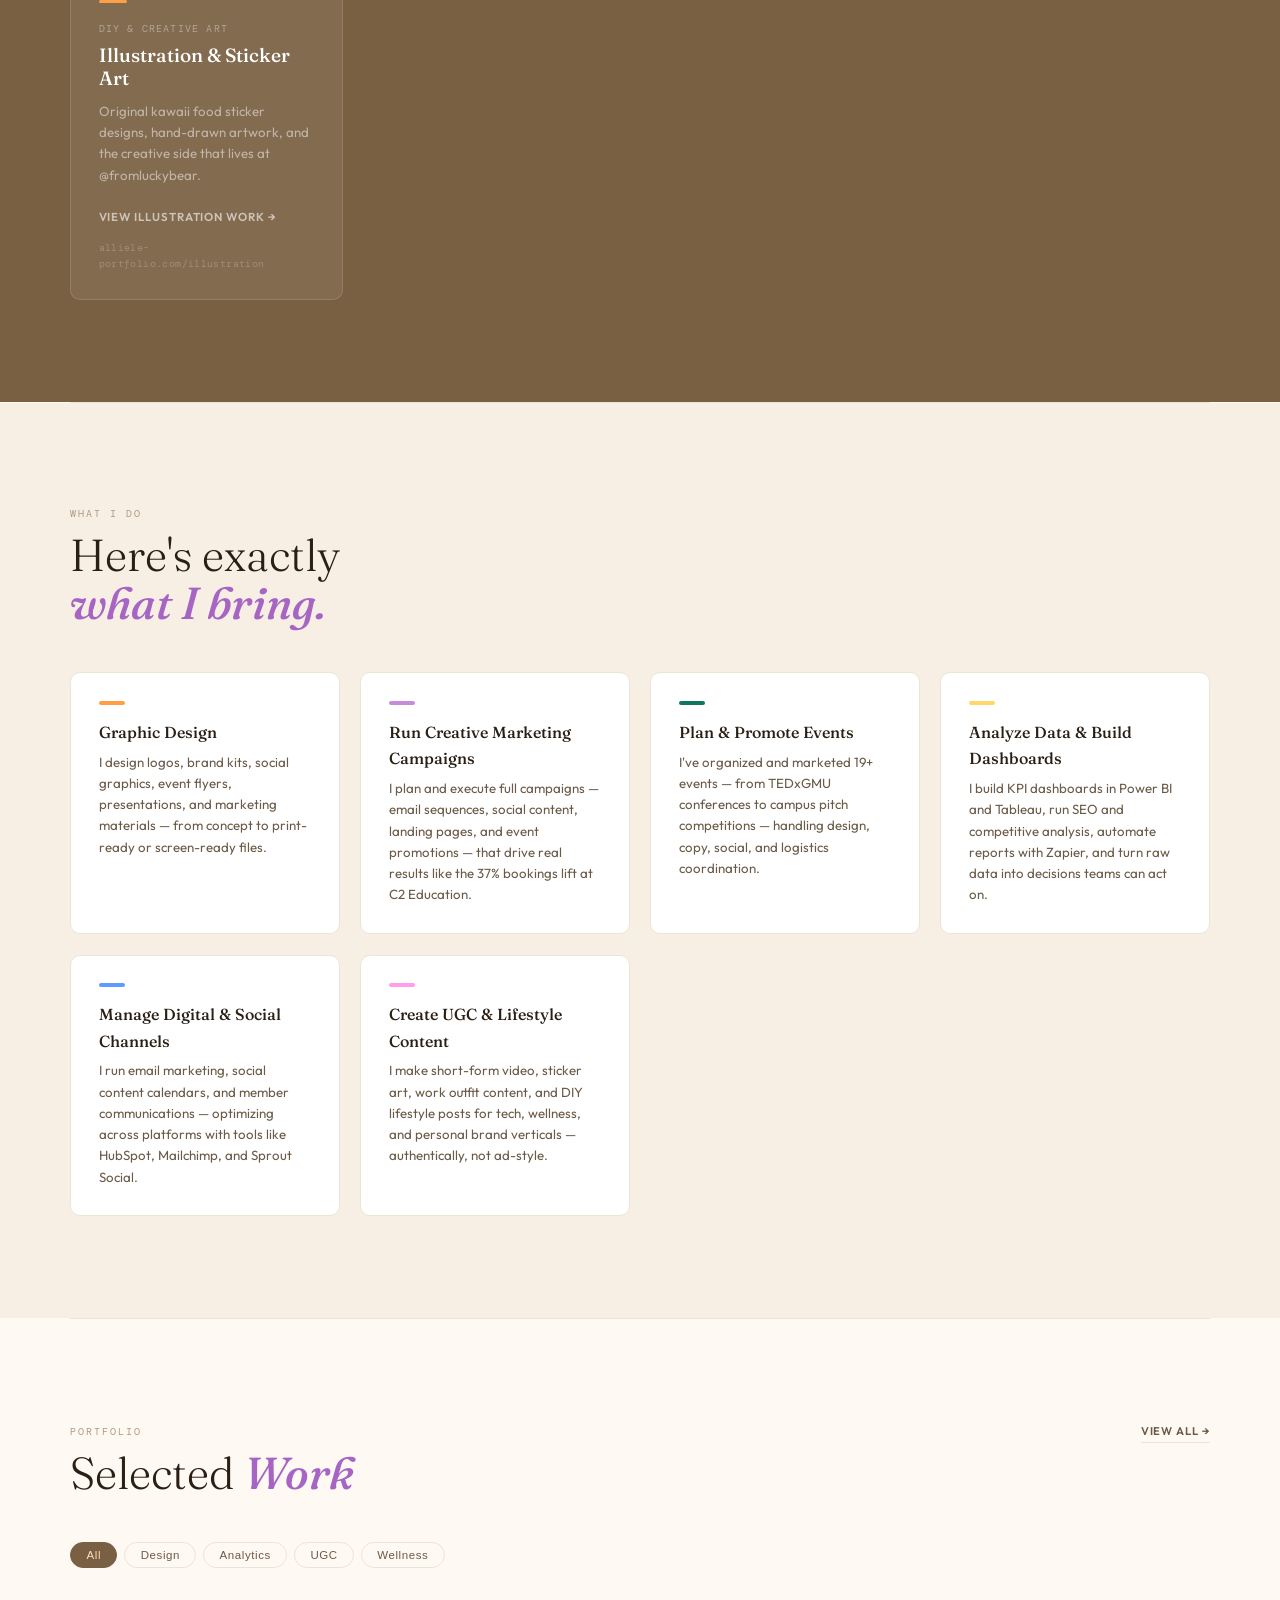
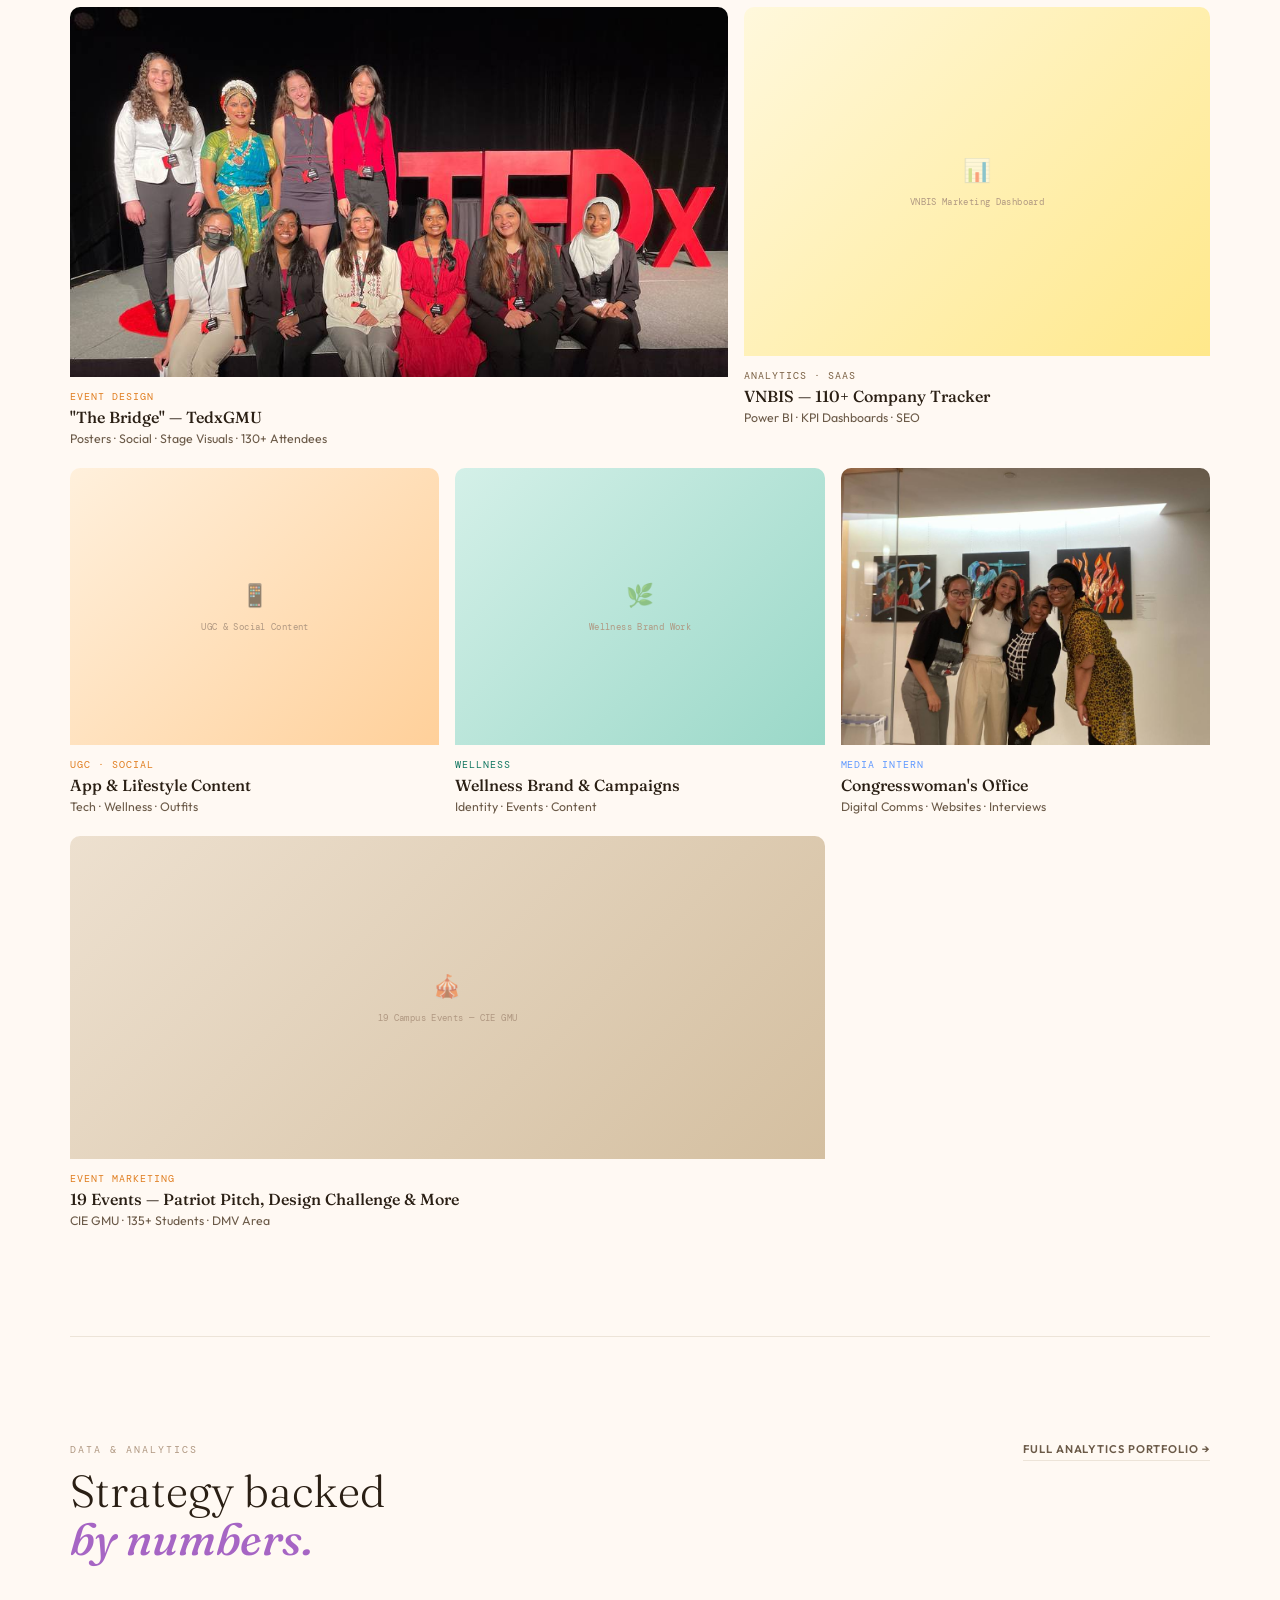
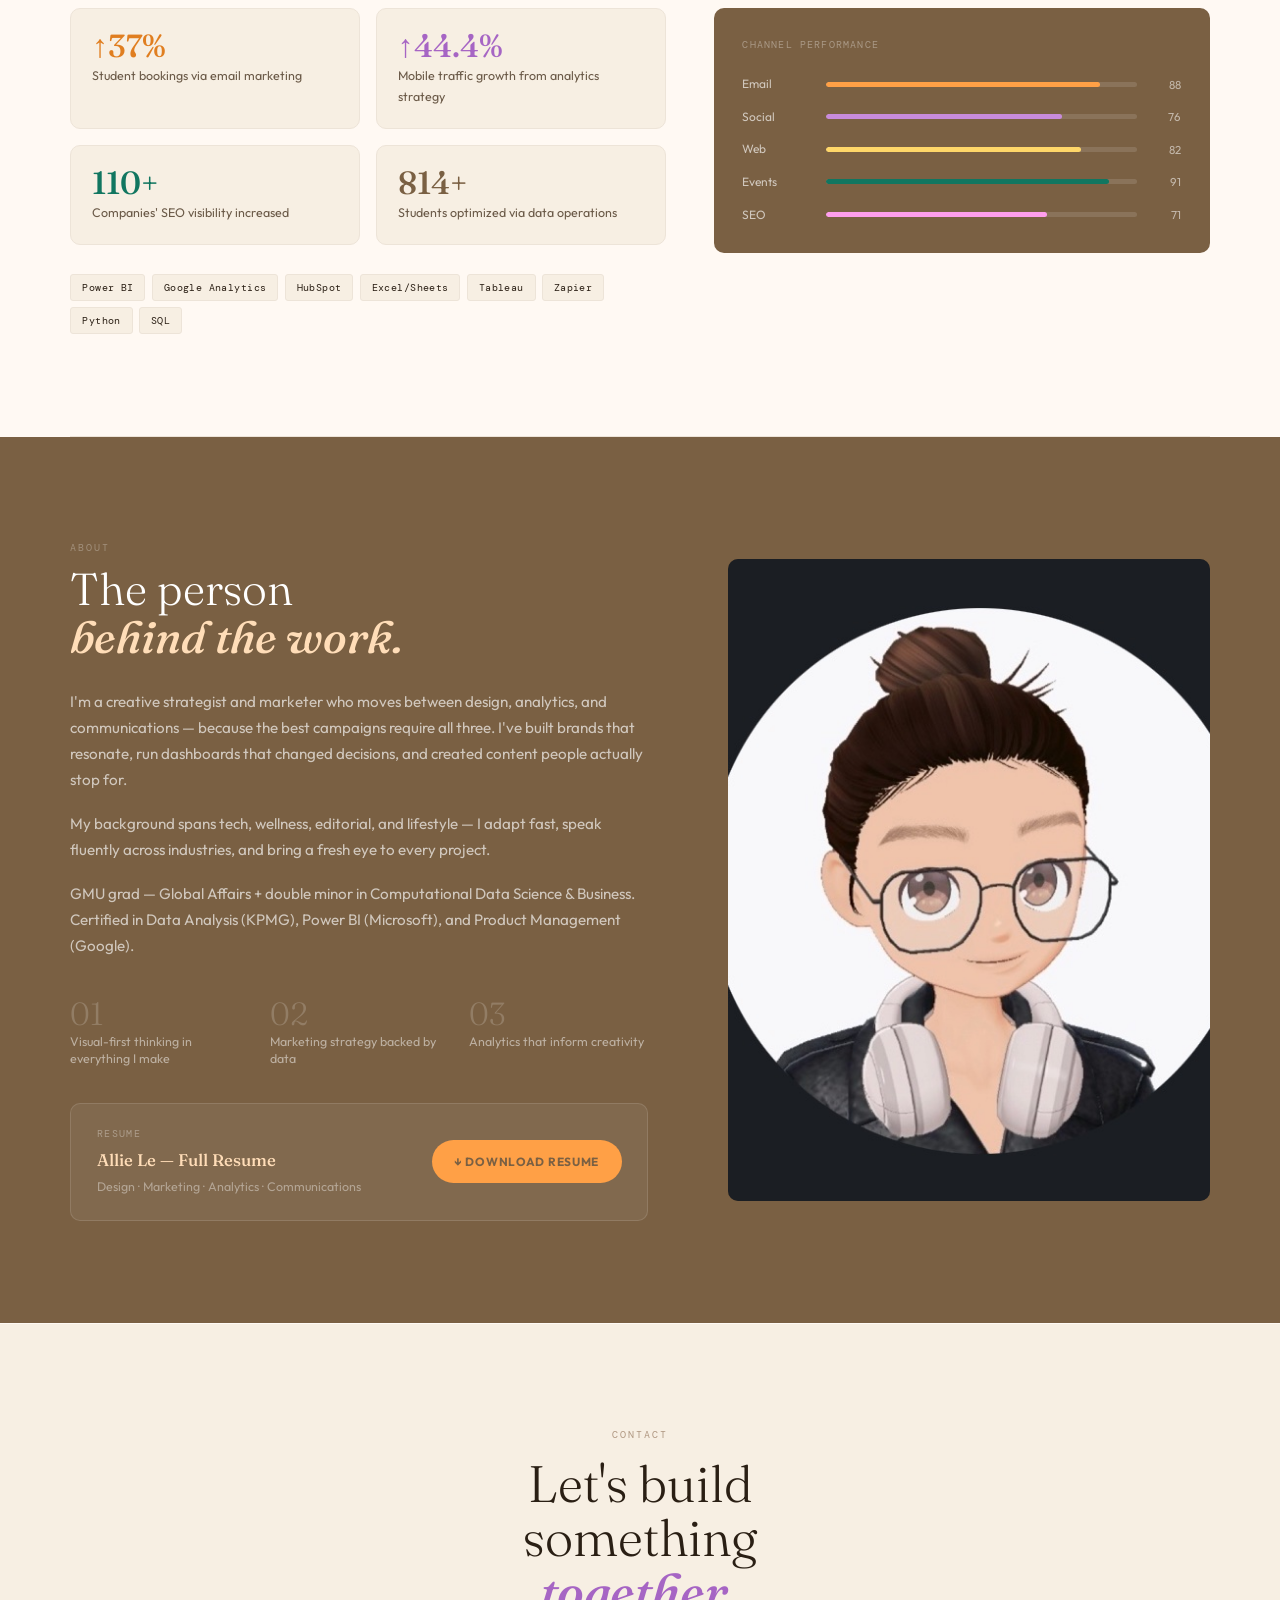
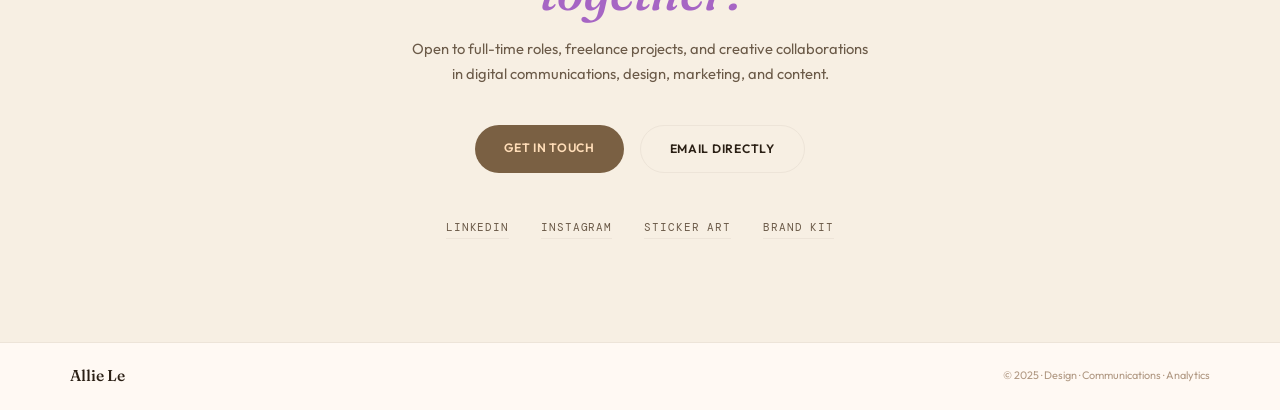
<file: index-4.html>
<!DOCTYPE html>
<html lang="en">
<head>
  <meta charset="UTF-8"/>
  <meta name="viewport" content="width=device-width,initial-scale=1.0"/>
  <title>Allie Le — Creative Strategy, Design & Analytics</title>
  <link rel="preconnect" href="https://fonts.googleapis.com"/>
  <link rel="preconnect" href="https://fonts.gstatic.com" crossorigin/>
  <link href="https://fonts.googleapis.com/css2?family=Fraunces:ital,wght@0,300;0,500;0,700;1,300;1,500&family=Outfit:wght@300;400;500;600&family=DM+Mono:wght@400&display=swap" rel="stylesheet"/>
  <style>
/* === BRAND CSS INLINED === */
/* ═══════════════════════════════════════════════════════════
   ALLIE LE — BRAND KIT v2
   Base: Warm Brown · Lilac · Orange · Peach
   Pops: Teal · Yellow · Green · Rose
   Source: Looka Quirky Brand Palettes
   ═══════════════════════════════════════════════════════════ */

:root {

  /* ── PRIMARY PALETTE (bottom-left from Looka) ── */
  --brown:        #7A6043;   /* warm anchor — headers, dark text */
  --brown-dk:     #5C4730;   /* deeper brown for hover */
  --brown-lt:     #EDE0CF;   /* pale brown tint */

  --lilac:        #C88BDB;   /* primary accent — lilac/purple */
  --lilac-dk:     #A665C4;   /* deeper lilac */
  --lilac-lt:     #F3E4FA;   /* soft lilac tint */
  --lilac-line:   #DFB8F0;   /* lilac border */

  --orange:       #FFA046;   /* secondary accent — warm orange */
  --orange-dk:    #E07E20;   /* deeper orange */
  --orange-lt:    #FFF0DC;   /* orange tint */
  --orange-line:  #FFD09A;   /* orange border */

  --peach:        #FFDDB8;   /* background accent — soft peach */
  --cream:        #FFF9F3;   /* page background */
  --cream-dk:     #F7EFE3;   /* card/section background */
  --cream-line:   #EDE4D8;   /* dividers */

  /* ── POP COLORS (pulled from other Looka palettes) ── */
  --teal:         #117660;   /* pop — teal green */
  --teal-lt:      #D4F0E8;
  --yellow:       #FFD769;   /* pop — golden yellow */
  --yellow-lt:    #FFF8DC;
  --forest:       #4F6E3B;   /* pop — olive/forest */
  --rose:         #FF9EED;   /* pop — playful rose pink */
  --cobalt:       #6099FF;   /* pop — bright blue */

  /* ── INK / NEUTRALS ── */
  --ink:          #2A1F14;   /* warm near-black */
  --ink-mid:      #6B5A48;   /* body text */
  --ink-lt:       #B09882;   /* captions, labels */
  --white:        #FFFFFF;

  /* ── SEMANTIC ALIASES ── */
  --bg:           var(--cream);
  --bg-card:      var(--white);
  --bg-section:   var(--cream-dk);
  --bg-dark:      var(--brown);

  --text:         var(--ink);
  --text-mid:     var(--ink-mid);
  --text-lt:      var(--ink-lt);

  --accent:       var(--lilac);
  --accent-dk:    var(--lilac-dk);
  --accent2:      var(--orange);
  --accent2-dk:   var(--orange-dk);

  --border:       var(--cream-line);
  --border-focus: var(--lilac);

  /* ── TYPOGRAPHY ── */
  --font-display: 'Fraunces', Georgia, serif;
  --font-body:    'Outfit', system-ui, sans-serif;
  --font-mono:    'DM Mono', 'Courier New', monospace;

  /* ── SPACING ── */
  --pad:          clamp(1.4rem, 5.5vw, 4.5rem);
  --radius:       10px;
  --radius-lg:    16px;
  --radius-pill:  100px;
}

/* ── BASE RESETS ── */
*, *::before, *::after { box-sizing: border-box; margin: 0; padding: 0; }
html { scroll-behavior: smooth; -webkit-text-size-adjust: 100%; }
body {
  font-family: var(--font-body);
  background: var(--bg);
  color: var(--text);
  font-size: clamp(14px, 1vw, 16px);
  line-height: 1.65;
  overflow-x: hidden;
}
::selection { background: var(--lilac); color: #fff; }
img { display: block; max-width: 100%; }

/* ── SHARED NAV ── */
.al-nav {
  position: fixed; top: 0; left: 0; right: 0; z-index: 100;
  display: flex; align-items: center; justify-content: space-between;
  padding: .9rem var(--pad);
  background: rgba(255,249,243,.95);
  backdrop-filter: blur(14px);
  border-bottom: 1px solid var(--border);
}
.al-nav-logo {
  font-family: var(--font-display); font-size: 1.1rem; font-weight: 500;
  text-decoration: none; color: var(--ink);
}
.al-nav-back {
  font-size: .7rem; font-weight: 500; letter-spacing: .1em;
  text-transform: uppercase; text-decoration: none; color: var(--text-mid);
  transition: color .2s;
}
.al-nav-back:hover { color: var(--lilac-dk); }
.al-nav-cta {
  font-size: .7rem; font-weight: 600; letter-spacing: .07em;
  text-transform: uppercase; padding: .44rem 1.1rem;
  background: var(--lilac); color: #fff;
  border-radius: var(--radius-pill); text-decoration: none;
  transition: background .2s, transform .15s;
}
.al-nav-cta:hover { background: var(--lilac-dk); transform: translateY(-1px); }

/* ── BUTTONS ── */
.btn-primary {
  display: inline-block; padding: .82rem 1.8rem;
  background: var(--brown); color: var(--white);
  font-family: var(--font-body); font-size: .78rem; font-weight: 600;
  letter-spacing: .06em; text-transform: uppercase;
  text-decoration: none; border-radius: var(--radius-pill);
  border: none; cursor: pointer;
  transition: background .2s, transform .15s;
}
.btn-primary:hover { background: var(--brown-dk); transform: translateY(-1px); }

.btn-lilac {
  display: inline-block; padding: .82rem 1.8rem;
  background: var(--lilac); color: #fff;
  font-family: var(--font-body); font-size: .78rem; font-weight: 600;
  letter-spacing: .06em; text-transform: uppercase;
  text-decoration: none; border-radius: var(--radius-pill);
  border: none; cursor: pointer;
  transition: background .2s, transform .15s;
}
.btn-lilac:hover { background: var(--lilac-dk); transform: translateY(-1px); }

.btn-orange {
  display: inline-block; padding: .82rem 1.8rem;
  background: var(--orange); color: var(--brown);
  font-family: var(--font-body); font-size: .78rem; font-weight: 700;
  letter-spacing: .06em; text-transform: uppercase;
  text-decoration: none; border-radius: var(--radius-pill);
  border: none; cursor: pointer;
  transition: background .2s, transform .15s;
}
.btn-orange:hover { background: var(--orange-dk); color: #fff; transform: translateY(-1px); }

.btn-outline {
  display: inline-block; padding: .82rem 1.8rem;
  border: 1.5px solid var(--cream-line); color: var(--ink);
  font-family: var(--font-body); font-size: .78rem; font-weight: 600;
  letter-spacing: .06em; text-transform: uppercase;
  text-decoration: none; border-radius: var(--radius-pill);
  background: transparent;
  transition: border-color .2s, color .2s;
}
.btn-outline:hover { border-color: var(--lilac); color: var(--lilac-dk); }

/* ── EYEBROW LABELS ── */
.eyebrow {
  font-family: var(--font-mono); font-size: .62rem;
  letter-spacing: .2em; text-transform: uppercase; color: var(--ink-lt);
  margin-bottom: .55rem;
}
.eyebrow-lilac  { color: var(--lilac-dk); }
.eyebrow-orange { color: var(--orange-dk); }
.eyebrow-teal   { color: var(--teal); }

/* ── DIVIDER ── */
.al-divider { height: 1px; background: var(--border); }
.al-divider-pad { margin: 0 var(--pad); }

/* ── CHIP / TAG ── */
.al-chip {
  display: inline-block; font-family: var(--font-mono); font-size: .62rem;
  letter-spacing: .04em; padding: .26rem .75rem;
  border-radius: var(--radius-pill);
  background: var(--cream-dk); border: 1px solid var(--border);
  color: var(--ink-mid);
}
.al-chip-lilac  { background: var(--lilac-lt);  border-color: var(--lilac-line);  color: var(--lilac-dk); }
.al-chip-orange { background: var(--orange-lt); border-color: var(--orange-line); color: var(--orange-dk); }
.al-chip-teal   { background: var(--teal-lt);   border-color: #9AD8C8;            color: var(--teal); }

/* ── CARD ── */
.al-card {
  background: var(--bg-card); border: 1px solid var(--border);
  border-radius: var(--radius); overflow: hidden;
  transition: transform .3s, box-shadow .3s;
}
.al-card:hover {
  transform: translateY(-4px);
  box-shadow: 0 16px 44px rgba(122,96,67,.1);
}

/* ── AVAILABILITY DOT ── */
.avail-dot {
  display: inline-block; width: 7px; height: 7px;
  border-radius: 50%; background: #4ade80;
  animation: avail-pulse 2s ease-in-out infinite;
}
@keyframes avail-pulse {
  0%,100% { box-shadow: 0 0 0 0 rgba(74,222,128,.45); }
  50%      { box-shadow: 0 0 0 5px rgba(74,222,128,0); }
}

/* ── FOOTER ── */
.al-footer {
  border-top: 1px solid var(--border);
  padding: 1.3rem var(--pad);
  display: flex; justify-content: space-between;
  align-items: center; flex-wrap: wrap; gap: 1rem;
}
.al-footer-name {
  font-family: var(--font-display); font-size: .98rem; font-weight: 500;
}
.al-footer-note { font-size: .68rem; color: var(--ink-lt); }

/* ── FADE-UP ── */
.fu {
  opacity: 0; transform: translateY(20px);
  transition: opacity .65s ease, transform .65s ease;
}
.fu.vis { opacity: 1; transform: none; }

/* ── FADE STAGGER HELPERS ── */
.fu-1 { transition-delay: .1s; }
.fu-2 { transition-delay: .2s; }
.fu-3 { transition-delay: .3s; }
.fu-4 { transition-delay: .4s; }

/* === END BRAND CSS === */
</style>
  <style>
    /* ── NAV ── */
    nav {
      position: fixed; top: 0; left: 0; right: 0; z-index: 100;
      display: flex; align-items: center; justify-content: space-between;
      padding: .9rem var(--pad);
      background: rgba(255,249,243,.95); backdrop-filter: blur(14px);
      border-bottom: 1px solid var(--border);
    }
    .nav-logo { font-family: var(--font-display); font-size: 1.1rem; font-weight: 500; text-decoration: none; color: var(--ink); }
    .nav-links { display: flex; gap: 1.8rem; list-style: none; }
    .nav-links a { font-size: .72rem; font-weight: 500; letter-spacing: .08em; text-transform: uppercase; text-decoration: none; color: var(--ink-mid); transition: color .2s; }
    .nav-links a:hover { color: var(--lilac-dk); }
    .nav-cta { font-size: .72rem; font-weight: 600; letter-spacing: .07em; text-transform: uppercase; padding: .44rem 1.1rem; background: var(--lilac); color: #fff; border-radius: var(--radius-pill); text-decoration: none; transition: background .2s; }
    .nav-cta:hover { background: var(--lilac-dk); }

    /* ── HERO ── */
    #hero {
      min-height: 100vh;
      padding: 0 var(--pad); padding-top: 5rem;
      display: grid; grid-template-columns: 1fr 1fr;
      align-items: center; gap: 3rem;
      background: var(--cream);
    }
    .h-eye { font-family: var(--font-mono); font-size: .62rem; letter-spacing: .2em; text-transform: uppercase; color: var(--ink-lt); margin-bottom: 1.1rem; }
    .h-title { font-family: var(--font-display); font-size: clamp(3rem, 5.5vw, 5.8rem); font-weight: 300; line-height: .97; letter-spacing: -.02em; margin-bottom: 1.4rem; }
    .h-title em { font-style: italic; font-weight: 500; color: var(--lilac-dk); }
    .h-desc { font-size: clamp(.9rem, 1.1vw, 1rem); color: var(--ink-mid); max-width: 44ch; line-height: 1.75; font-weight: 300; margin-bottom: 2rem; }
    .h-tags { display: flex; flex-wrap: wrap; gap: .4rem; margin-bottom: 2.2rem; }
    .h-tag { font-family: var(--font-mono); font-size: .62rem; letter-spacing: .04em; padding: .26rem .75rem; border-radius: var(--radius-pill); background: var(--cream-dk); border: 1px solid var(--border); color: var(--ink-mid); }
    .h-btns { display: flex; gap: .9rem; flex-wrap: wrap; }
    .btn-p { padding: .82rem 1.8rem; background: var(--brown); color: var(--peach); font-family: var(--font-body); font-size: .76rem; font-weight: 600; letter-spacing: .06em; text-transform: uppercase; text-decoration: none; border-radius: var(--radius-pill); transition: background .2s; }
    .btn-p:hover { background: var(--brown-dk); }
    .btn-g { padding: .82rem 1.8rem; border: 1.5px solid var(--border); color: var(--ink); font-family: var(--font-body); font-size: .76rem; font-weight: 600; letter-spacing: .06em; text-transform: uppercase; text-decoration: none; border-radius: var(--radius-pill); transition: border-color .2s, color .2s; }
    .btn-g:hover { border-color: var(--lilac); color: var(--lilac-dk); }

    /* hero right — floating cards */
    .h-cards { display: grid; grid-template-columns: 1fr 1fr; gap: .8rem; }
    .hc { border-radius: var(--radius); overflow: hidden; cursor: pointer; transition: transform .3s; }
    .hc:hover { transform: translateY(-5px); }
    .hc:first-child { grid-column: span 2; }
    .hc-body { padding: 1.3rem; min-height: 120px; display: flex; flex-direction: column; justify-content: flex-end; }
    .hc-eye { font-family: var(--font-mono); font-size: .58rem; letter-spacing: .12em; text-transform: uppercase; opacity: .65; margin-bottom: .22rem; }
    .hc-name { font-family: var(--font-display); font-size: 1rem; font-weight: 500; line-height: 1.2; }
    .hc1 { background: linear-gradient(148deg, #7A6043, #4A3520); color: var(--peach); }
    .hc2 { background: linear-gradient(148deg, #C88BDB, #8B50A8); color: #fff; }
    .hc3 { background: linear-gradient(148deg, #FFA046, #CC6A00); color: #fff; }

    /* ── SECTION ── */
    section { padding: clamp(4rem,8vw,7rem) var(--pad); }
    .s-eye { font-family: var(--font-mono); font-size: .62rem; letter-spacing: .2em; text-transform: uppercase; color: var(--ink-lt); margin-bottom: .55rem; }
    .s-title { font-family: var(--font-display); font-size: clamp(1.9rem,3.5vw,3.2rem); font-weight: 300; line-height: 1.08; }
    .s-title em { font-style: italic; font-weight: 500; color: var(--lilac-dk); }
    .s-hdr { display: flex; align-items: baseline; justify-content: space-between; gap: 2rem; margin-bottom: clamp(2rem,3.5vw,3.5rem); }
    .s-link { font-size: .7rem; font-weight: 600; letter-spacing: .08em; text-transform: uppercase; color: var(--ink-mid); text-decoration: none; border-bottom: 1px solid var(--border); padding-bottom: 2px; white-space: nowrap; transition: color .2s, border-color .2s; }
    .s-link:hover { color: var(--lilac-dk); border-color: var(--lilac); }
    .div { height: 1px; background: var(--border); margin: 0 var(--pad); }

    /* ── TRACK CARDS ── */
    #tracks { background: var(--brown); }
    .tr-eye { color: rgba(255,255,255,.3); }
    .tr-title { color: #fff; margin-bottom: .7rem; }
    .tr-sub { color: rgba(255,255,255,.45); font-size: .88rem; max-width: 54ch; margin-bottom: clamp(2rem,3.5vw,3rem); line-height: 1.65; }
    .tr-grid { display: grid; grid-template-columns: repeat(auto-fit, minmax(260px,1fr)); gap: 1rem; }
    .tc {
      background: rgba(255,255,255,.07); border: 1px solid rgba(255,255,255,.12);
      border-radius: var(--radius); padding: 1.7rem; text-decoration: none; color: #fff;
      display: flex; flex-direction: column; transition: background .25s, transform .25s, border-color .25s;
    }
    .tc:hover { transform: translateY(-4px); border-color: rgba(255,255,255,.25); background: rgba(255,255,255,.11); }
    .tc-bar { width: 28px; height: 3px; border-radius: 2px; margin-bottom: 1.1rem; }
    .tc-role { font-family: var(--font-mono); font-size: .62rem; letter-spacing: .12em; text-transform: uppercase; opacity: .38; margin-bottom: .45rem; }
    .tc-name { font-family: var(--font-display); font-size: 1.2rem; font-weight: 500; margin-bottom: .65rem; line-height: 1.2; }
    .tc-desc { font-size: .83rem; color: rgba(255,255,255,.5); line-height: 1.6; margin-bottom: 1.3rem; flex: 1; }
    .tc-cta { font-size: .72rem; font-weight: 600; letter-spacing: .08em; text-transform: uppercase; opacity: .6; transition: opacity .2s; }
    .tc:hover .tc-cta { opacity: 1; }
    .tc-url { font-family: var(--font-mono); font-size: .6rem; opacity: .22; margin-top: .9rem; letter-spacing: .04em; }

    /* ── EXPERTISE ── */
    #expertise { background: var(--cream-dk); }
    .exp-grid { display: grid; grid-template-columns: repeat(auto-fit, minmax(240px,1fr)); gap: 1.3rem; }
    .exp-grid { display: grid; grid-template-columns: repeat(auto-fit, minmax(240px,1fr)); gap: 1.3rem; }
    .exp-card { background: var(--white); border: 1px solid var(--border); border-radius: var(--radius); padding: 1.7rem; transition: transform .25s, box-shadow .25s; }
    .exp-card:hover { transform: translateY(-3px); box-shadow: 0 14px 40px rgba(122,96,67,.09); }
    .ec-dot { width: 26px; height: 4px; border-radius: 2px; margin-bottom: .9rem; }
    .ec-t { font-family: var(--font-display); font-size: 1rem; font-weight: 500; margin-bottom: .4rem; }
    .ec-d { font-size: .83rem; color: var(--ink-mid); line-height: 1.6; }

    /* ── WORK GRID ── */
    #work {}
    .wfilters { display: flex; gap: .45rem; flex-wrap: wrap; margin-bottom: 2.4rem; }
    .wf { font-size: .72rem; font-weight: 500; letter-spacing: .05em; padding: .38rem .95rem; border-radius: var(--radius-pill); border: 1.5px solid var(--border); background: transparent; cursor: pointer; transition: all .2s; color: var(--ink-mid); }
    .wf.on, .wf:hover { background: var(--brown); border-color: var(--brown); color: var(--peach); }
    .wgrid { display: grid; grid-template-columns: repeat(12,1fr); gap: 1rem; }
    .wi { border-radius: var(--radius); overflow: hidden; cursor: pointer; position: relative; transition: transform .3s; }
    .wi:hover { transform: scale(1.015); }
    .wi:hover .wov { opacity: 1; }
    .w7 { grid-column: span 7; } .w5 { grid-column: span 5; } .w4 { grid-column: span 4; } .w8 { grid-column: span 8; } .w6 { grid-column: span 6; }
    .wthumb { width: 100%; aspect-ratio: 16/9; display: flex; align-items: center; justify-content: center; flex-direction: column; gap: .4rem; position: relative; }
    .w5 .wthumb, .w4 .wthumb { aspect-ratio: 4/3; }
    .wov { position: absolute; inset: 0; background: rgba(42,31,20,.38); opacity: 0; transition: opacity .3s; display: flex; align-items: center; justify-content: center; }
    .wov span { color: #fff; font-size: .7rem; font-weight: 600; letter-spacing: .1em; text-transform: uppercase; border: 1.5px solid rgba(255,255,255,.75); padding: .4rem 1rem; border-radius: var(--radius-pill); }
    .wph { font-size: 1.4rem; opacity: .45; }
    .wht { font-family: var(--font-mono); font-size: .58rem; color: var(--ink-lt); letter-spacing: .04em; }
    .wmeta { padding: .75rem 0 .15rem; }
    .wcat { font-family: var(--font-mono); font-size: .6rem; letter-spacing: .1em; text-transform: uppercase; margin-bottom: .18rem; }
    .wname { font-family: var(--font-display); font-size: 1rem; font-weight: 500; line-height: 1.25; }
    .wsub { font-size: .77rem; color: var(--ink-mid); margin-top: .1rem; }
    .bg-br { background: linear-gradient(135deg,#EDE0CF,#D4BFA0); }
    .bg-li { background: linear-gradient(135deg,#F3E4FA,#DFB8F0); }
    .bg-or { background: linear-gradient(135deg,#FFF0DC,#FFD09A); }
    .bg-te { background: linear-gradient(135deg,#D4F0E8,#9AD8C8); }
    .bg-ye { background: linear-gradient(135deg,#FFF8DC,#FFE88A); }

    /* ── ANALYTICS ── */
    .an-layout { display: grid; grid-template-columns: 1.2fr 1fr; gap: 3rem; align-items: start; }
    .st-grid { display: grid; grid-template-columns: 1fr 1fr; gap: 1rem; margin-bottom: 1.8rem; }
    .st-card { background: var(--cream-dk); border: 1px solid var(--border); border-radius: var(--radius); padding: 1.3rem; }
    .st-n { font-family: var(--font-display); font-size: clamp(1.6rem,2.5vw,2.2rem); font-weight: 500; line-height: 1; margin-bottom: .25rem; }
    .st-l { font-size: .78rem; color: var(--ink-mid); }
    .an-vis { background: var(--brown); border-radius: var(--radius); padding: 1.8rem; color: #fff; }
    .ch-ttl { font-family: var(--font-mono); font-size: .62rem; letter-spacing: .12em; text-transform: uppercase; opacity: .35; margin-bottom: 1.3rem; }
    .b-chart { display: flex; flex-direction: column; gap: .8rem; }
    .b-row { display: flex; align-items: center; gap: .75rem; }
    .b-lbl { font-size: .75rem; width: 72px; flex-shrink: 0; opacity: .65; }
    .b-track { flex: 1; height: 5px; background: rgba(255,255,255,.12); border-radius: 3px; overflow: hidden; }
    .b-fill { height: 100%; border-radius: 3px; }
    .b-val { font-size: .72rem; opacity: .55; width: 32px; text-align: right; }
    .tool-list { display: flex; flex-wrap: wrap; gap: .4rem; margin-top: 1.7rem; }
    .tool { font-family: var(--font-mono); font-size: .65rem; letter-spacing: .04em; padding: .24rem .68rem; border-radius: 3px; background: var(--cream-dk); border: 1px solid var(--border); }

    /* ── ABOUT ── */
    #about { background: var(--brown); color: #fff; }
    .ab-layout { display: grid; grid-template-columns: 1.2fr 1fr; gap: 5rem; align-items: center; }
    .ab-p { color: rgba(255,255,255,.65); margin-bottom: 1.1rem; font-size: .95rem; line-height: 1.72; }
    .ab-photo { aspect-ratio: 3/4; background: rgba(255,255,255,.07); border-radius: var(--radius); display: flex; align-items: center; justify-content: center; }
    .ab-hint { font-size: .75rem; opacity: .25; text-align: center; padding: 2rem; font-family: var(--font-mono); letter-spacing: .05em; }
    .vals { display: grid; grid-template-columns: repeat(3,1fr); gap: 1.3rem; margin-top: 2.4rem; }
    .val-n { font-family: var(--font-display); font-size: 2rem; font-weight: 300; opacity: .18; line-height: 1; margin-bottom: .18rem; }
    .val-l { font-size: .78rem; color: rgba(255,255,255,.5); line-height: 1.4; }

    /* ── CONTACT SECTION ── */
    #contact { text-align: center; background: var(--cream-dk); }
    .ct-title { font-family: var(--font-display); font-size: clamp(2rem,4vw,3.4rem); font-weight: 300; max-width: 14ch; margin: 0 auto 1.1rem; line-height: 1.05; }
    .ct-title em { font-style: italic; font-weight: 500; color: var(--lilac-dk); }
    .ct-sub { color: var(--ink-mid); max-width: 46ch; margin: 0 auto 2.4rem; font-size: .92rem; line-height: 1.7; }
    .ct-btns { display: flex; justify-content: center; gap: 1rem; flex-wrap: wrap; margin-bottom: 2.8rem; }
    .ct-links { display: flex; justify-content: center; gap: 2rem; flex-wrap: wrap; }
    .ct-lnk { font-family: var(--font-mono); font-size: .7rem; letter-spacing: .08em; text-transform: uppercase; color: var(--ink-mid); text-decoration: none; border-bottom: 1px solid var(--border); padding-bottom: 2px; transition: color .2s, border-color .2s; }
    .ct-lnk:hover { color: var(--lilac-dk); border-color: var(--lilac); }

    /* footer */
    footer { border-top: 1px solid var(--border); padding: 1.3rem var(--pad); display: flex; justify-content: space-between; align-items: center; flex-wrap: wrap; gap: 1rem; }
    .fn { font-family: var(--font-display); font-size: .98rem; font-weight: 500; }
    .ft { font-size: .68rem; color: var(--ink-lt); }

    /* modal */
    .mb { position: fixed; inset: 0; background: rgba(42,31,20,.55); z-index: 400; display: flex; align-items: center; justify-content: center; padding: 2rem; opacity: 0; pointer-events: none; transition: opacity .3s; }
    .mb.open { opacity: 1; pointer-events: all; }
    .modal { background: var(--white); border-radius: var(--radius); max-width: 640px; width: 100%; padding: 2.4rem; transform: translateY(20px); transition: transform .3s; max-height: 90vh; overflow-y: auto; }
    .mb.open .modal { transform: translateY(0); }
    .mcl { float: right; background: none; border: none; font-size: 1.2rem; cursor: pointer; color: var(--ink-lt); transition: color .2s; }
    .mcl:hover { color: var(--ink); }
    .m-cat { font-family: var(--font-mono); font-size: .62rem; letter-spacing: .12em; text-transform: uppercase; margin-bottom: .5rem; }
    .m-tt { font-family: var(--font-display); font-size: 1.5rem; font-weight: 500; margin-bottom: .3rem; line-height: 1.15; }
    .m-role { font-family: var(--font-mono); font-size: .65rem; color: var(--ink-lt); margin-bottom: 1.1rem; }
    .m-body { font-size: .87rem; color: var(--ink-mid); line-height: 1.75; }
    .m-body p { margin-bottom: .75rem; }
    .m-body strong { color: var(--ink); font-weight: 600; }
    .m-chips { display: flex; flex-wrap: wrap; gap: .35rem; margin-top: .9rem; }
    .m-chip { font-size: .64rem; font-weight: 500; padding: .2rem .62rem; border-radius: var(--radius-pill); background: var(--cream-dk); border: 1px solid var(--border); }
    .uph { background: var(--cream-dk); border: 1.5px dashed var(--border); border-radius: var(--radius); padding: 1rem; margin-top: 1rem; text-align: center; font-size: .76rem; color: var(--ink-lt); font-family: var(--font-mono); letter-spacing: .04em; line-height: 1.6; }

    @media(max-width:900px) {
      #hero, .wr-layout, .an-layout, .ab-layout { grid-template-columns: 1fr; gap: 2rem; }
      .h-cards, .ab-photo { display: none; }
      .w7,.w5,.w4,.w8,.w6 { grid-column: span 12; }
    }
    @media(max-width:600px) { .nav-links { display: none; } }
  </style>
</head>
<body>

<!-- NAV -->
<nav>
  <a class="nav-logo" href="index.html">Allie Le</a>
  <ul class="nav-links">
    <li><a href="#tracks">Portfolios</a></li>
    <li><a href="#work">Work</a></li>
    <li><a href="#analytics">Analytics</a></li>
    <li><a href="#about">About</a></li>
  </ul>
  <a class="nav-cta" href="contact.html">Let's Talk</a>
</nav>

<!-- HERO -->
<section id="hero">
  <div class="fu">
    <p class="h-eye">Digital Communications · Design · Analytics</p>
    <h1 class="h-title">Hi, I'm<br><em>Allie Le.</em></h1>
    <p class="h-desc">Designer, marketer, and data strategist — I build campaigns that perform, brands that resonate, and content people actually read. Based in the DMV area, open to new roles.</p>
    <div class="h-tags">
      <span class="h-tag">Graphic Design</span>
      <span class="h-tag">UGC</span>
      <span class="h-tag">Marketing Analytics</span>
      <span class="h-tag">Newsletter & Editorial</span>
      <span class="h-tag">Social Media</span>
      <span class="h-tag">Leadership Comms</span>
    </div>
    <div class="h-btns">
      <a class="btn-p" href="#tracks">See My Work ↓</a>
      <a class="btn-g" href="contact.html">Get in Touch</a>
    </div>
  </div>
  <div class="h-cards">
    <div class="hc hc1" onclick="location.href='design.html'">
      <div class="hc-body"><p class="hc-eye">Design & Web</p><p class="hc-name">Brand & Visual Communication</p></div>
    </div>
    <div class="hc hc2" onclick="location.href='analytics.html'">
      <div class="hc-body"><p class="hc-eye">Analytics</p><p class="hc-name">Data-Driven Campaigns</p></div>
    </div>

  </div>
</section>

<div class="div"></div>

<!-- TRACK CARDS -->
<section id="tracks">
  <p class="s-eye tr-eye fu">Focused Portfolios</p>
  <h2 class="s-title tr-title fu">One link.<br>Built for the role.</h2>
  <p class="tr-sub fu">Each page is a standalone portfolio tailored for a specific role. Send the right link to the right hiring manager — no noise, all signal.</p>
  <div class="tr-grid">
    <a class="tc fu" href="design.html">
      <div class="tc-bar" style="background:var(--orange)"></div>
      <p class="tc-role">For Design Roles</p>
      <p class="tc-name">Graphic Design & Web</p>
      <p class="tc-desc">Brand systems, event marketing, live site projects, social graphics, illustrations and presentation design.</p>
      <span class="tc-cta">View Design Portfolio →</span>
      <p class="tc-url">alliele-portfolio.com/design</p>
    </a>
    <a class="tc fu" href="analytics.html">
      <div class="tc-bar" style="background:var(--yellow)"></div>
      <p class="tc-role">For Analytics & Marketing Roles</p>
      <p class="tc-name">Data & Marketing Analytics</p>
      <p class="tc-desc">KPI dashboards, campaign performance, financial analysis and data science presentations with real numbers.</p>
      <span class="tc-cta">View Analytics Portfolio →</span>
      <p class="tc-url">alliele-portfolio.com/analytics</p>
    </a>
    <a class="tc fu" href="ugc.html">
      <div class="tc-bar" style="background:var(--teal)"></div>
      <p class="tc-role">For UGC & Content Roles</p>
      <p class="tc-name">UGC, Social & Lifestyle Content</p>
      <p class="tc-desc">Short-form content, work outfit series, wellness UGC and app-focused creator content for tech and lifestyle brands.</p>
      <span class="tc-cta">View Content Portfolio →</span>
      <p class="tc-url">alliele-portfolio.com/ugc</p>
    </a>
    <a class="tc fu" href="wellness.html">
      <div class="tc-bar" style="background:var(--rose)"></div>
      <p class="tc-role">For Wellness & Health Brands</p>
      <p class="tc-name">Wellness Brand & Communications</p>
      <p class="tc-desc">Campaign work, content strategy, event promotions and brand identity in health and wellness spaces.</p>
      <span class="tc-cta">View Wellness Portfolio →</span>
      <p class="tc-url">alliele-portfolio.com/wellness</p>
    </a>
    <a class="tc fu" href="illustration.html">
      <div class="tc-bar" style="background:var(--orange)"></div>
      <p class="tc-role">DIY & Creative Art</p>
      <p class="tc-name">Illustration & Sticker Art</p>
      <p class="tc-desc">Original kawaii food sticker designs, hand-drawn artwork, and the creative side that lives at @fromluckybear.</p>
      <span class="tc-cta">View Illustration Work →</span>
      <p class="tc-url">alliele-portfolio.com/illustration</p>
    </a>
  </div>
</section>

<div class="div"></div>

<!-- EXPERTISE -->
<section id="expertise">
  <div class="s-hdr fu">
    <div>
      <p class="s-eye">What I Do</p>
      <h2 class="s-title">Here's exactly<br><em>what I bring.</em></h2>
    </div>
  </div>
  <div class="exp-grid">

    <div class="exp-card fu">
      <div class="ec-dot" style="background:var(--orange)"></div>
      <p class="ec-t">Graphic Design</p>
      <p class="ec-d">I design logos, brand kits, social graphics, event flyers, presentations, and marketing materials — from concept to print-ready or screen-ready files.</p>
    </div>

    <div class="exp-card fu">
      <div class="ec-dot" style="background:var(--lilac)"></div>
      <p class="ec-t">Run Creative Marketing Campaigns</p>
      <p class="ec-d">I plan and execute full campaigns — email sequences, social content, landing pages, and event promotions — that drive real results like the 37% bookings lift at C2 Education.</p>
    </div>

    <div class="exp-card fu">
      <div class="ec-dot" style="background:var(--teal)"></div>
      <p class="ec-t">Plan & Promote Events</p>
      <p class="ec-d">I've organized and marketed 19+ events — from TEDxGMU conferences to campus pitch competitions — handling design, copy, social, and logistics coordination.</p>
    </div>

    <div class="exp-card fu">
      <div class="ec-dot" style="background:var(--yellow)"></div>
      <p class="ec-t">Analyze Data & Build Dashboards</p>
      <p class="ec-d">I build KPI dashboards in Power BI and Tableau, run SEO and competitive analysis, automate reports with Zapier, and turn raw data into decisions teams can act on.</p>
    </div>

    <div class="exp-card fu">
      <div class="ec-dot" style="background:var(--cobalt)"></div>
      <p class="ec-t">Manage Digital & Social Channels</p>
      <p class="ec-d">I run email marketing, social content calendars, and member communications — optimizing across platforms with tools like HubSpot, Mailchimp, and Sprout Social.</p>
    </div>

    <div class="exp-card fu">
      <div class="ec-dot" style="background:var(--rose)"></div>
      <p class="ec-t">Create UGC & Lifestyle Content</p>
      <p class="ec-d">I make short-form video, sticker art, work outfit content, and DIY lifestyle posts for tech, wellness, and personal brand verticals — authentically, not ad-style.</p>
    </div>

  </div>
</section>

<div class="div"></div>

<!-- WORK GRID -->
<section id="work">
  <div class="s-hdr fu">
    <div><p class="s-eye">Portfolio</p><h2 class="s-title">Selected <em>Work</em></h2></div>
    <a class="s-link" href="design.html">View All →</a>
  </div>
  <div class="wfilters" id="wf">
    <button class="wf on" data-f="all">All</button>
    <button class="wf" data-f="design">Design</button>
    <button class="wf" data-f="analytics">Analytics</button>
    <button class="wf" data-f="ugc">UGC</button>
    <button class="wf" data-f="wellness">Wellness</button>
  </div>
  <div class="wgrid">
    <div class="wi w7 fu" data-cat="design" onclick="openM('tedx')"><div class="wthumb" style="position:relative;overflow:hidden"><img src="[data-uri]" alt="TedxGMU" style="width:100%;height:100%;object-fit:cover;object-position:top"/><div class="wov"><span>View</span></div></div><div class="wmeta"><p class="wcat" style="color:var(--orange-dk)">Event Design</p><p class="wname">"The Bridge" — TedxGMU</p><p class="wsub">Posters · Social · Stage Visuals · 130+ Attendees</p></div></div>
    <div class="wi w5 fu" data-cat="analytics" onclick="openM('vnbis')"><div class="wthumb bg-ye"><p class="wph">📊</p><p class="wht">VNBIS Marketing Dashboard</p><div class="wov"><span>View</span></div></div><div class="wmeta"><p class="wcat" style="color:var(--brown)">Analytics · SaaS</p><p class="wname">VNBIS — 110+ Company Tracker</p><p class="wsub">Power BI · KPI Dashboards · SEO</p></div></div>
    <div class="wi w4 fu" data-cat="ugc" onclick="openM('ugc')"><div class="wthumb bg-or"><p class="wph">📱</p><p class="wht">UGC & Social Content</p><div class="wov"><span>View</span></div></div><div class="wmeta"><p class="wcat" style="color:var(--orange-dk)">UGC · Social</p><p class="wname">App & Lifestyle Content</p><p class="wsub">Tech · Wellness · Outfits</p></div></div>
    <div class="wi w4 fu" data-cat="wellness" onclick="openM('well')"><div class="wthumb bg-te"><p class="wph">🌿</p><p class="wht">Wellness Brand Work</p><div class="wov"><span>View</span></div></div><div class="wmeta"><p class="wcat" style="color:var(--teal)">Wellness</p><p class="wname">Wellness Brand & Campaigns</p><p class="wsub">Identity · Events · Content</p></div></div>
    <div class="wi w4 fu" data-cat="design" onclick="openM('congress')"><div class="wthumb" style="position:relative;overflow:hidden"><img src="[data-uri]" alt="Congressional Media Internship" style="width:100%;height:100%;object-fit:cover;object-position:center top"/><div class="wov"><span>View</span></div></div><div class="wmeta"><p class="wcat" style="color:var(--cobalt)">Media Intern</p><p class="wname">Congresswoman's Office</p><p class="wsub">Digital Comms · Websites · Interviews</p></div></div>
    <div class="wi w8 fu" data-cat="design" onclick="openM('cie')"><div class="wthumb bg-br" style="aspect-ratio:21/9"><p class="wph">🎪</p><p class="wht">19 Campus Events — CIE GMU</p><div class="wov"><span>View</span></div></div><div class="wmeta"><p class="wcat" style="color:var(--orange-dk)">Event Marketing</p><p class="wname">19 Events — Patriot Pitch, Design Challenge & More</p><p class="wsub">CIE GMU · 135+ Students · DMV Area</p></div></div>
  </div>
</section>

<div class="div"></div>

<!-- ANALYTICS PREVIEW -->
<section id="analytics">
  <div class="s-hdr fu">
    <div><p class="s-eye">Data & Analytics</p><h2 class="s-title">Strategy backed<br><em>by numbers.</em></h2></div>
    <a class="s-link" href="analytics.html">Full Analytics Portfolio →</a>
  </div>
  <div class="an-layout">
    <div class="fu">
      <div class="st-grid">
        <div class="st-card"><p class="st-n" style="color:var(--orange-dk)">↑37%</p><p class="st-l">Student bookings via email marketing</p></div>
        <div class="st-card"><p class="st-n" style="color:var(--lilac-dk)">↑44.4%</p><p class="st-l">Mobile traffic growth from analytics strategy</p></div>
        <div class="st-card"><p class="st-n" style="color:var(--teal)">110+</p><p class="st-l">Companies' SEO visibility increased</p></div>
        <div class="st-card"><p class="st-n" style="color:var(--brown)">814+</p><p class="st-l">Students optimized via data operations</p></div>
      </div>
      <div class="tool-list">
        <span class="tool">Power BI</span><span class="tool">Google Analytics</span><span class="tool">HubSpot</span><span class="tool">Excel/Sheets</span><span class="tool">Tableau</span><span class="tool">Zapier</span><span class="tool">Python</span><span class="tool">SQL</span>
      </div>
    </div>
    <div class="an-vis fu">
      <p class="ch-ttl">Channel Performance</p>
      <div class="b-chart">
        <div class="b-row"><span class="b-lbl">Email</span><div class="b-track"><div class="b-fill" style="width:88%;background:var(--orange)"></div></div><span class="b-val">88</span></div>
        <div class="b-row"><span class="b-lbl">Social</span><div class="b-track"><div class="b-fill" style="width:76%;background:var(--lilac)"></div></div><span class="b-val">76</span></div>
        <div class="b-row"><span class="b-lbl">Web</span><div class="b-track"><div class="b-fill" style="width:82%;background:var(--yellow)"></div></div><span class="b-val">82</span></div>
        <div class="b-row"><span class="b-lbl">Events</span><div class="b-track"><div class="b-fill" style="width:91%;background:var(--teal)"></div></div><span class="b-val">91</span></div>
        <div class="b-row"><span class="b-lbl">SEO</span><div class="b-track"><div class="b-fill" style="width:71%;background:var(--rose)"></div></div><span class="b-val">71</span></div>
      </div>
    </div>
  </div>
</section>

<div class="div"></div>

<!-- ABOUT -->
<section id="about">
  <div class="ab-layout">
    <div class="fu">
      <p class="s-eye" style="color:rgba(255,255,255,.3)">About</p>
      <h2 class="s-title" style="color:#fff;margin-bottom:1.7rem">The person<br><em style="color:var(--peach)">behind the work.</em></h2>
      <p class="ab-p">I'm a creative strategist and marketer who moves between design, analytics, and communications — because the best campaigns require all three. I've built brands that resonate, run dashboards that changed decisions, and created content people actually stop for.</p>
      <p class="ab-p">My background spans tech, wellness, editorial, and lifestyle — I adapt fast, speak fluently across industries, and bring a fresh eye to every project.</p>
      <p class="ab-p">GMU grad — Global Affairs + double minor in Computational Data Science & Business. Certified in Data Analysis (KPMG), Power BI (Microsoft), and Product Management (Google).</p>
      <div class="vals">
        <div><p class="val-n">01</p><p class="val-l">Visual-first thinking in everything I make</p></div>
        <div><p class="val-n">02</p><p class="val-l">Marketing strategy backed by data</p></div>
        <div><p class="val-n">03</p><p class="val-l">Analytics that inform creativity</p></div>
      </div>

      <!-- RESUME DOWNLOAD -->
      <div style="margin-top:2.2rem;padding:1.4rem 1.6rem;background:rgba(255,255,255,.06);border:1px solid rgba(255,255,255,.12);border-radius:var(--radius);display:flex;align-items:center;justify-content:space-between;gap:1.5rem;flex-wrap:wrap">
        <div>
          <p style="font-family:var(--font-mono);font-size:.6rem;letter-spacing:.14em;text-transform:uppercase;color:rgba(255,255,255,.35);margin-bottom:.3rem">Resume</p>
          <p style="font-family:var(--font-display);font-size:1.05rem;font-weight:500;color:var(--peach);margin-bottom:.15rem">Allie Le — Full Resume</p>
          <p style="font-size:.78rem;color:rgba(255,255,255,.4)">Design · Marketing · Analytics · Communications</p>
        </div>
        <a href="alliele-resume.pdf" download="Allie_Le_Resume.pdf" style="display:inline-flex;align-items:center;gap:.5rem;padding:.72rem 1.4rem;background:var(--orange);color:var(--brown);font-family:var(--font-body);font-size:.74rem;font-weight:700;letter-spacing:.06em;text-transform:uppercase;text-decoration:none;border-radius:var(--radius-pill);transition:background .2s;flex-shrink:0" onmouseover="this.style.background='#E07E20';this.style.color='#fff'" onmouseout="this.style.background='#FFA046';this.style.color='#5C4730'">
          ↓ Download Resume
        </a>
      </div>
    </div>
    <div class="ab-photo fu" style="background:var(--brown-dk);overflow:hidden;display:flex;align-items:center;justify-content:center">
      <img src="[data-uri]" alt="Allie Le" style="width:100%;height:100%;object-fit:cover;object-position:center top"/>
    </div>
  </div>
</section>

<div class="div" style="background:rgba(255,255,255,.1)"></div>

<!-- CONTACT -->
<section id="contact">
  <div class="fu">
    <p class="s-eye" style="margin-bottom:.9rem">Contact</p>
    <h2 class="ct-title">Let's build<br>something <em>together.</em></h2>
    <p class="ct-sub">Open to full-time roles, freelance projects, and creative collaborations in digital communications, design, marketing, and content.</p>
    <div class="ct-btns">
      <a class="btn-p" href="contact.html">Get in Touch</a>
      <a class="btn-g" href="mailto:alliele.connect@gmail.com?subject=Let's Work Together">Email Directly</a>
    </div>
    <div class="ct-links">
      <a class="ct-lnk" href="https://www.linkedin.com/in/ali-le/" target="_blank" rel="noopener">LinkedIn</a>
      <a class="ct-lnk" href="https://www.instagram.com/fromluckybear/" target="_blank" rel="noopener">Instagram</a>
      <a class="ct-lnk" href="illustration.html">Sticker Art</a>
      <a class="ct-lnk" href="brand-kit.html">Brand Kit</a>
    </div>
  </div>
</section>

<footer>
  <span class="fn">Allie Le</span>
  <span class="ft">© 2025 · Design · Communications · Analytics</span>
</footer>

<!-- MODAL -->
<div class="mb" id="mb" onclick="if(event.target.id==='mb')closeM()">
  <div class="modal">
    <button class="mcl" onclick="closeM()">✕</button>
    <p class="m-cat" id="mCat"></p>
    <h3 class="m-tt" id="mTt"></h3>
    <p class="m-role" id="mRole"></p>
    <div class="m-body" id="mBody"></div>
  </div>
</div>

<script>
const MD = {
  tedx:{cat:"Event Marketing Design",c:"#E07E20",t:'"The Bridge" — TedxGMU Spring Conference',r:"Director of Event Management · GMU · 130+ Attendees",b:`<p>Led the full design and marketing rollout for "The Bridge" — a TedxGMU spring conference with 130+ attendees. Designed event posters, social graphics, stage visuals, and speaker cards within TEDx brand guidelines.</p><p><strong>Role beyond design:</strong> Coordinated cross-functional teams across marketing, logistics, and speaker coordination.</p><div class="m-chips"><span class="m-chip">Event Posters</span><span class="m-chip">Social Graphics</span><span class="m-chip">Stage Visuals</span><span class="m-chip">130+ Attendees</span></div><div class="uph">📁 Upload your TedxGMU materials here — posters, graphics, or photos from the event.</div>`},
  vnbis:{cat:"Analytics · Finance SaaS",c:"#7A6043",t:"VNBIS — Marketing Analytics for 110+ Companies",r:"Marketing Manager · Dec 2024 – Feb 2026",b:`<p>Built interactive KPI dashboards tracking website traffic, report downloads, and conversion rates for 110+ client companies. Conducted SEO and competitive analysis identifying keywords and emerging industry trends. Automated reporting with AI and Zapier.</p><div class="m-chips"><span class="m-chip">Power BI</span><span class="m-chip">Google Analytics</span><span class="m-chip">SEO</span><span class="m-chip">KPI Dashboards</span><span class="m-chip">110+ Clients</span></div><div class="uph">📁 Upload dashboard screenshots or report samples here.</div>`},
  ugc:{cat:"UGC · Social Content",c:"#E07E20",t:"App & Lifestyle Content Series",r:"Multi-brand · Tech · Wellness · Work Outfits",b:`<p>Authentic short-form content, work outfit series, wellness UGC, and app-focused creator content for tech and lifestyle brands — built to stop the scroll, not look like an ad.</p><div class="m-chips"><span class="m-chip">TikTok / Reels</span><span class="m-chip">Work Outfits</span><span class="m-chip">Tech & Apps</span><span class="m-chip">Wellness</span><span class="m-chip">@fromluckybear</span></div><div class="uph">📁 Upload UGC videos, screenshots, or a PDF portfolio here.</div>`},
  well:{cat:"Wellness Brand",c:"#117660",t:"Wellness Brand Identity & Campaigns",r:"Campaign Design · Content Strategy · Events",b:`<p>Campaign work, content strategy, event promotions and brand identity for health and wellness organizations — built with empathy for the audience, not just the brief.</p><div class="m-chips"><span class="m-chip">Brand Identity</span><span class="m-chip">Event Campaigns</span><span class="m-chip">Content Strategy</span><span class="m-chip">Member Comms</span></div><div class="uph">📁 Upload wellness brand work, campaign materials, or event photos here.</div>`},
  news:{cat:"Writing · Editorial",c:"#A665C4",t:"Newsletter, Editorial & Leadership Writing",r:"Across VNBIS · C2 Education · CHWT · 2021–2026",b:`<p>Strategic writing across newsletters, leadership communications, website copy, event campaigns, and editorial features. Every piece has a job — and I make sure it does it.</p><div class="m-chips"><span class="m-chip">Newsletters</span><span class="m-chip">Leadership Comms</span><span class="m-chip">Event Copy</span><span class="m-chip">Editorial</span><span class="m-chip">Website Copy</span></div><div class="uph">📁 Upload writing samples, newsletter PDFs, or published article links here.</div>`},
  congress:{cat:"Congressional Media Intern",c:"#6099FF",t:"Congresswoman's Office — Media & Digital Internship",r:"Media Intern · Jessi Calzado-Esponda's Office",b:`<div style="border-radius:8px;overflow:hidden;margin-bottom:1rem"><img src="[data-uri]" alt="Congressional internship" style="width:100%;display:block;max-height:200px;object-fit:cover;object-position:top"/></div><p>Interned as a media intern for Congresswoman Jessi Calzado-Esponda, supporting digital communications and outreach for her office, projects, and businesses.</p><p><strong>Work included:</strong> Filing and organizing media assets, conducting interviews, editing and updating websites, and supporting communications strategy across community projects and business initiatives.</p><div class="m-chips"><span class="m-chip">Media Intern</span><span class="m-chip">Website Editing</span><span class="m-chip">Interviews</span><span class="m-chip">Digital Comms</span><span class="m-chip">Congressional Office</span></div>`},
  cie:{cat:"Event Marketing · CIE GMU",c:"#E07E20",t:"19 Events — Patriot Pitch, Design Challenge & More",r:"Center for Innovation & Entrepreneurship · GMU · Apr 2021 – Sep 2023",b:`<p>Designed marketing materials for 19 events supporting 135+ students — from startup pitch competitions to community food drives across the DMV area.</p><p><strong>Events:</strong> Patriot Pitch Competition, Student Design Challenge, Mama Chang Cooking Demo, The Depot student business, Book Club, Patriot Pantry food drive, and The Pursuit of Hoppiness Brew Crawl.</p><div class="m-chips"><span class="m-chip">Event Flyers</span><span class="m-chip">Posters</span><span class="m-chip">Social Posts</span><span class="m-chip">Student Business</span><span class="m-chip">135+ Students</span></div><div class="uph">📁 Upload flyers, posters, social posts, or event photos here.</div>`},
  nl:{cat:"Newsletter",c:"#A665C4",t:"Monthly Member Digest",r:"Flagship newsletter · Member Community",b:`<p>A flagship monthly newsletter — skimmable, on-brand, genuinely useful. Written to keep a member community informed, inspired, and connected without feeling like marketing.</p><div class="uph">📁 Paste your newsletter copy or upload a PDF / screenshot here.</div>`},
  lead:{cat:"Leadership Comms",c:"#117660",t:"CEO Message: Navigating Change",r:"All-hands · Ghostwritten · Executive Voice",b:`<p>Ghostwritten all-hands communication during a company transition. Built to reduce anxiety, build trust, and signal steady leadership — without overpromising.</p><div class="uph">📁 Upload your writing sample here (anonymize sensitive details as needed).</div>`},
  event:{cat:"Event Promotion",c:"#E07E20",t:"Annual Wellness Summit Campaign Copy",r:"Full campaign suite · Record attendance",b:`<p>Complete campaign copy — 3-email invitation sequence, landing page, social captions across platforms, and event signage. Drove record attendance year-over-year.</p><div class="uph">📁 Upload copy samples, a PDF, or campaign screenshots here.</div>`},
};

function openM(id){
  const d=MD[id]; if(!d) return;
  document.getElementById('mCat').textContent=d.cat;
  document.getElementById('mCat').style.color=d.c;
  document.getElementById('mTt').textContent=d.t;
  document.getElementById('mRole').textContent=d.r;
  document.getElementById('mBody').innerHTML=d.b;
  document.getElementById('mb').classList.add('open');
  document.body.style.overflow='hidden';
}
function closeM(){
  document.getElementById('mb').classList.remove('open');
  document.body.style.overflow='';
}

// filters
document.getElementById('wf').addEventListener('click', e => {
  const btn = e.target.closest('.wf'); if(!btn) return;
  document.querySelectorAll('.wf').forEach(b=>b.classList.remove('on'));
  btn.classList.add('on');
  const f = btn.dataset.f;
  document.querySelectorAll('.wi').forEach(item => {
    item.style.display = (f==='all' || item.dataset.cat===f) ? '' : 'none';
  });
});

// scroll fade
const obs = new IntersectionObserver(es => es.forEach(e => {
  if(e.isIntersecting) e.target.classList.add('vis');
}), {threshold:.07});
document.querySelectorAll('.fu').forEach(el => obs.observe(el));
</script>
</body>
</html>
</file>
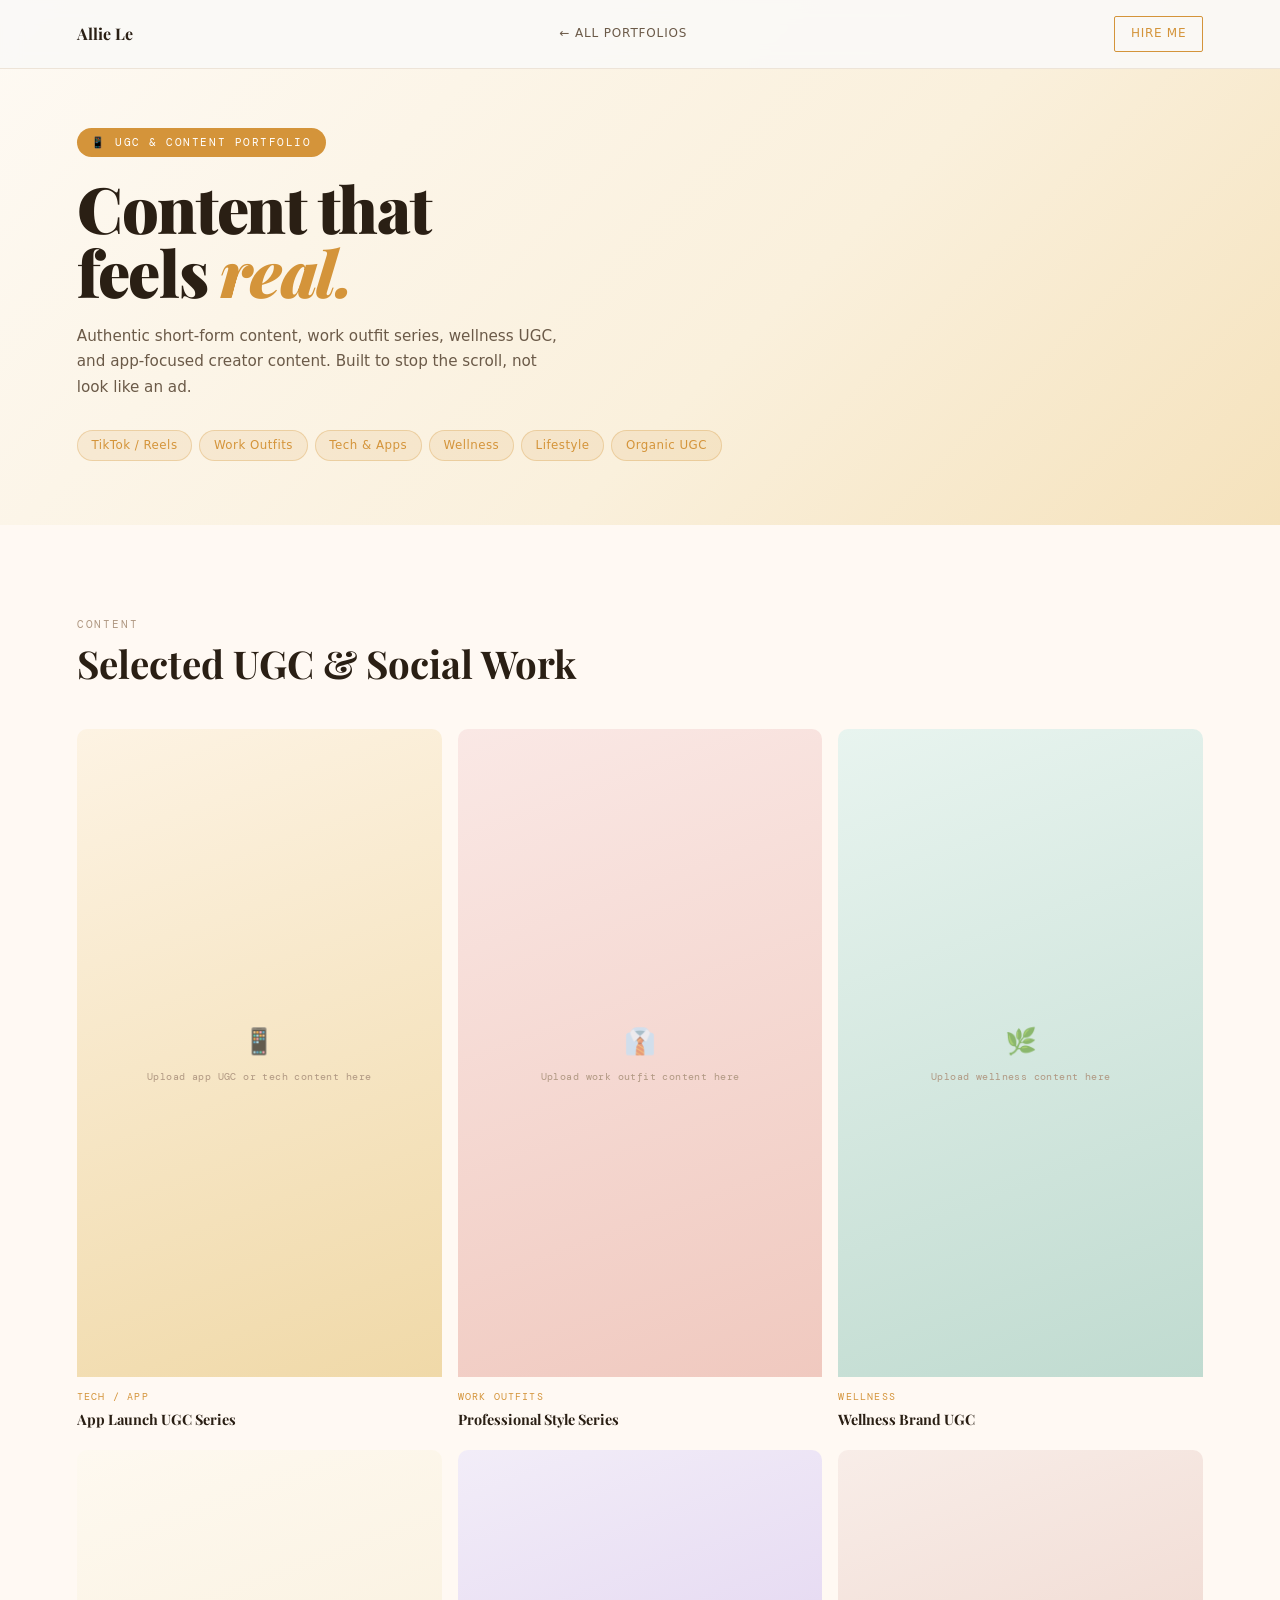
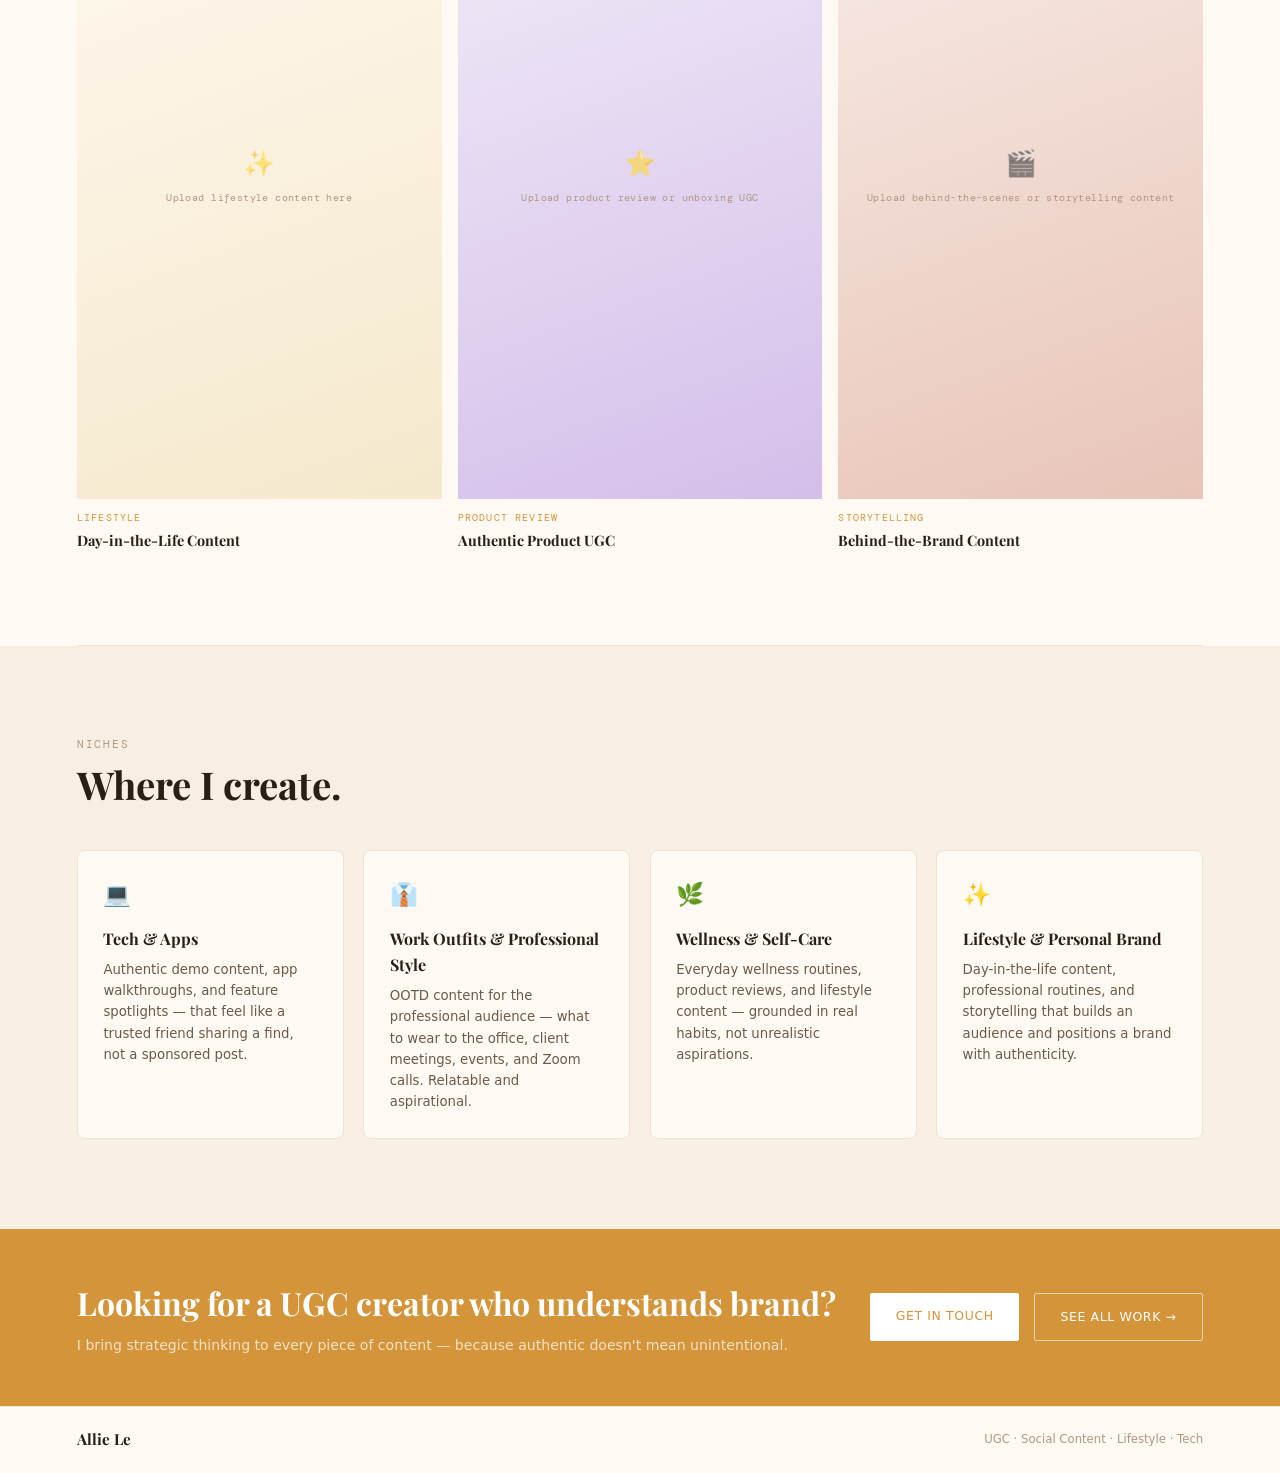
<file: ugc.html>
<!DOCTYPE html>
<html lang="en">
<head>
  <meta charset="UTF-8"/><meta name="viewport" content="width=device-width,initial-scale=1.0"/>
  <title>Allie Le — UGC & Content Portfolio</title>
  <link rel="preconnect" href="https://fonts.googleapis.com"/><link rel="preconnect" href="https://fonts.gstatic.com" crossorigin/>
  <link href="https://fonts.googleapis.com/css2?family=Playfair+Display:ital,wght@0,400;0,700;0,900;1,400&family=DM+Sans:wght@300;400;500&family=DM+Mono:wght@400;500&display=swap" rel="stylesheet"/>
  <style>
    *,*::before,*::after{box-sizing:border-box;margin:0;padding:0}
    :root{--ink: var(--ink);--mid: var(--ink-mid);--lt: var(--ink-lt);--paper: var(--cream);--warm: var(--cream-dk);--line: var(--border);--acc:#d4943a}
    html{scroll-behavior:smooth}
    body{font-family:'DM Sans',sans-serif;background:var(--paper);color:var(--ink);font-size:clamp(15px,1.1vw,17px);line-height:1.65;overflow-x:hidden}
    ::selection{background:var(--acc);color:#fff}
    nav{position:fixed;top:0;left:0;right:0;z-index:100;display:flex;align-items:center;justify-content:space-between;padding:1rem clamp(1.5rem,6vw,5rem);background:rgba(250,249,247,.93);backdrop-filter:blur(10px);border-bottom:1px solid var(--line)}
    .logo{font-family:'Playfair Display',serif;font-size:1rem;font-weight:700;text-decoration:none;color:var(--ink)}
    .back{font-size:.75rem;font-weight:500;letter-spacing:.07em;text-transform:uppercase;text-decoration:none;color:var(--mid)}.back:hover{color:var(--ink)}
    .nav-r{font-size:.75rem;font-weight:500;letter-spacing:.06em;text-transform:uppercase;padding:.45rem 1rem;border:1.5px solid var(--acc);border-radius:2px;text-decoration:none;color:var(--acc);transition:background .2s,color .2s}.nav-r:hover{background:var(--acc);color:#fff}
    .track-hero{padding:clamp(6rem,10vw,9rem) clamp(1.5rem,6vw,5rem) clamp(3rem,5vw,5rem);background:linear-gradient(135deg,#fefaf4 0%,#faf0dc 60%,#f5e2bc 100%)}
    .th-badge{display:inline-flex;align-items:center;gap:.5rem;background:var(--acc);color:#fff;font-family:'DM Mono',monospace;font-size:.68rem;letter-spacing:.14em;text-transform:uppercase;padding:.35rem .9rem;border-radius:100px;margin-bottom:1.2rem}
    .th-title{font-family:'Playfair Display',serif;font-size:clamp(2.5rem,5vw,5rem);font-weight:900;line-height:1;letter-spacing:-.02em;margin-bottom:1.2rem;max-width:14ch}
    .th-title em{font-style:italic;color:var(--acc)}
    .th-desc{font-size:clamp(.95rem,1.1vw,1.05rem);color:var(--mid);max-width:50ch;line-height:1.7;margin-bottom:1.8rem}
    .fp-row{display:flex;flex-wrap:wrap;gap:.45rem}
    .fp{font-size:.74rem;font-weight:500;letter-spacing:.04em;padding:.3rem .85rem;border-radius:100px;background:rgba(212,148,58,.12);border:1px solid rgba(212,148,58,.3);color:var(--acc)}
    section{padding:clamp(3.5rem,7vw,6rem) clamp(1.5rem,6vw,5rem)}
    .s-eye{font-family:'DM Mono',monospace;font-size:.7rem;letter-spacing:.16em;text-transform:uppercase;color:var(--lt);margin-bottom:.55rem}
    .s-title{font-family:'Playfair Display',serif;font-size:clamp(1.7rem,3vw,2.7rem);font-weight:700;line-height:1.1;margin-bottom:clamp(2rem,3.5vw,3.5rem)}
    .div{height:1px;background:var(--line);margin:0 clamp(1.5rem,6vw,5rem)}
    /* CONTENT GRID - portrait-heavy like a real UGC portfolio */
    .ugc-grid{display:grid;grid-template-columns:repeat(3,1fr);gap:1rem}
    .ug{border-radius:10px;overflow:hidden;cursor:pointer;transition:transform .3s;position:relative}
    .ug:hover{transform:scale(1.02)}.ug:hover .ov{opacity:1}
    .ug-thumb{width:100%;aspect-ratio:9/16;display:flex;align-items:center;justify-content:center;flex-direction:column;gap:.4rem;position:relative}
    .ug-wide .ug-thumb{aspect-ratio:4/3}
    .ug-meta{padding:.7rem 0 .15rem}
    .ug-type{font-family:'DM Mono',monospace;font-size:.62rem;letter-spacing:.12em;text-transform:uppercase;color:var(--acc);margin-bottom:.18rem}
    .ug-name{font-family:'Playfair Display',serif;font-size:.9rem;font-weight:700}
    .ov{position:absolute;inset:0;background:rgba(0,0,0,.3);opacity:0;transition:opacity .3s;display:flex;align-items:center;justify-content:center}
    .ov span{color:#fff;font-size:.72rem;font-weight:500;letter-spacing:.1em;text-transform:uppercase;border:1.5px solid rgba(255,255,255,.7);padding:.42rem 1rem;border-radius:2px}
    .ph{font-size:1.6rem;opacity:.6}.ph-h{font-size:.64rem;color:var(--lt);font-family:'DM Mono',monospace;letter-spacing:.04em;text-align:center;padding:0 1rem}
    .bga{background:linear-gradient(160deg,#fdf3e3,#f0d9a8)}.bgb{background:linear-gradient(160deg,#fae8e5,#f0c9bf)}.bgc{background:linear-gradient(160deg,#fef9f0,#f5e8cc)}.bgd{background:linear-gradient(160deg,#e8f4ef,#c0dbd0)}.bge{background:linear-gradient(160deg,#f2edf8,#d4beea)}.bgf{background:linear-gradient(160deg,#f8ede8,#e8c4b8)}
    /* NICHES */
    #niches{background:var(--warm)}
    .niche-grid{display:grid;grid-template-columns:repeat(auto-fit,minmax(230px,1fr));gap:1.2rem}
    .niche-card{background:var(--paper);border:1px solid var(--line);border-radius:8px;padding:1.6rem}
    .nc-icon{font-size:1.4rem;margin-bottom:.8rem}
    .nc-t{font-family:'Playfair Display',serif;font-size:1rem;font-weight:700;margin-bottom:.4rem}
    .nc-d{font-size:.83rem;color:var(--mid);line-height:1.6}
    .cta-band{background:var(--acc);padding:3rem clamp(1.5rem,6vw,5rem);display:flex;align-items:center;justify-content:space-between;gap:2rem;flex-wrap:wrap}
    .cta-t{font-family:'Playfair Display',serif;font-size:clamp(1.4rem,2.5vw,2rem);font-weight:700;color:#fff}
    .cta-sub{color:rgba(255,255,255,.72);font-size:.88rem;margin-top:.3rem}
    .cta-btns{display:flex;gap:.9rem;flex-wrap:wrap}
    .btn-w{padding:.8rem 1.6rem;background:#fff;color:var(--acc);font-size:.78rem;font-weight:500;letter-spacing:.05em;text-transform:uppercase;text-decoration:none;border-radius:2px}.btn-w:hover{opacity:.88}
    .btn-wo{padding:.8rem 1.6rem;border:1.5px solid rgba(255,255,255,.6);color:#fff;font-size:.78rem;font-weight:500;letter-spacing:.05em;text-transform:uppercase;text-decoration:none;border-radius:2px}.btn-wo:hover{border-color:#fff}
    .mb{position:fixed;inset:0;background:rgba(0,0,0,.5);z-index:200;display:flex;align-items:center;justify-content:center;padding:2rem;opacity:0;pointer-events:none;transition:opacity .3s}
    .mb.open{opacity:1;pointer-events:all}
    .modal{background:var(--paper);border-radius:10px;max-width:620px;width:100%;padding:2.4rem;transform:translateY(20px);transition:transform .3s;max-height:88vh;overflow-y:auto}
    .mb.open .modal{transform:translateY(0)}
    .mc{float:right;background:none;border:none;font-size:1.2rem;cursor:pointer;color:var(--lt)}.mc:hover{color:var(--ink)}
    .m-cat{font-family:'DM Mono',monospace;font-size:.66rem;letter-spacing:.14em;text-transform:uppercase;color:var(--acc);margin-bottom:.45rem}
    .m-ttl{font-family:'Playfair Display',serif;font-size:1.5rem;font-weight:700;margin-bottom:.9rem}
    .m-body{font-size:.89rem;color:var(--mid);line-height:1.7}.m-body p{margin-bottom:.75rem}
    .uph{background:var(--warm);border:1.5px dashed var(--line);border-radius:6px;padding:1rem;margin-top:1rem;font-size:.78rem;color:var(--lt);text-align:center;font-family:'DM Mono',monospace}
    footer{border-top:1px solid var(--line);padding:1.3rem clamp(1.5rem,6vw,5rem);display:flex;justify-content:space-between;align-items:center;flex-wrap:wrap;gap:1rem}
    .f-name{font-family:'Playfair Display',serif;font-size:.95rem;font-weight:700}
    .f-note{font-size:.73rem;color:var(--lt)}
    .fu{opacity:0;transform:translateY(22px);transition:opacity .6s ease,transform .6s ease}
    .fu.vis{opacity:1;transform:none}
    @media(max-width:700px){.ugc-grid{grid-template-columns:1fr 1fr}}
  </style>
  <link rel="stylesheet" href="brand.css"/>
</head>
<body>
<nav>
  <a class="logo" href="index.html">Allie Le</a>
  <a class="back" href="index.html">← All Portfolios</a>
  <a class="nav-r" href="mailto:alliele.connect@gmail.com?subject=Let's Work Together">Hire Me</a>
</nav>

<div class="track-hero">
  <div class="fu">
    <div class="th-badge">📱 UGC & Content Portfolio</div>
    <h1 class="th-title">Content that<br>feels <em>real.</em></h1>
    <p class="th-desc">Authentic short-form content, work outfit series, wellness UGC, and app-focused creator content. Built to stop the scroll, not look like an ad.</p>
    <div class="fp-row">
      <span class="fp">TikTok / Reels</span><span class="fp">Work Outfits</span><span class="fp">Tech & Apps</span><span class="fp">Wellness</span><span class="fp">Lifestyle</span><span class="fp">Organic UGC</span>
    </div>
  </div>
</div>

<section>
  <p class="s-eye fu">Content</p>
  <h2 class="s-title fu">Selected UGC & Social Work</h2>
  <div class="ugc-grid">
    <div class="ug fu" onclick="openModal('app')"><div class="ug-thumb bga"><p class="ph">📱</p><p class="ph-h">Upload app UGC or tech content here</p><div class="ov"><span>View</span></div></div><div class="ug-meta"><p class="ug-type">Tech / App</p><p class="ug-name">App Launch UGC Series</p></div></div>
    <div class="ug fu" onclick="openModal('ootd')"><div class="ug-thumb bgb"><p class="ph">👔</p><p class="ph-h">Upload work outfit content here</p><div class="ov"><span>View</span></div></div><div class="ug-meta"><p class="ug-type">Work Outfits</p><p class="ug-name">Professional Style Series</p></div></div>
    <div class="ug fu" onclick="openModal('well')"><div class="ug-thumb bgd"><p class="ph">🌿</p><p class="ph-h">Upload wellness content here</p><div class="ov"><span>View</span></div></div><div class="ug-meta"><p class="ug-type">Wellness</p><p class="ug-name">Wellness Brand UGC</p></div></div>
    <div class="ug fu" onclick="openModal('life')"><div class="ug-thumb bgc"><p class="ph">✨</p><p class="ph-h">Upload lifestyle content here</p><div class="ov"><span>View</span></div></div><div class="ug-meta"><p class="ug-type">Lifestyle</p><p class="ug-name">Day-in-the-Life Content</p></div></div>
    <div class="ug fu" onclick="openModal('rev')"><div class="ug-thumb bge"><p class="ph">⭐</p><p class="ph-h">Upload product review or unboxing UGC</p><div class="ov"><span>View</span></div></div><div class="ug-meta"><p class="ug-type">Product Review</p><p class="ug-name">Authentic Product UGC</p></div></div>
    <div class="ug fu" onclick="openModal('bts')"><div class="ug-thumb bgf"><p class="ph">🎬</p><p class="ph-h">Upload behind-the-scenes or storytelling content</p><div class="ov"><span>View</span></div></div><div class="ug-meta"><p class="ug-type">Storytelling</p><p class="ug-name">Behind-the-Brand Content</p></div></div>
  </div>
</section>

<div class="div"></div>

<section id="niches">
  <p class="s-eye fu">Niches</p>
  <h2 class="s-title fu">Where I create.</h2>
  <div class="niche-grid">
    <div class="niche-card fu"><p class="nc-icon">💻</p><p class="nc-t">Tech & Apps</p><p class="nc-d">Authentic demo content, app walkthroughs, and feature spotlights — that feel like a trusted friend sharing a find, not a sponsored post.</p></div>
    <div class="niche-card fu"><p class="nc-icon">👔</p><p class="nc-t">Work Outfits & Professional Style</p><p class="nc-d">OOTD content for the professional audience — what to wear to the office, client meetings, events, and Zoom calls. Relatable and aspirational.</p></div>
    <div class="niche-card fu"><p class="nc-icon">🌿</p><p class="nc-t">Wellness & Self-Care</p><p class="nc-d">Everyday wellness routines, product reviews, and lifestyle content — grounded in real habits, not unrealistic aspirations.</p></div>
    <div class="niche-card fu"><p class="nc-icon">✨</p><p class="nc-t">Lifestyle & Personal Brand</p><p class="nc-d">Day-in-the-life content, professional routines, and storytelling that builds an audience and positions a brand with authenticity.</p></div>
  </div>
</section>

<div class="cta-band">
  <div>
    <p class="cta-t">Looking for a UGC creator who understands brand?</p>
    <p class="cta-sub">I bring strategic thinking to every piece of content — because authentic doesn't mean unintentional.</p>
  </div>
  <div class="cta-btns">
    <a class="btn-w" href="mailto:alliele.connect@gmail.com?subject=Let's Work Together">Get in Touch</a>
    <a class="btn-wo" href="index.html">See All Work →</a>
  </div>
</div>

<footer><span class="f-name">Allie Le</span><span class="f-note">UGC · Social Content · Lifestyle · Tech</span></footer>

<div class="mb" id="mb" onclick="if(event.target.id==='mb')closeModal()">
  <div class="modal"><button class="mc" onclick="closeModal()">✕</button><p class="m-cat" id="mCat"></p><h3 class="m-ttl" id="mTtl"></h3><div class="m-body" id="mBody"></div></div>
</div>
<script>
const md={
  app:{cat:"Tech / App",t:"App Launch UGC Series",b:`<p>A series of short-form videos and static posts for a tech app launch. Designed to feel native and organic — like a real user who loves the product, not a paid partnership post.</p><div class="uph">📁 Upload video links, screenshots, or a PDF with your content here.</div>`},
  ootd:{cat:"Work Outfits",t:"Professional Style Series",b:`<p>A regular content series covering work outfit styling — from office OOTD to business casual to smart creative. Built for the LinkedIn and Instagram professional audience.</p><div class="uph">📁 Upload photos, reels, or screenshots of your work outfit content here.</div>`},
  well:{cat:"Wellness",t:"Wellness Brand UGC",b:`<p>Authentic product UGC for a wellness brand — morning routine integration, product demos, and lifestyle-adjacent content that reflects real use.</p><div class="uph">📁 Upload wellness content photos, reels, or a PDF portfolio here.</div>`},
  life:{cat:"Lifestyle",t:"Day-in-the-Life Content",b:`<p>Day-in-the-life content series documenting a professional lifestyle — morning routines, work days, and personal moments. Builds connection and keeps an audience coming back.</p><div class="uph">📁 Upload your day-in-the-life content or video clips here.</div>`},
  rev:{cat:"Product Review",t:"Authentic Product UGC",b:`<p>Honest product review and unboxing UGC — the kind that gets repurposed by brands because it genuinely converts. First impressions, real reactions, real results.</p><div class="uph">📁 Upload product UGC videos or photo content here.</div>`},
  bts:{cat:"Storytelling",t:"Behind-the-Brand Content",b:`<p>Behind-the-scenes and brand storytelling content — showing the process, the people, and the purpose behind a brand in a way that builds trust and loyalty.</p><div class="uph">📁 Upload BTS content, story-format posts, or video clips here.</div>`},
};
function openModal(id){const d=md[id];if(!d)return;document.getElementById('mCat').textContent=d.cat;document.getElementById('mTtl').textContent=d.t;document.getElementById('mBody').innerHTML=d.b;document.getElementById('mb').classList.add('open');document.body.style.overflow='hidden';}
function closeModal(){document.getElementById('mb').classList.remove('open');document.body.style.overflow='';}
const obs=new IntersectionObserver(es=>es.forEach(e=>{if(e.isIntersecting)e.target.classList.add('vis')}),{threshold:.08});
document.querySelectorAll('.fu').forEach(el=>obs.observe(el));
</script>
</body>
</html>
</file>
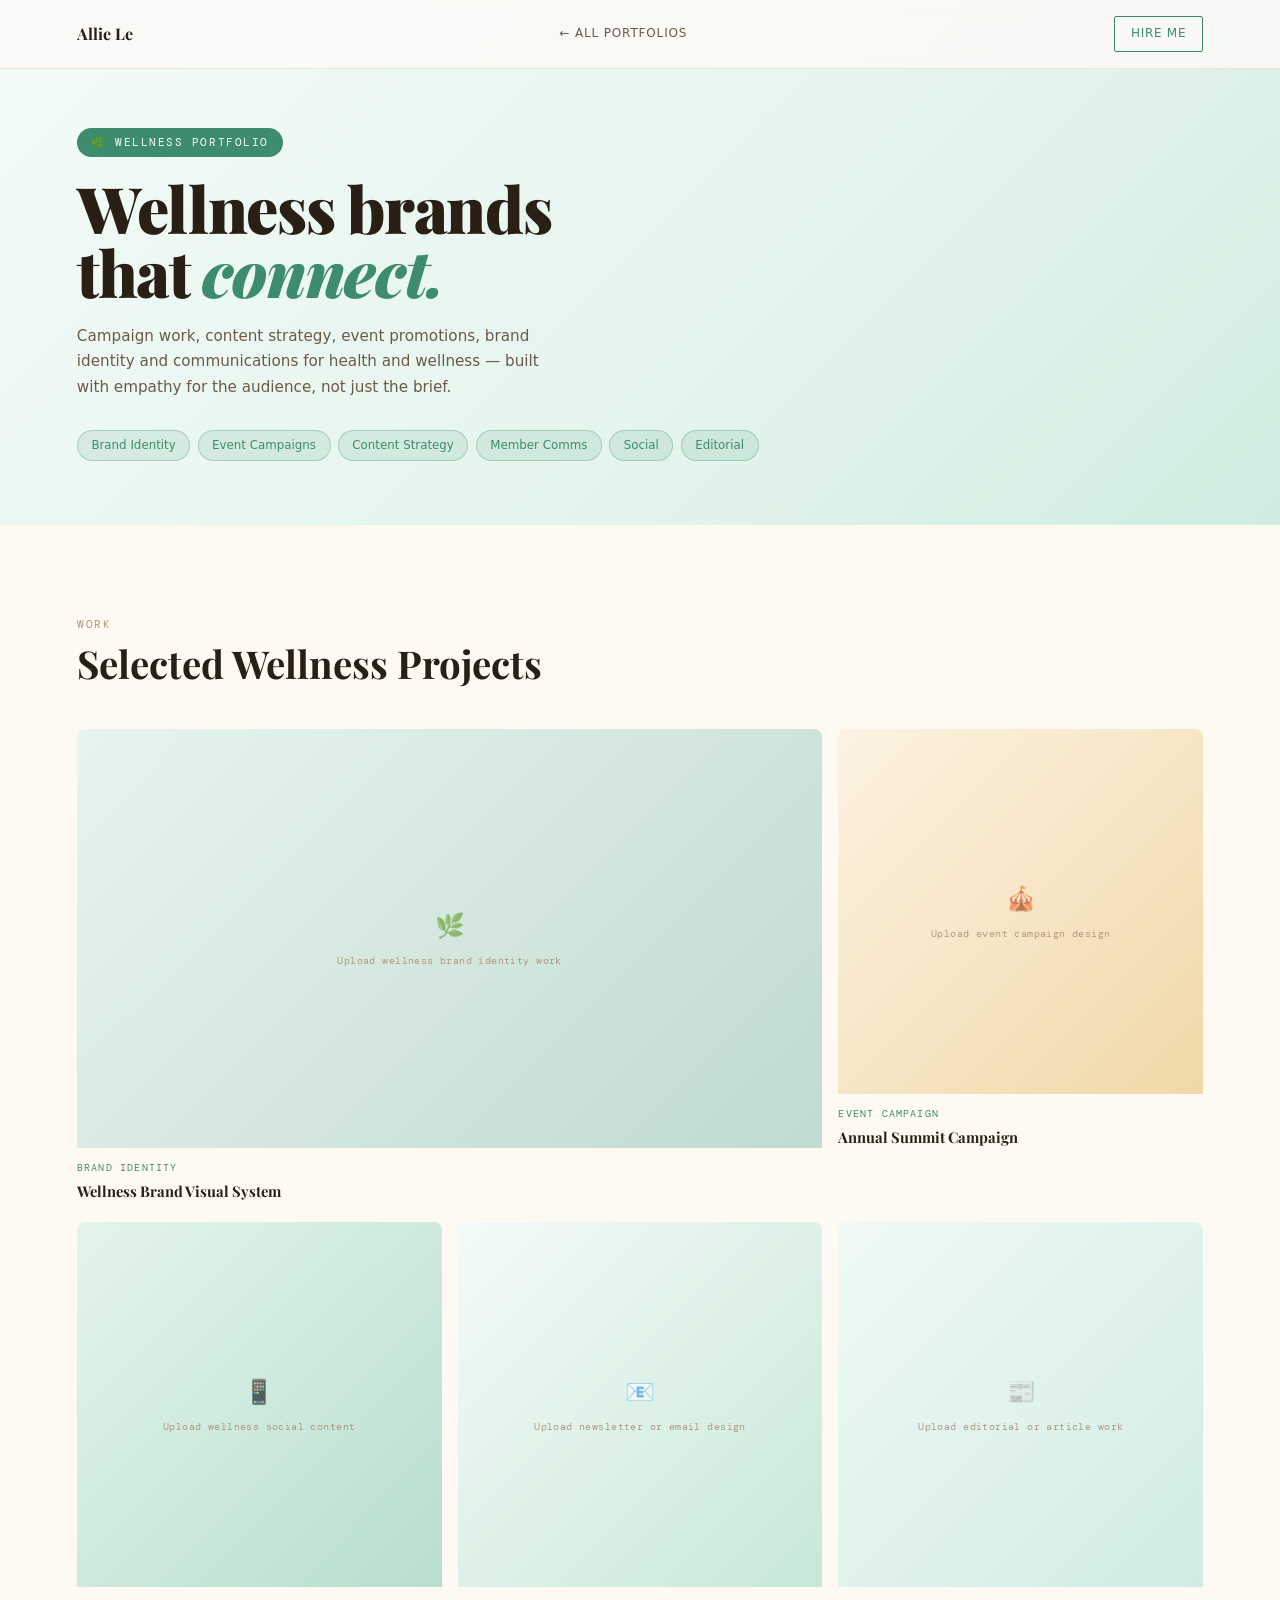
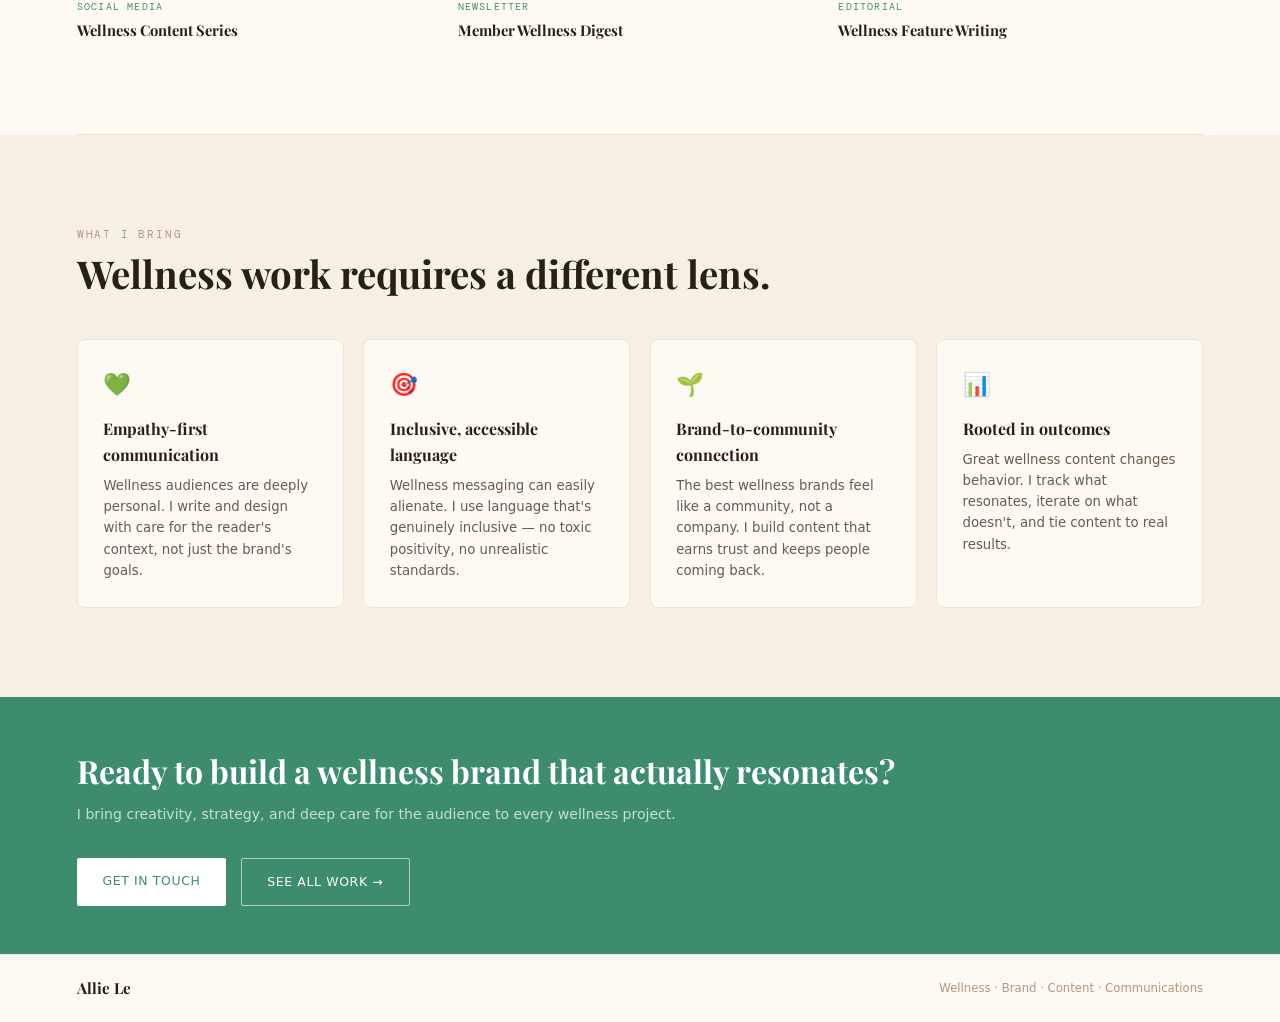
<file: wellness.html>
<!DOCTYPE html>
<html lang="en">
<head>
  <meta charset="UTF-8"/><meta name="viewport" content="width=device-width,initial-scale=1.0"/>
  <title>Allie Le — Wellness Brand Portfolio</title>
  <link rel="preconnect" href="https://fonts.googleapis.com"/><link rel="preconnect" href="https://fonts.gstatic.com" crossorigin/>
  <link href="https://fonts.googleapis.com/css2?family=Playfair+Display:ital,wght@0,400;0,700;0,900;1,400&family=DM+Sans:wght@300;400;500&family=DM+Mono:wght@400;500&display=swap" rel="stylesheet"/>
  <style>
    *,*::before,*::after{box-sizing:border-box;margin:0;padding:0}
    :root{--ink: var(--ink);--mid: var(--ink-mid);--lt: var(--ink-lt);--paper: var(--cream);--warm: var(--cream-dk);--line: var(--border);--acc:#3d8c6e}
    html{scroll-behavior:smooth}
    body{font-family:'DM Sans',sans-serif;background:var(--paper);color:var(--ink);font-size:clamp(15px,1.1vw,17px);line-height:1.65;overflow-x:hidden}
    ::selection{background:var(--acc);color:#fff}
    nav{position:fixed;top:0;left:0;right:0;z-index:100;display:flex;align-items:center;justify-content:space-between;padding:1rem clamp(1.5rem,6vw,5rem);background:rgba(250,249,247,.93);backdrop-filter:blur(10px);border-bottom:1px solid var(--line)}
    .logo{font-family:'Playfair Display',serif;font-size:1rem;font-weight:700;text-decoration:none;color:var(--ink)}
    .back{font-size:.75rem;font-weight:500;letter-spacing:.07em;text-transform:uppercase;text-decoration:none;color:var(--mid)}.back:hover{color:var(--ink)}
    .nav-r{font-size:.75rem;font-weight:500;letter-spacing:.06em;text-transform:uppercase;padding:.45rem 1rem;border:1.5px solid var(--acc);border-radius:2px;text-decoration:none;color:var(--acc);transition:background .2s,color .2s}.nav-r:hover{background:var(--acc);color:#fff}
    .track-hero{padding:clamp(6rem,10vw,9rem) clamp(1.5rem,6vw,5rem) clamp(3rem,5vw,5rem);background:linear-gradient(135deg,#f4fbf8 0%,#e4f5ed 60%,#d0ece0 100%)}
    .th-badge{display:inline-flex;align-items:center;gap:.5rem;background:var(--acc);color:#fff;font-family:'DM Mono',monospace;font-size:.68rem;letter-spacing:.14em;text-transform:uppercase;padding:.35rem .9rem;border-radius:100px;margin-bottom:1.2rem}
    .th-title{font-family:'Playfair Display',serif;font-size:clamp(2.5rem,5vw,5rem);font-weight:900;line-height:1;letter-spacing:-.02em;margin-bottom:1.2rem;max-width:14ch}
    .th-title em{font-style:italic;color:var(--acc)}
    .th-desc{font-size:clamp(.95rem,1.1vw,1.05rem);color:var(--mid);max-width:50ch;line-height:1.7;margin-bottom:1.8rem}
    .fp-row{display:flex;flex-wrap:wrap;gap:.45rem}
    .fp{font-size:.74rem;font-weight:500;padding:.3rem .85rem;border-radius:100px;background:rgba(61,140,110,.12);border:1px solid rgba(61,140,110,.3);color:var(--acc)}
    section{padding:clamp(3.5rem,7vw,6rem) clamp(1.5rem,6vw,5rem)}
    .s-eye{font-family:'DM Mono',monospace;font-size:.7rem;letter-spacing:.16em;text-transform:uppercase;color:var(--lt);margin-bottom:.55rem}
    .s-title{font-family:'Playfair Display',serif;font-size:clamp(1.7rem,3vw,2.7rem);font-weight:700;line-height:1.1;margin-bottom:clamp(2rem,3.5vw,3.5rem)}
    .div{height:1px;background:var(--line);margin:0 clamp(1.5rem,6vw,5rem)}
    .work-grid{display:grid;grid-template-columns:repeat(12,1fr);gap:1rem}
    .wi{border-radius:8px;overflow:hidden;cursor:pointer;transition:transform .3s;position:relative}
    .wi:hover{transform:scale(1.018)}.wi:hover .ov{opacity:1}
    .sp8{grid-column:span 8}.sp4{grid-column:span 4}.sp6{grid-column:span 6}
    .w-thumb{width:100%;aspect-ratio:16/9;display:flex;align-items:center;justify-content:center;flex-direction:column;gap:.4rem;position:relative}
    .sp4 .w-thumb{aspect-ratio:1}.sp6 .w-thumb{aspect-ratio:4/3}
    .w-meta{padding:.75rem 0 .15rem}
    .w-type{font-family:'DM Mono',monospace;font-size:.62rem;letter-spacing:.12em;text-transform:uppercase;color:var(--acc);margin-bottom:.18rem}
    .w-name{font-family:'Playfair Display',serif;font-size:.92rem;font-weight:700}
    .ov{position:absolute;inset:0;background:rgba(0,0,0,.25);opacity:0;transition:opacity .3s;display:flex;align-items:center;justify-content:center}
    .ov span{color:#fff;font-size:.72rem;font-weight:500;letter-spacing:.1em;text-transform:uppercase;border:1.5px solid rgba(255,255,255,.7);padding:.42rem 1rem;border-radius:2px}
    .ph{font-size:1.5rem;opacity:.6}.ph-h{font-size:.64rem;color:var(--lt);font-family:'DM Mono',monospace;letter-spacing:.04em}
    .bg1{background:linear-gradient(135deg,#e8f4ef,#c0dbd0)}.bg2{background:linear-gradient(135deg,#f0faf6,#d0ece2)}.bg3{background:linear-gradient(135deg,#e4f5ec,#b8dece)}.bg4{background:linear-gradient(135deg,#fdf3e3,#f0d9a8)}.bg5{background:linear-gradient(135deg,#f4fbf8,#c8e8d8)}
    #vals{background:var(--warm)}
    .val-grid{display:grid;grid-template-columns:repeat(auto-fit,minmax(240px,1fr));gap:1.2rem}
    .val-card{background:var(--paper);border:1px solid var(--line);border-radius:8px;padding:1.6rem}
    .vc-icon{font-size:1.4rem;margin-bottom:.8rem}
    .vc-t{font-family:'Playfair Display',serif;font-size:1rem;font-weight:700;margin-bottom:.4rem}
    .vc-d{font-size:.83rem;color:var(--mid);line-height:1.6}
    .cta-band{background:var(--acc);padding:3rem clamp(1.5rem,6vw,5rem);display:flex;align-items:center;justify-content:space-between;gap:2rem;flex-wrap:wrap}
    .cta-t{font-family:'Playfair Display',serif;font-size:clamp(1.4rem,2.5vw,2rem);font-weight:700;color:#fff}
    .cta-sub{color:rgba(255,255,255,.72);font-size:.88rem;margin-top:.3rem}
    .cta-btns{display:flex;gap:.9rem;flex-wrap:wrap}
    .btn-w{padding:.8rem 1.6rem;background:#fff;color:var(--acc);font-size:.78rem;font-weight:500;letter-spacing:.05em;text-transform:uppercase;text-decoration:none;border-radius:2px}.btn-w:hover{opacity:.88}
    .btn-wo{padding:.8rem 1.6rem;border:1.5px solid rgba(255,255,255,.6);color:#fff;font-size:.78rem;font-weight:500;letter-spacing:.05em;text-transform:uppercase;text-decoration:none;border-radius:2px}.btn-wo:hover{border-color:#fff}
    .mb{position:fixed;inset:0;background:rgba(0,0,0,.5);z-index:200;display:flex;align-items:center;justify-content:center;padding:2rem;opacity:0;pointer-events:none;transition:opacity .3s}
    .mb.open{opacity:1;pointer-events:all}
    .modal{background:var(--paper);border-radius:10px;max-width:620px;width:100%;padding:2.4rem;transform:translateY(20px);transition:transform .3s;max-height:88vh;overflow-y:auto}
    .mb.open .modal{transform:translateY(0)}
    .mc{float:right;background:none;border:none;font-size:1.2rem;cursor:pointer;color:var(--lt)}.mc:hover{color:var(--ink)}
    .m-cat{font-family:'DM Mono',monospace;font-size:.66rem;letter-spacing:.14em;text-transform:uppercase;color:var(--acc);margin-bottom:.45rem}
    .m-ttl{font-family:'Playfair Display',serif;font-size:1.5rem;font-weight:700;margin-bottom:.9rem}
    .m-body{font-size:.89rem;color:var(--mid);line-height:1.7}.m-body p{margin-bottom:.75rem}
    .uph{background:var(--warm);border:1.5px dashed var(--line);border-radius:6px;padding:1rem;margin-top:1rem;font-size:.78rem;color:var(--lt);text-align:center;font-family:'DM Mono',monospace}
    footer{border-top:1px solid var(--line);padding:1.3rem clamp(1.5rem,6vw,5rem);display:flex;justify-content:space-between;align-items:center;flex-wrap:wrap;gap:1rem}
    .f-name{font-family:'Playfair Display',serif;font-size:.95rem;font-weight:700}
    .f-note{font-size:.73rem;color:var(--lt)}
    .fu{opacity:0;transform:translateY(22px);transition:opacity .6s ease,transform .6s ease}
    .fu.vis{opacity:1;transform:none}
    @media(max-width:900px){.sp8,.sp4,.sp6{grid-column:span 12}}
  </style>
  <link rel="stylesheet" href="brand.css"/>
</head>
<body>
<nav>
  <a class="logo" href="index.html">Allie Le</a>
  <a class="back" href="index.html">← All Portfolios</a>
  <a class="nav-r" href="mailto:alliele.connect@gmail.com?subject=Let's Work Together">Hire Me</a>
</nav>

<div class="track-hero">
  <div class="fu">
    <div class="th-badge">🌿 Wellness Portfolio</div>
    <h1 class="th-title">Wellness brands<br>that <em>connect.</em></h1>
    <p class="th-desc">Campaign work, content strategy, event promotions, brand identity and communications for health and wellness — built with empathy for the audience, not just the brief.</p>
    <div class="fp-row">
      <span class="fp">Brand Identity</span><span class="fp">Event Campaigns</span><span class="fp">Content Strategy</span><span class="fp">Member Comms</span><span class="fp">Social</span><span class="fp">Editorial</span>
    </div>
  </div>
</div>

<section>
  <p class="s-eye fu">Work</p>
  <h2 class="s-title fu">Selected Wellness Projects</h2>
  <div class="work-grid">
    <div class="wi sp8 fu" onclick="openModal('brand')"><div class="w-thumb bg1"><p class="ph">🌿</p><p class="ph-h">Upload wellness brand identity work</p><div class="ov"><span>View Project</span></div></div><div class="w-meta"><p class="w-type">Brand Identity</p><p class="w-name">Wellness Brand Visual System</p></div></div>
    <div class="wi sp4 fu" onclick="openModal('event')"><div class="w-thumb bg4"><p class="ph">🎪</p><p class="ph-h">Upload event campaign design</p><div class="ov"><span>View Project</span></div></div><div class="w-meta"><p class="w-type">Event Campaign</p><p class="w-name">Annual Summit Campaign</p></div></div>
    <div class="wi sp4 fu" onclick="openModal('social')"><div class="w-thumb bg3"><p class="ph">📱</p><p class="ph-h">Upload wellness social content</p><div class="ov"><span>View Project</span></div></div><div class="w-meta"><p class="w-type">Social Media</p><p class="w-name">Wellness Content Series</p></div></div>
    <div class="wi sp4 fu" onclick="openModal('nl')"><div class="w-thumb bg5"><p class="ph">📧</p><p class="ph-h">Upload newsletter or email design</p><div class="ov"><span>View Project</span></div></div><div class="w-meta"><p class="w-type">Newsletter</p><p class="w-name">Member Wellness Digest</p></div></div>
    <div class="wi sp4 fu" onclick="openModal('edit')"><div class="w-thumb bg2"><p class="ph">📰</p><p class="ph-h">Upload editorial or article work</p><div class="ov"><span>View Project</span></div></div><div class="w-meta"><p class="w-type">Editorial</p><p class="w-name">Wellness Feature Writing</p></div></div>
  </div>
</section>

<div class="div"></div>

<section id="vals">
  <p class="s-eye fu">What I Bring</p>
  <h2 class="s-title fu">Wellness work requires a different lens.</h2>
  <div class="val-grid">
    <div class="val-card fu"><p class="vc-icon">💚</p><p class="vc-t">Empathy-first communication</p><p class="vc-d">Wellness audiences are deeply personal. I write and design with care for the reader's context, not just the brand's goals.</p></div>
    <div class="val-card fu"><p class="vc-icon">🎯</p><p class="vc-t">Inclusive, accessible language</p><p class="vc-d">Wellness messaging can easily alienate. I use language that's genuinely inclusive — no toxic positivity, no unrealistic standards.</p></div>
    <div class="val-card fu"><p class="vc-icon">🌱</p><p class="vc-t">Brand-to-community connection</p><p class="vc-d">The best wellness brands feel like a community, not a company. I build content that earns trust and keeps people coming back.</p></div>
    <div class="val-card fu"><p class="vc-icon">📊</p><p class="vc-t">Rooted in outcomes</p><p class="vc-d">Great wellness content changes behavior. I track what resonates, iterate on what doesn't, and tie content to real results.</p></div>
  </div>
</section>

<div class="cta-band">
  <div>
    <p class="cta-t">Ready to build a wellness brand that actually resonates?</p>
    <p class="cta-sub">I bring creativity, strategy, and deep care for the audience to every wellness project.</p>
  </div>
  <div class="cta-btns">
    <a class="btn-w" href="mailto:alliele.connect@gmail.com?subject=Let's Work Together">Get in Touch</a>
    <a class="btn-wo" href="index.html">See All Work →</a>
  </div>
</div>

<footer><span class="f-name">Allie Le</span><span class="f-note">Wellness · Brand · Content · Communications</span></footer>

<div class="mb" id="mb" onclick="if(event.target.id==='mb')closeModal()">
  <div class="modal"><button class="mc" onclick="closeModal()">✕</button><p class="m-cat" id="mCat"></p><h3 class="m-ttl" id="mTtl"></h3><div class="m-body" id="mBody"></div></div>
</div>
<script>
const md={
  brand:{cat:"Brand Identity",t:"Wellness Brand Visual System",b:`<p>A complete visual identity for a wellness brand — logo, color palette, typography, social templates and brand guidelines. Designed to feel approachable, aspirational, and trustworthy.</p><div class="uph">📁 Upload brand files, PDFs, or screenshots here.</div>`},
  event:{cat:"Event Campaign",t:"Annual Wellness Summit",b:`<p>Full campaign for a flagship wellness event — visual identity, email invitations, social graphics, landing page copy, and day-of signage. Drove record attendance.</p><div class="uph">📁 Upload campaign materials, PDFs, or photos of the event here.</div>`},
  social:{cat:"Social Media",t:"Wellness Content Series",b:`<p>A recurring content series for a wellness brand's social channels — combining education, inspiration, and community engagement in a consistent visual style.</p><div class="uph">📁 Upload social content examples, a content calendar, or screenshots here.</div>`},
  nl:{cat:"Newsletter",t:"Member Wellness Digest",b:`<p>Monthly member newsletter for a wellness organization — combining program updates, educational content, and community highlights in a format people actually read.</p><div class="uph">📁 Upload your newsletter PDF, screenshot, or paste copy here.</div>`},
  edit:{cat:"Editorial",t:"Wellness Feature Writing",b:`<p>Long-form editorial writing for wellness publications — feature articles, expert Q&As, and member spotlights written with journalistic quality and brand voice.</p><div class="uph">📁 Upload your article text, PDFs, or links to published pieces here.</div>`},
};
function openModal(id){const d=md[id];if(!d)return;document.getElementById('mCat').textContent=d.cat;document.getElementById('mTtl').textContent=d.t;document.getElementById('mBody').innerHTML=d.b;document.getElementById('mb').classList.add('open');document.body.style.overflow='hidden';}
function closeModal(){document.getElementById('mb').classList.remove('open');document.body.style.overflow='';}
const obs=new IntersectionObserver(es=>es.forEach(e=>{if(e.isIntersecting)e.target.classList.add('vis')}),{threshold:.08});
document.querySelectorAll('.fu').forEach(el=>obs.observe(el));
</script>
</body>
</html>
</file>
<file: brand.css>
/* ═══════════════════════════════════════════════════════════
   ALLIE LE — BRAND KIT v2
   Base: Warm Brown · Lilac · Orange · Peach
   Pops: Teal · Yellow · Green · Rose
   Source: Looka Quirky Brand Palettes
   ═══════════════════════════════════════════════════════════ */

:root {

  /* ── PRIMARY PALETTE (bottom-left from Looka) ── */
  --brown:        #7A6043;   /* warm anchor — headers, dark text */
  --brown-dk:     #5C4730;   /* deeper brown for hover */
  --brown-lt:     #EDE0CF;   /* pale brown tint */

  --lilac:        #C88BDB;   /* primary accent — lilac/purple */
  --lilac-dk:     #A665C4;   /* deeper lilac */
  --lilac-lt:     #F3E4FA;   /* soft lilac tint */
  --lilac-line:   #DFB8F0;   /* lilac border */

  --orange:       #FFA046;   /* secondary accent — warm orange */
  --orange-dk:    #E07E20;   /* deeper orange */
  --orange-lt:    #FFF0DC;   /* orange tint */
  --orange-line:  #FFD09A;   /* orange border */

  --peach:        #FFDDB8;   /* background accent — soft peach */
  --cream:        #FFF9F3;   /* page background */
  --cream-dk:     #F7EFE3;   /* card/section background */
  --cream-line:   #EDE4D8;   /* dividers */

  /* ── POP COLORS (pulled from other Looka palettes) ── */
  --teal:         #117660;   /* pop — teal green */
  --teal-lt:      #D4F0E8;
  --yellow:       #FFD769;   /* pop — golden yellow */
  --yellow-lt:    #FFF8DC;
  --forest:       #4F6E3B;   /* pop — olive/forest */
  --rose:         #FF9EED;   /* pop — playful rose pink */
  --cobalt:       #6099FF;   /* pop — bright blue */

  /* ── INK / NEUTRALS ── */
  --ink:          #2A1F14;   /* warm near-black */
  --ink-mid:      #6B5A48;   /* body text */
  --ink-lt:       #B09882;   /* captions, labels */
  --white:        #FFFFFF;

  /* ── SEMANTIC ALIASES ── */
  --bg:           var(--cream);
  --bg-card:      var(--white);
  --bg-section:   var(--cream-dk);
  --bg-dark:      var(--brown);

  --text:         var(--ink);
  --text-mid:     var(--ink-mid);
  --text-lt:      var(--ink-lt);

  --accent:       var(--lilac);
  --accent-dk:    var(--lilac-dk);
  --accent2:      var(--orange);
  --accent2-dk:   var(--orange-dk);

  --border:       var(--cream-line);
  --border-focus: var(--lilac);

  /* ── TYPOGRAPHY ── */
  --font-display: 'Fraunces', Georgia, serif;
  --font-body:    'Outfit', system-ui, sans-serif;
  --font-mono:    'DM Mono', 'Courier New', monospace;

  /* ── SPACING ── */
  --pad:          clamp(1.4rem, 5.5vw, 4.5rem);
  --radius:       10px;
  --radius-lg:    16px;
  --radius-pill:  100px;
}

/* ── BASE RESETS ── */
*, *::before, *::after { box-sizing: border-box; margin: 0; padding: 0; }
html { scroll-behavior: smooth; -webkit-text-size-adjust: 100%; }
body {
  font-family: var(--font-body);
  background: var(--bg);
  color: var(--text);
  font-size: clamp(14px, 1vw, 16px);
  line-height: 1.65;
  overflow-x: hidden;
}
::selection { background: var(--lilac); color: #fff; }
img { display: block; max-width: 100%; }

/* ── SHARED NAV ── */
.al-nav {
  position: fixed; top: 0; left: 0; right: 0; z-index: 100;
  display: flex; align-items: center; justify-content: space-between;
  padding: .9rem var(--pad);
  background: rgba(255,249,243,.95);
  backdrop-filter: blur(14px);
  border-bottom: 1px solid var(--border);
}
.al-nav-logo {
  font-family: var(--font-display); font-size: 1.1rem; font-weight: 500;
  text-decoration: none; color: var(--ink);
}
.al-nav-back {
  font-size: .7rem; font-weight: 500; letter-spacing: .1em;
  text-transform: uppercase; text-decoration: none; color: var(--text-mid);
  transition: color .2s;
}
.al-nav-back:hover { color: var(--lilac-dk); }
.al-nav-cta {
  font-size: .7rem; font-weight: 600; letter-spacing: .07em;
  text-transform: uppercase; padding: .44rem 1.1rem;
  background: var(--lilac); color: #fff;
  border-radius: var(--radius-pill); text-decoration: none;
  transition: background .2s, transform .15s;
}
.al-nav-cta:hover { background: var(--lilac-dk); transform: translateY(-1px); }

/* ── BUTTONS ── */
.btn-primary {
  display: inline-block; padding: .82rem 1.8rem;
  background: var(--brown); color: var(--white);
  font-family: var(--font-body); font-size: .78rem; font-weight: 600;
  letter-spacing: .06em; text-transform: uppercase;
  text-decoration: none; border-radius: var(--radius-pill);
  border: none; cursor: pointer;
  transition: background .2s, transform .15s;
}
.btn-primary:hover { background: var(--brown-dk); transform: translateY(-1px); }

.btn-lilac {
  display: inline-block; padding: .82rem 1.8rem;
  background: var(--lilac); color: #fff;
  font-family: var(--font-body); font-size: .78rem; font-weight: 600;
  letter-spacing: .06em; text-transform: uppercase;
  text-decoration: none; border-radius: var(--radius-pill);
  border: none; cursor: pointer;
  transition: background .2s, transform .15s;
}
.btn-lilac:hover { background: var(--lilac-dk); transform: translateY(-1px); }

.btn-orange {
  display: inline-block; padding: .82rem 1.8rem;
  background: var(--orange); color: var(--brown);
  font-family: var(--font-body); font-size: .78rem; font-weight: 700;
  letter-spacing: .06em; text-transform: uppercase;
  text-decoration: none; border-radius: var(--radius-pill);
  border: none; cursor: pointer;
  transition: background .2s, transform .15s;
}
.btn-orange:hover { background: var(--orange-dk); color: #fff; transform: translateY(-1px); }

.btn-outline {
  display: inline-block; padding: .82rem 1.8rem;
  border: 1.5px solid var(--cream-line); color: var(--ink);
  font-family: var(--font-body); font-size: .78rem; font-weight: 600;
  letter-spacing: .06em; text-transform: uppercase;
  text-decoration: none; border-radius: var(--radius-pill);
  background: transparent;
  transition: border-color .2s, color .2s;
}
.btn-outline:hover { border-color: var(--lilac); color: var(--lilac-dk); }

/* ── EYEBROW LABELS ── */
.eyebrow {
  font-family: var(--font-mono); font-size: .62rem;
  letter-spacing: .2em; text-transform: uppercase; color: var(--ink-lt);
  margin-bottom: .55rem;
}
.eyebrow-lilac  { color: var(--lilac-dk); }
.eyebrow-orange { color: var(--orange-dk); }
.eyebrow-teal   { color: var(--teal); }

/* ── DIVIDER ── */
.al-divider { height: 1px; background: var(--border); }
.al-divider-pad { margin: 0 var(--pad); }

/* ── CHIP / TAG ── */
.al-chip {
  display: inline-block; font-family: var(--font-mono); font-size: .62rem;
  letter-spacing: .04em; padding: .26rem .75rem;
  border-radius: var(--radius-pill);
  background: var(--cream-dk); border: 1px solid var(--border);
  color: var(--ink-mid);
}
.al-chip-lilac  { background: var(--lilac-lt);  border-color: var(--lilac-line);  color: var(--lilac-dk); }
.al-chip-orange { background: var(--orange-lt); border-color: var(--orange-line); color: var(--orange-dk); }
.al-chip-teal   { background: var(--teal-lt);   border-color: #9AD8C8;            color: var(--teal); }

/* ── CARD ── */
.al-card {
  background: var(--bg-card); border: 1px solid var(--border);
  border-radius: var(--radius); overflow: hidden;
  transition: transform .3s, box-shadow .3s;
}
.al-card:hover {
  transform: translateY(-4px);
  box-shadow: 0 16px 44px rgba(122,96,67,.1);
}

/* ── AVAILABILITY DOT ── */
.avail-dot {
  display: inline-block; width: 7px; height: 7px;
  border-radius: 50%; background: #4ade80;
  animation: avail-pulse 2s ease-in-out infinite;
}
@keyframes avail-pulse {
  0%,100% { box-shadow: 0 0 0 0 rgba(74,222,128,.45); }
  50%      { box-shadow: 0 0 0 5px rgba(74,222,128,0); }
}

/* ── FOOTER ── */
.al-footer {
  border-top: 1px solid var(--border);
  padding: 1.3rem var(--pad);
  display: flex; justify-content: space-between;
  align-items: center; flex-wrap: wrap; gap: 1rem;
}
.al-footer-name {
  font-family: var(--font-display); font-size: .98rem; font-weight: 500;
}
.al-footer-note { font-size: .68rem; color: var(--ink-lt); }

/* ── FADE-UP ── */
.fu {
  opacity: 1;
  transform: none;
  transition: opacity .65s ease, transform .65s ease;
}
.fu.vis {
  opacity: 1;
  transform: none;
}

/* ── FADE STAGGER HELPERS ── */
.fu-1 { transition-delay: .1s; }
.fu-2 { transition-delay: .2s; }
.fu-3 { transition-delay: .3s; }
.fu-4 { transition-delay: .4s; }
</file>
